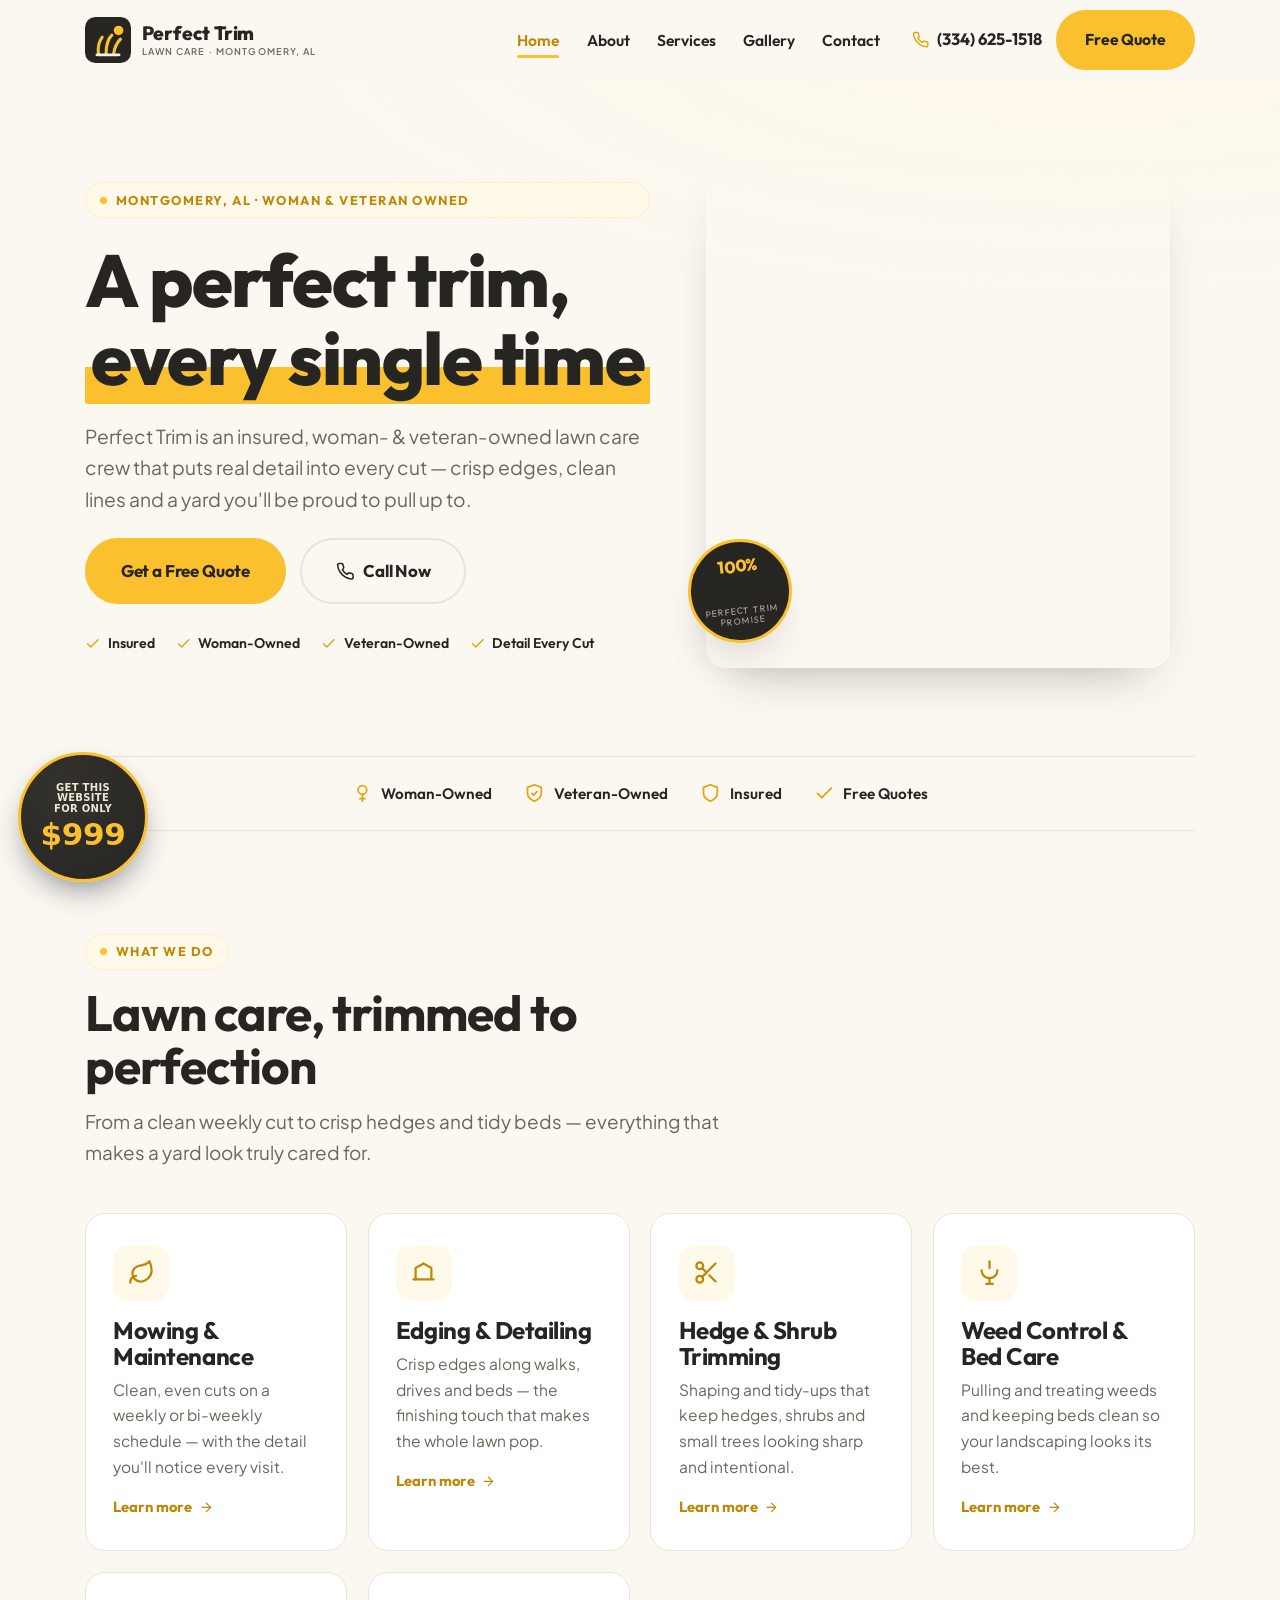
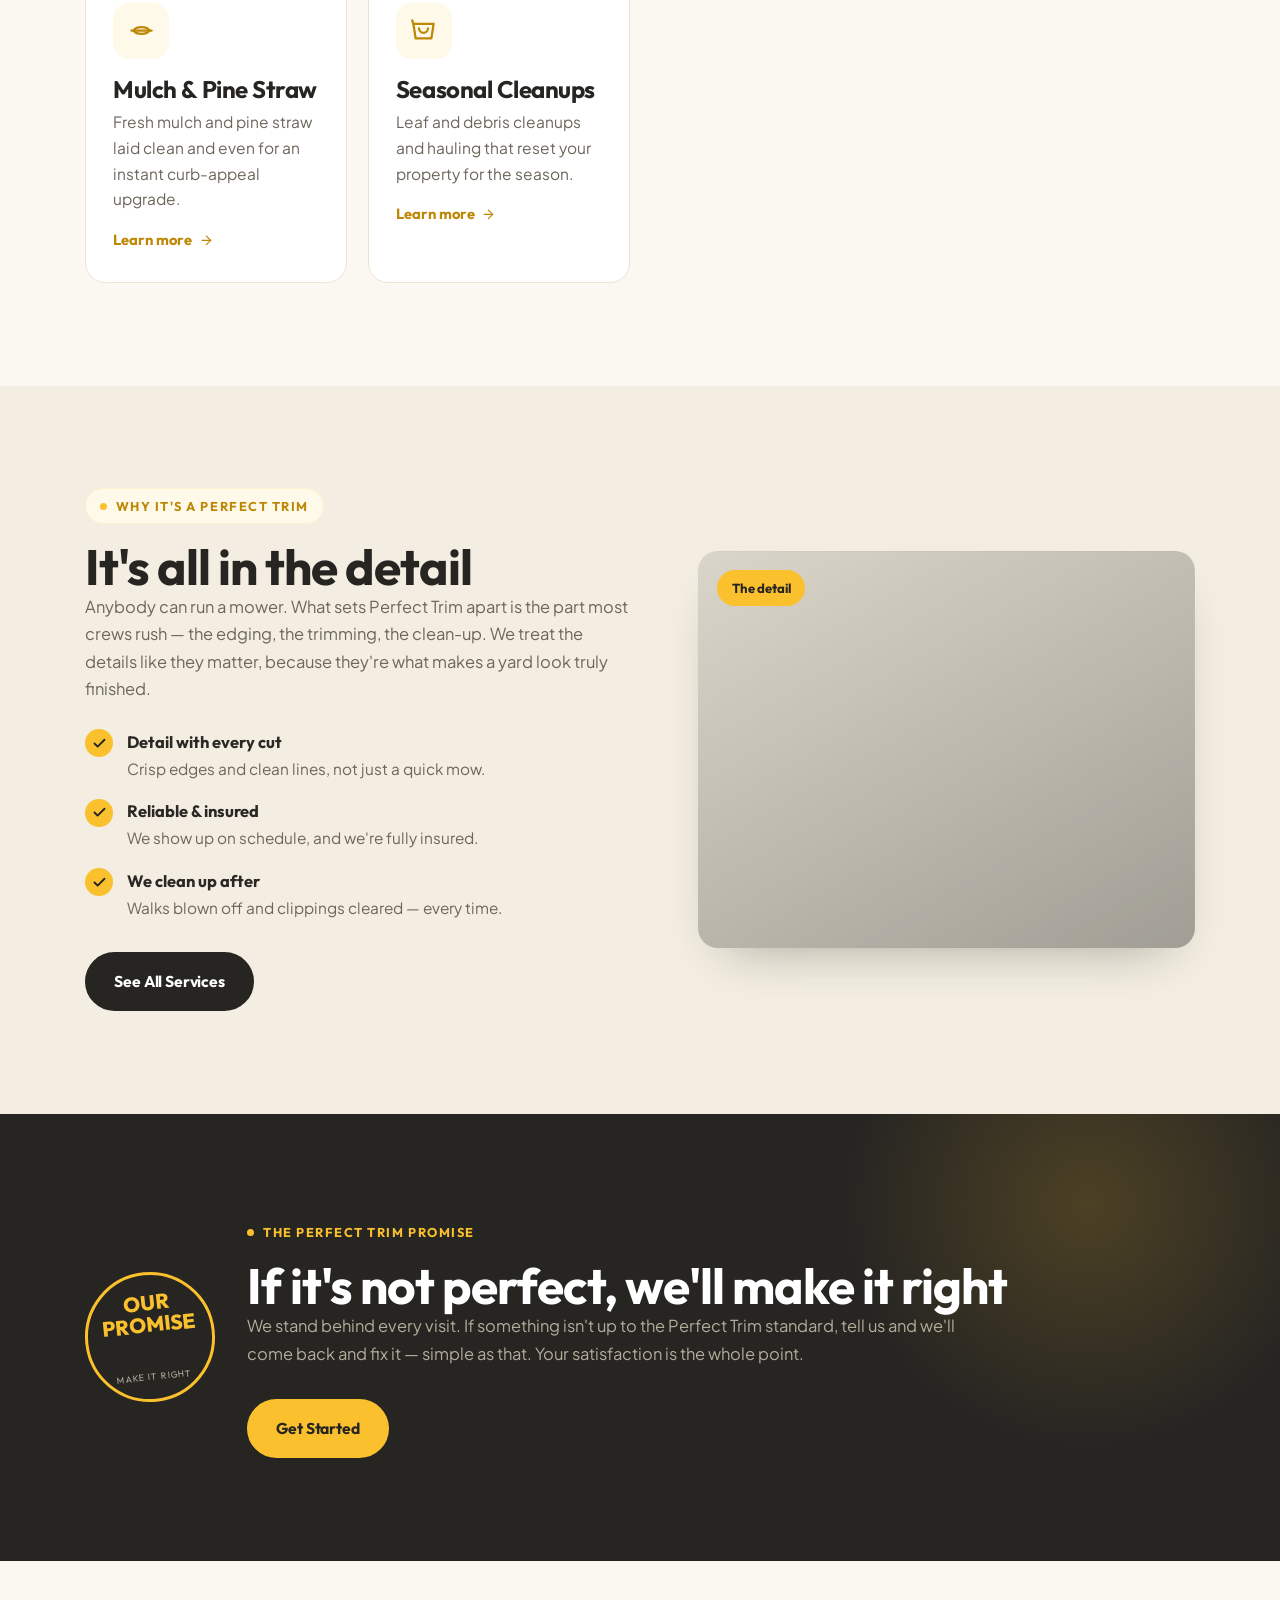
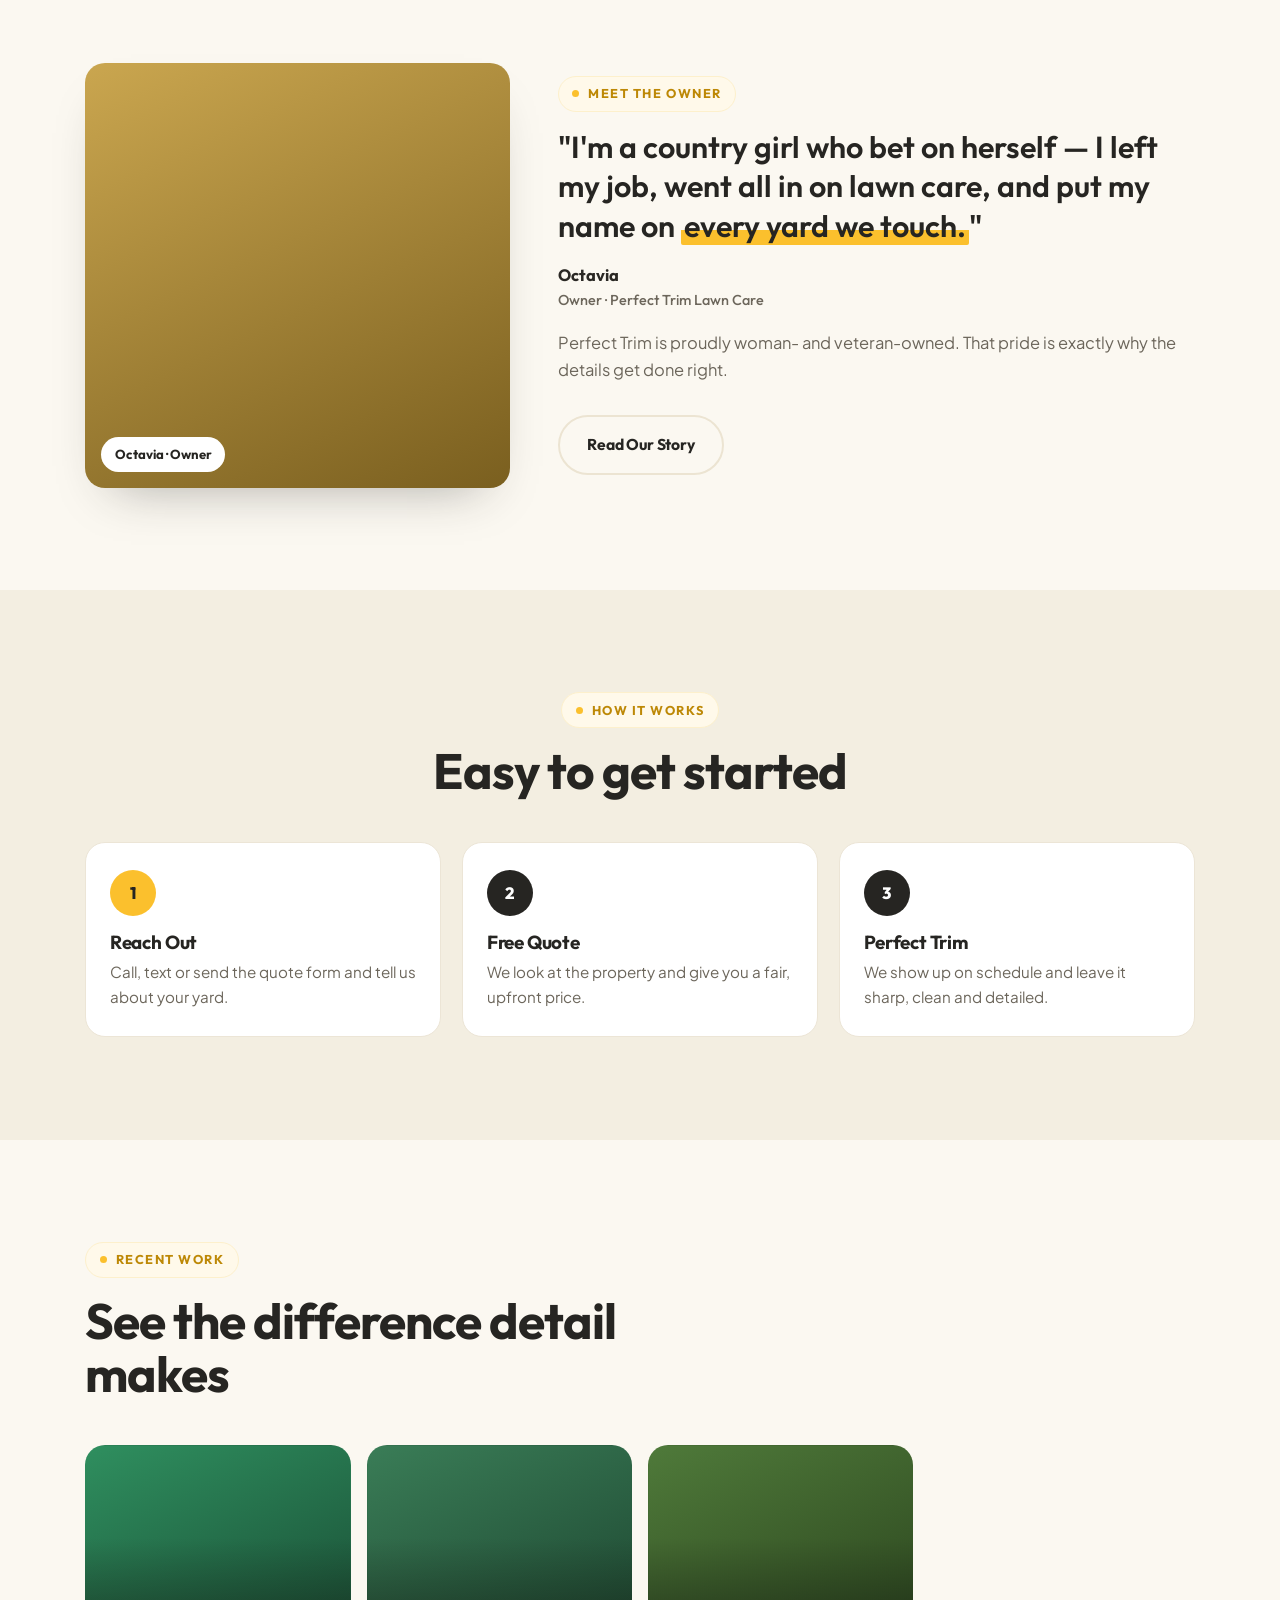
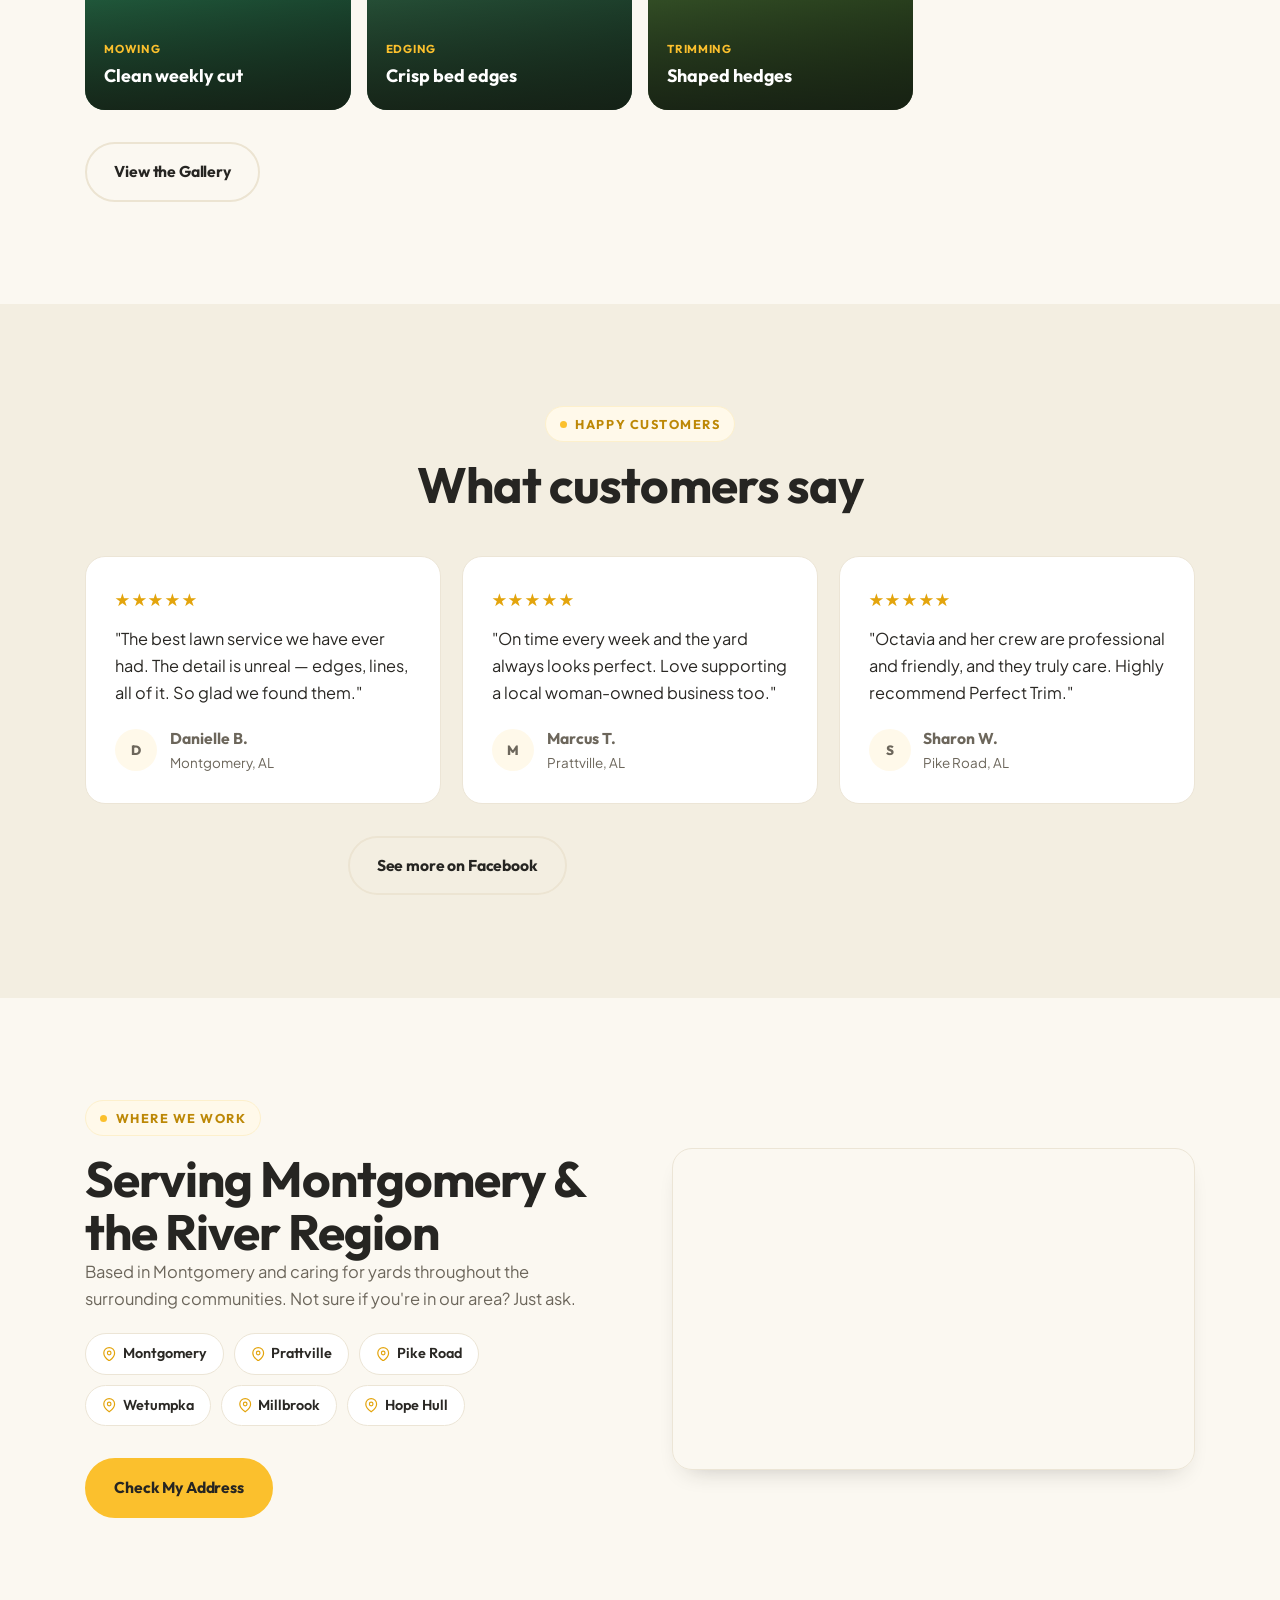
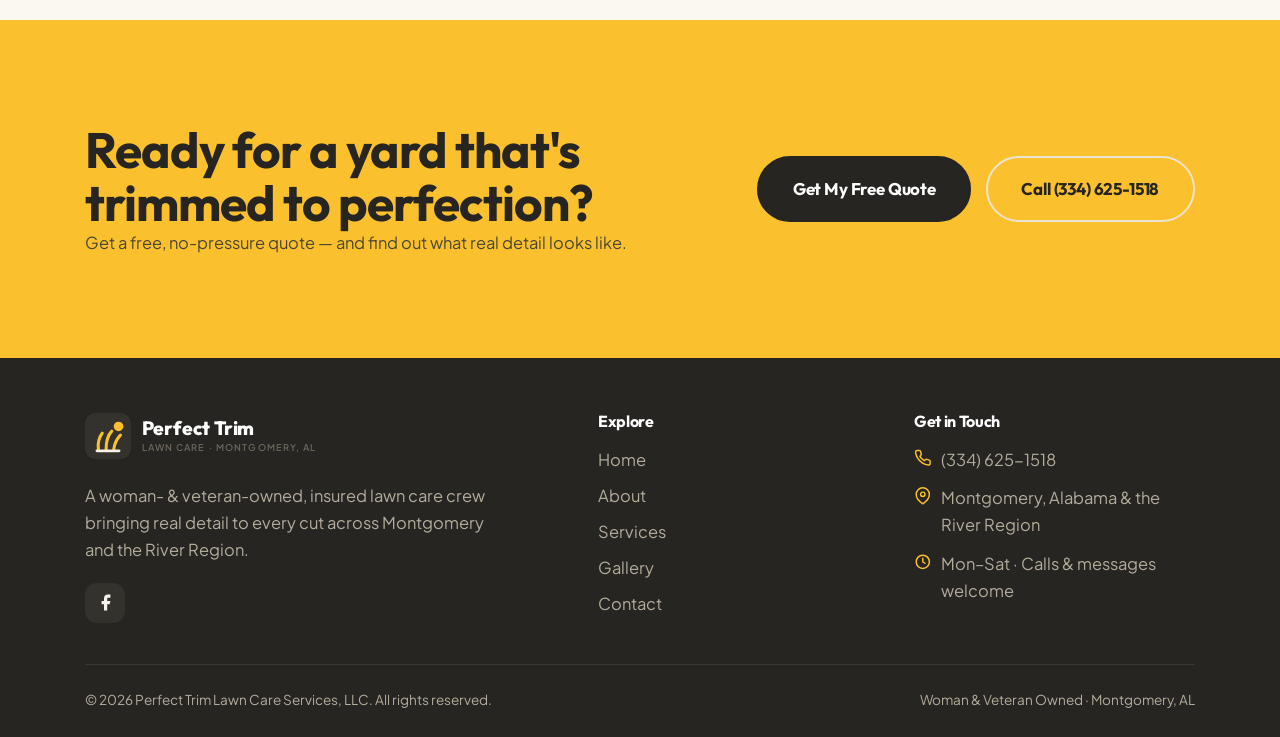
<file: index.html>
<!DOCTYPE html>
<html lang="en" class="no-js">
<head>
  <meta charset="UTF-8" />
  <meta name="viewport" content="width=device-width, initial-scale=1.0" />
  <title>Perfect Trim Lawn Care Services | Montgomery, AL — Woman &amp; Veteran Owned</title>
  <meta name="description" content="Perfect Trim Lawn Care Services is a woman & veteran-owned, insured lawn care crew in Montgomery, AL. Mowing, edging, trimming, beds & cleanups — detail with every cut. Free quotes: (334) 625-1518." />
  <meta name="theme-color" content="#fbc02d" />
  <link rel="canonical" href="https://perfecttrimlawncare.example/" />

  <meta property="og:title" content="Perfect Trim Lawn Care Services — Montgomery, AL" />
  <meta property="og:description" content="A perfect trim, every time. Woman & veteran-owned, insured lawn care serving Montgomery & the River Region." />
  <meta property="og:type" content="website" />
  <meta property="og:locale" content="en_US" />

  <link rel="icon" href="assets/icons/favicon.svg" type="image/svg+xml" />
  <link rel="preconnect" href="https://fonts.googleapis.com" />
  <link rel="preconnect" href="https://fonts.gstatic.com" crossorigin />
  <link href="https://fonts.googleapis.com/css2?family=Outfit:wght@500;600;700;800&family=Plus+Jakarta+Sans:wght@400;500;600;700&display=swap" rel="stylesheet" />
  <link rel="stylesheet" href="css/style.css" />

  <script type="application/ld+json">
  {
    "@context": "https://schema.org",
    "@type": "LandscapingBusiness",
    "name": "Perfect Trim Lawn Care Services, LLC",
    "telephone": "+1-334-625-1518",
    "address": { "@type": "PostalAddress", "addressLocality": "Montgomery", "addressRegion": "AL", "addressCountry": "US" },
    "areaServed": "Montgomery & the River Region, Alabama",
    "sameAs": ["https://www.facebook.com/PerfectTrimLLC/"],
    "description": "Woman & veteran-owned, insured lawn care serving Montgomery and the River Region — mowing, edging, trimming, beds and cleanups."
  }
  </script>
</head>
<body>
  <a class="skip-link" href="#main">Skip to content</a>

  <!-- ===================== HEADER ===================== -->
  <header class="header">
    <div class="container">
      <nav class="nav" aria-label="Primary">
        <a href="index.html" class="logo" aria-label="Perfect Trim Lawn Care — home">
          <svg class="logo__mark" viewBox="0 0 48 48" aria-hidden="true">
            <rect width="48" height="48" rx="11" fill="#262522"/>
            <circle cx="35" cy="14" r="5" fill="#fbc02d"/>
            <g fill="none" stroke="#fbc02d" stroke-width="3.2" stroke-linecap="round"><path d="M14 38 C 13 30, 15 25, 18 21"/><path d="M22 38 C 22 28, 24 23, 28 19"/><path d="M30 38 C 31 30, 34 26, 37 23"/></g>
            <rect x="11" y="38" width="26" height="3" rx="1.5" fill="#f6f2e9"/>
          </svg>
          <span class="logo__name">Perfect Trim<small>Lawn Care · Montgomery, AL</small></span>
        </a>
        <div class="nav__menu" id="nav-menu">
          <ul class="nav__links">
            <li><a class="nav__link" href="index.html">Home</a></li>
            <li><a class="nav__link" href="about.html">About</a></li>
            <li><a class="nav__link" href="services.html">Services</a></li>
            <li><a class="nav__link" href="gallery.html">Gallery</a></li>
            <li><a class="nav__link" href="contact.html">Contact</a></li>
          </ul>
          <div class="nav__actions">
            <a href="tel:+13346251518" class="nav__phone" aria-label="Call (334) 625-1518">
              <svg viewBox="0 0 24 24" fill="none" stroke="currentColor" stroke-width="2" stroke-linecap="round" stroke-linejoin="round" aria-hidden="true"><path d="M22 16.92v3a2 2 0 0 1-2.18 2 19.79 19.79 0 0 1-8.63-3.07 19.5 19.5 0 0 1-6-6 19.79 19.79 0 0 1-3.07-8.67A2 2 0 0 1 4.11 2h3a2 2 0 0 1 2 1.72c.13.96.36 1.9.7 2.81a2 2 0 0 1-.45 2.11L8.09 9.91a16 16 0 0 0 6 6l1.27-1.27a2 2 0 0 1 2.11-.45c.91.34 1.85.57 2.81.7A2 2 0 0 1 22 16.92Z"/></svg>
              (334) 625-1518
            </a>
            <a href="contact.html" class="btn">Free Quote</a>
          </div>
        </div>
        <button class="nav__toggle" aria-label="Toggle menu" aria-controls="nav-menu" aria-expanded="false"><span></span></button>
      </nav>
    </div>
  </header>
  <div class="nav-scrim" aria-hidden="true"></div>

  <main id="main">

    <!-- ===================== HERO ===================== -->
    <section class="hero">
      <div class="container hero__inner">
        <div class="hero__copy">
          <span class="eyebrow reveal">Montgomery, AL · Woman &amp; Veteran Owned</span>
          <h1 class="reveal" data-delay="1">A perfect trim, <span class="hl-mark">every single time</span></h1>
          <p class="hero__lead reveal" data-delay="2">Perfect Trim is an insured, woman- &amp; veteran-owned lawn care crew that puts real detail into every cut — crisp edges, clean lines and a yard you'll be proud to pull up to.</p>
          <div class="hero__actions reveal" data-delay="3">
            <a href="contact.html" class="btn btn--lg">Get a Free Quote</a>
            <a href="tel:+13346251518" class="btn btn--ghost btn--lg">
              <svg viewBox="0 0 24 24" fill="none" stroke="currentColor" stroke-width="2" stroke-linecap="round" stroke-linejoin="round" aria-hidden="true"><path d="M22 16.92v3a2 2 0 0 1-2.18 2 19.79 19.79 0 0 1-8.63-3.07 19.5 19.5 0 0 1-6-6 19.79 19.79 0 0 1-3.07-8.67A2 2 0 0 1 4.11 2h3a2 2 0 0 1 2 1.72c.13.96.36 1.9.7 2.81a2 2 0 0 1-.45 2.11L8.09 9.91a16 16 0 0 0 6 6l1.27-1.27a2 2 0 0 1 2.11-.45c.91.34 1.85.57 2.81.7A2 2 0 0 1 22 16.92Z"/></svg>
              Call Now
            </a>
          </div>
          <div class="hero__chips reveal" data-delay="3">
            <span class="hero__chip"><svg viewBox="0 0 24 24" fill="none" stroke="currentColor" stroke-width="2.2" stroke-linecap="round" stroke-linejoin="round"><polyline points="20 6 9 17 4 12"/></svg>Insured</span>
            <span class="hero__chip"><svg viewBox="0 0 24 24" fill="none" stroke="currentColor" stroke-width="2.2" stroke-linecap="round" stroke-linejoin="round"><polyline points="20 6 9 17 4 12"/></svg>Woman-Owned</span>
            <span class="hero__chip"><svg viewBox="0 0 24 24" fill="none" stroke="currentColor" stroke-width="2.2" stroke-linecap="round" stroke-linejoin="round"><polyline points="20 6 9 17 4 12"/></svg>Veteran-Owned</span>
            <span class="hero__chip"><svg viewBox="0 0 24 24" fill="none" stroke="currentColor" stroke-width="2.2" stroke-linecap="round" stroke-linejoin="round"><polyline points="20 6 9 17 4 12"/></svg>Detail Every Cut</span>
          </div>
        </div>
        <div class="hero__visual reveal" data-delay="2">
          <!-- Replace background with a real freshly-trimmed lawn photo -->
          <div class="hero__img" role="img" aria-label="A freshly trimmed, detailed lawn"></div>
          <span class="hero__seal"><span class="seal"><b>100%</b><small>Perfect Trim Promise</small></span></span>
        </div>
      </div>
    </section>

    <!-- ===================== TRUST BAR ===================== -->
    <div class="container">
      <div class="trustbar">
        <span class="trustbar__item"><svg viewBox="0 0 24 24" fill="none" stroke="currentColor" stroke-width="2" stroke-linecap="round" stroke-linejoin="round"><circle cx="12" cy="8" r="5"/><path d="M12 13v8M9 18h6"/></svg>Woman-Owned</span>
        <span class="trustbar__item"><svg viewBox="0 0 24 24" fill="none" stroke="currentColor" stroke-width="2" stroke-linecap="round" stroke-linejoin="round"><path d="M12 2 4 5v6c0 5 3.4 8.5 8 10 4.6-1.5 8-5 8-10V5l-8-3Z"/><path d="m9 12 2 2 4-4"/></svg>Veteran-Owned</span>
        <span class="trustbar__item"><svg viewBox="0 0 24 24" fill="none" stroke="currentColor" stroke-width="2" stroke-linecap="round" stroke-linejoin="round"><path d="M12 2 4 5v6c0 5 3.4 8.5 8 10 4.6-1.5 8-5 8-10V5l-8-3Z"/></svg>Insured</span>
        <span class="trustbar__item"><svg viewBox="0 0 24 24" fill="none" stroke="currentColor" stroke-width="2" stroke-linecap="round" stroke-linejoin="round"><path d="M20 6 9 17l-5-5"/></svg>Free Quotes</span>
      </div>
    </div>

    <!-- ===================== SERVICES ===================== -->
    <section class="section" aria-labelledby="svc-h">
      <div class="container">
        <div class="section-head reveal">
          <span class="eyebrow">What We Do</span>
          <h2 id="svc-h" style="margin-top:1rem">Lawn care, trimmed to perfection</h2>
          <p class="lead">From a clean weekly cut to crisp hedges and tidy beds — everything that makes a yard look truly cared for.</p>
        </div>
        <div class="cards">
          <article class="card reveal">
            <div class="card__ic"><svg viewBox="0 0 24 24" fill="none" stroke="currentColor" stroke-width="2" stroke-linecap="round" stroke-linejoin="round"><path d="M11 20A7 7 0 0 1 9.8 6.1C15.5 5 17 4.48 19 2c1 2 2 4.18 2 8 0 5.5-4.78 10-10 10Z"/><path d="M2 21c0-3 1.85-5.36 5.08-6"/></svg></div>
            <h3>Mowing &amp; Maintenance</h3>
            <p>Clean, even cuts on a weekly or bi-weekly schedule — with the detail you'll notice every visit.</p>
            <a href="services.html#mowing" class="card__link">Learn more <svg viewBox="0 0 24 24" fill="none" stroke="currentColor" stroke-width="2" stroke-linecap="round" stroke-linejoin="round"><line x1="5" y1="12" x2="19" y2="12"/><polyline points="12 5 19 12 12 19"/></svg></a>
          </article>
          <article class="card reveal" data-delay="1">
            <div class="card__ic"><svg viewBox="0 0 24 24" fill="none" stroke="currentColor" stroke-width="2" stroke-linecap="round" stroke-linejoin="round"><path d="M3 18h18"/><path d="M5 18V8l7-4 7 4v10"/></svg></div>
            <h3>Edging &amp; Detailing</h3>
            <p>Crisp edges along walks, drives and beds — the finishing touch that makes the whole lawn pop.</p>
            <a href="services.html#edging" class="card__link">Learn more <svg viewBox="0 0 24 24" fill="none" stroke="currentColor" stroke-width="2" stroke-linecap="round" stroke-linejoin="round"><line x1="5" y1="12" x2="19" y2="12"/><polyline points="12 5 19 12 12 19"/></svg></a>
          </article>
          <article class="card reveal" data-delay="2">
            <div class="card__ic"><svg viewBox="0 0 24 24" fill="none" stroke="currentColor" stroke-width="2" stroke-linecap="round" stroke-linejoin="round"><circle cx="6" cy="6" r="3"/><circle cx="6" cy="18" r="3"/><line x1="20" y1="4" x2="8.12" y2="15.88"/><line x1="14.47" y1="14.48" x2="20" y2="20"/><line x1="8.12" y1="8.12" x2="12" y2="12"/></svg></div>
            <h3>Hedge &amp; Shrub Trimming</h3>
            <p>Shaping and tidy-ups that keep hedges, shrubs and small trees looking sharp and intentional.</p>
            <a href="services.html#trimming" class="card__link">Learn more <svg viewBox="0 0 24 24" fill="none" stroke="currentColor" stroke-width="2" stroke-linecap="round" stroke-linejoin="round"><line x1="5" y1="12" x2="19" y2="12"/><polyline points="12 5 19 12 12 19"/></svg></a>
          </article>
          <article class="card reveal">
            <div class="card__ic"><svg viewBox="0 0 24 24" fill="none" stroke="currentColor" stroke-width="2" stroke-linecap="round" stroke-linejoin="round"><path d="M12 2v6"/><path d="M5 10c0 4 3 7 7 7s7-3 7-7"/><path d="M9 22h6M12 17v5"/></svg></div>
            <h3>Weed Control &amp; Bed Care</h3>
            <p>Pulling and treating weeds and keeping beds clean so your landscaping looks its best.</p>
            <a href="services.html#weeds" class="card__link">Learn more <svg viewBox="0 0 24 24" fill="none" stroke="currentColor" stroke-width="2" stroke-linecap="round" stroke-linejoin="round"><line x1="5" y1="12" x2="19" y2="12"/><polyline points="12 5 19 12 12 19"/></svg></a>
          </article>
          <article class="card reveal" data-delay="1">
            <div class="card__ic"><svg viewBox="0 0 24 24" fill="none" stroke="currentColor" stroke-width="2" stroke-linecap="round" stroke-linejoin="round"><path d="M3 12h18"/><path d="M5 12c2-4 12-4 14 0"/><path d="M5 12c2 4 12 4 14 0"/></svg></div>
            <h3>Mulch &amp; Pine Straw</h3>
            <p>Fresh mulch and pine straw laid clean and even for an instant curb-appeal upgrade.</p>
            <a href="services.html#mulch" class="card__link">Learn more <svg viewBox="0 0 24 24" fill="none" stroke="currentColor" stroke-width="2" stroke-linecap="round" stroke-linejoin="round"><line x1="5" y1="12" x2="19" y2="12"/><polyline points="12 5 19 12 12 19"/></svg></a>
          </article>
          <article class="card reveal" data-delay="2">
            <div class="card__ic"><svg viewBox="0 0 24 24" fill="none" stroke="currentColor" stroke-width="2" stroke-linecap="round" stroke-linejoin="round"><path d="M3 6h18l-2 13H5L3 6z"/><path d="M3 6 2 3"/><path d="M16 10a4 4 0 0 1-8 0"/></svg></div>
            <h3>Seasonal Cleanups</h3>
            <p>Leaf and debris cleanups and hauling that reset your property for the season.</p>
            <a href="services.html#cleanups" class="card__link">Learn more <svg viewBox="0 0 24 24" fill="none" stroke="currentColor" stroke-width="2" stroke-linecap="round" stroke-linejoin="round"><line x1="5" y1="12" x2="19" y2="12"/><polyline points="12 5 19 12 12 19"/></svg></a>
          </article>
        </div>
      </div>
    </section>

    <!-- ===================== FEATURE ===================== -->
    <section class="section section--cream" aria-labelledby="feat-h">
      <div class="container split split--media-right">
        <div class="reveal">
          <span class="eyebrow">Why It's a Perfect Trim</span>
          <h2 id="feat-h" style="margin-top:1rem">It's all in the detail</h2>
          <p class="muted">Anybody can run a mower. What sets Perfect Trim apart is the part most crews rush — the edging, the trimming, the clean-up. We treat the details like they matter, because they're what makes a yard look truly finished.</p>
          <ul class="checks">
            <li><span class="tick"><svg viewBox="0 0 24 24" fill="none" stroke="currentColor" stroke-width="3" stroke-linecap="round" stroke-linejoin="round"><polyline points="20 6 9 17 4 12"/></svg></span><span><b>Detail with every cut</b><span class="t">Crisp edges and clean lines, not just a quick mow.</span></span></li>
            <li><span class="tick"><svg viewBox="0 0 24 24" fill="none" stroke="currentColor" stroke-width="3" stroke-linecap="round" stroke-linejoin="round"><polyline points="20 6 9 17 4 12"/></svg></span><span><b>Reliable &amp; insured</b><span class="t">We show up on schedule, and we're fully insured.</span></span></li>
            <li><span class="tick"><svg viewBox="0 0 24 24" fill="none" stroke="currentColor" stroke-width="3" stroke-linecap="round" stroke-linejoin="round"><polyline points="20 6 9 17 4 12"/></svg></span><span><b>We clean up after</b><span class="t">Walks blown off and clippings cleared — every time.</span></span></li>
          </ul>
          <a href="services.html" class="btn btn--dark mt-2">See All Services</a>
        </div>
        <div class="feature__media reveal" data-delay="1" style="background-image:linear-gradient(150deg,rgba(38,37,34,.12),rgba(38,37,34,.40)),url('https://images.unsplash.com/photo-1549448046-b89e7214060d?w=1200&q=70&auto=format&fit=crop');background-size:cover;background-position:center">
          <!-- Replace background with a real edging / detail photo -->
          <span class="pill">The detail</span>
        </div>
      </div>
    </section>

    <!-- ===================== PROMISE ===================== -->
    <section class="section promise">
      <div class="container promise__inner">
        <div class="reveal" style="text-align:center">
          <span class="seal"><b>OUR<br>PROMISE</b><small>Make it right</small></span>
        </div>
        <div class="reveal" data-delay="1">
          <span class="eyebrow eyebrow--plain" style="color:var(--sun)">The Perfect Trim Promise</span>
          <h2 style="margin-top:1rem">If it's not perfect, we'll make it right</h2>
          <p>We stand behind every visit. If something isn't up to the Perfect Trim standard, tell us and we'll come back and fix it — simple as that. Your satisfaction is the whole point.</p>
          <a href="contact.html" class="btn mt-2">Get Started</a>
        </div>
      </div>
    </section>

    <!-- ===================== OWNER ===================== -->
    <section class="section" aria-labelledby="owner-h">
      <div class="container owner">
        <div class="owner__photo reveal">
          <!-- Replace background with a real photo of Octavia / the crew -->
          <span class="pill">Octavia · Owner</span>
        </div>
        <div class="reveal" data-delay="1">
          <span class="eyebrow">Meet the Owner</span>
          <p class="owner__quote" id="owner-h" style="margin-top:1rem">"I'm a country girl who bet on herself — I left my job, went all in on lawn care, and put my name on <span class="hl-mark">every yard we touch.</span>"</p>
          <p class="owner__by">Octavia<span>Owner · Perfect Trim Lawn Care</span></p>
          <p class="muted" style="margin-top:1rem">Perfect Trim is proudly woman- and veteran-owned. That pride is exactly why the details get done right.</p>
          <a href="about.html" class="btn btn--ghost mt-2">Read Our Story</a>
        </div>
      </div>
    </section>

    <!-- ===================== PROCESS ===================== -->
    <section class="section section--cream" aria-labelledby="how-h">
      <div class="container">
        <div class="section-head section-head--center reveal">
          <span class="eyebrow eyebrow--center">How It Works</span>
          <h2 id="how-h" style="margin-top:1rem">Easy to get started</h2>
        </div>
        <div class="steps">
          <div class="step reveal"><div class="step__n">1</div><h3>Reach Out</h3><p>Call, text or send the quote form and tell us about your yard.</p></div>
          <div class="step reveal" data-delay="1"><div class="step__n">2</div><h3>Free Quote</h3><p>We look at the property and give you a fair, upfront price.</p></div>
          <div class="step reveal" data-delay="2"><div class="step__n">3</div><h3>Perfect Trim</h3><p>We show up on schedule and leave it sharp, clean and detailed.</p></div>
        </div>
      </div>
    </section>

    <!-- ===================== GALLERY TEASER ===================== -->
    <section class="section" aria-labelledby="work-h">
      <div class="container">
        <div class="section-head reveal">
          <span class="eyebrow">Recent Work</span>
          <h2 id="work-h" style="margin-top:1rem">See the difference detail makes</h2>
        </div>
        <!-- Placeholder tiles — replace each tile's background with a real photo -->
        <div class="gallery reveal">
          <article class="tile g-1"><span class="tile__cat">Mowing</span><span class="tile__title">Clean weekly cut</span></article>
          <article class="tile g-2"><span class="tile__cat">Edging</span><span class="tile__title">Crisp bed edges</span></article>
          <article class="tile g-3"><span class="tile__cat">Trimming</span><span class="tile__title">Shaped hedges</span></article>
        </div>
        <p class="mt-2"><a href="gallery.html" class="btn btn--ghost">View the Gallery</a></p>
      </div>
    </section>

    <!-- ===================== REVIEWS ===================== -->
    <!-- PLACEHOLDER reviews — Perfect Trim has real reviews on Facebook; swap those in before launch. -->
    <section class="section section--cream" aria-labelledby="rev-h">
      <div class="container">
        <div class="section-head section-head--center reveal">
          <span class="eyebrow eyebrow--center">Happy Customers</span>
          <h2 id="rev-h" style="margin-top:1rem">What customers say</h2>
        </div>
        <div class="reviews">
          <figure class="review reveal">
            <div class="review__stars" aria-label="5 out of 5 stars">★★★★★</div>
            <blockquote><p>"The best lawn service we have ever had. The detail is unreal — edges, lines, all of it. So glad we found them."</p></blockquote>
            <figcaption class="review__by"><span class="review__av">D</span><span><b>Danielle B.</b><span>Montgomery, AL</span></span></figcaption>
          </figure>
          <figure class="review reveal" data-delay="1">
            <div class="review__stars" aria-label="5 out of 5 stars">★★★★★</div>
            <blockquote><p>"On time every week and the yard always looks perfect. Love supporting a local woman-owned business too."</p></blockquote>
            <figcaption class="review__by"><span class="review__av">M</span><span><b>Marcus T.</b><span>Prattville, AL</span></span></figcaption>
          </figure>
          <figure class="review reveal" data-delay="2">
            <div class="review__stars" aria-label="5 out of 5 stars">★★★★★</div>
            <blockquote><p>"Octavia and her crew are professional and friendly, and they truly care. Highly recommend Perfect Trim."</p></blockquote>
            <figcaption class="review__by"><span class="review__av">S</span><span><b>Sharon W.</b><span>Pike Road, AL</span></span></figcaption>
          </figure>
        </div>
        <p class="text-center mt-2"><a href="https://www.facebook.com/PerfectTrimLLC/" class="btn btn--ghost" target="_blank" rel="noopener">See more on Facebook</a></p>
      </div>
    </section>

    <!-- ===================== SERVICE AREA ===================== -->
    <section class="section" aria-labelledby="area-h">
      <div class="container split">
        <div class="reveal">
          <span class="eyebrow">Where We Work</span>
          <h2 id="area-h" style="margin-top:1rem">Serving Montgomery &amp; the River Region</h2>
          <p class="muted">Based in Montgomery and caring for yards throughout the surrounding communities. Not sure if you're in our area? Just ask.</p>
          <div class="area__chips">
            <span class="area__chip"><svg viewBox="0 0 24 24" fill="none" stroke="currentColor" stroke-width="2"><path d="M21 10c0 7-9 13-9 13s-9-6-9-13a9 9 0 0 1 18 0Z"/><circle cx="12" cy="10" r="3"/></svg>Montgomery</span>
            <span class="area__chip"><svg viewBox="0 0 24 24" fill="none" stroke="currentColor" stroke-width="2"><path d="M21 10c0 7-9 13-9 13s-9-6-9-13a9 9 0 0 1 18 0Z"/><circle cx="12" cy="10" r="3"/></svg>Prattville</span>
            <span class="area__chip"><svg viewBox="0 0 24 24" fill="none" stroke="currentColor" stroke-width="2"><path d="M21 10c0 7-9 13-9 13s-9-6-9-13a9 9 0 0 1 18 0Z"/><circle cx="12" cy="10" r="3"/></svg>Pike Road</span>
            <span class="area__chip"><svg viewBox="0 0 24 24" fill="none" stroke="currentColor" stroke-width="2"><path d="M21 10c0 7-9 13-9 13s-9-6-9-13a9 9 0 0 1 18 0Z"/><circle cx="12" cy="10" r="3"/></svg>Wetumpka</span>
            <span class="area__chip"><svg viewBox="0 0 24 24" fill="none" stroke="currentColor" stroke-width="2"><path d="M21 10c0 7-9 13-9 13s-9-6-9-13a9 9 0 0 1 18 0Z"/><circle cx="12" cy="10" r="3"/></svg>Millbrook</span>
            <span class="area__chip"><svg viewBox="0 0 24 24" fill="none" stroke="currentColor" stroke-width="2"><path d="M21 10c0 7-9 13-9 13s-9-6-9-13a9 9 0 0 1 18 0Z"/><circle cx="12" cy="10" r="3"/></svg>Hope Hull</span>
          </div>
          <a href="contact.html" class="btn mt-2">Check My Address</a>
        </div>
        <div class="area__map reveal" data-delay="1">
          <iframe title="Perfect Trim Lawn Care service area — Montgomery, Alabama"
            src="https://www.google.com/maps?q=Montgomery,%20Alabama&output=embed"
            loading="lazy" referrerpolicy="no-referrer-when-downgrade"></iframe>
        </div>
      </div>
    </section>

    <!-- ===================== CTA ===================== -->
    <section class="section cta">
      <div class="container cta__inner">
        <div class="reveal">
          <h2>Ready for a yard that's trimmed to perfection?</h2>
          <p>Get a free, no-pressure quote — and find out what real detail looks like.</p>
        </div>
        <div class="hero__actions reveal" data-delay="1">
          <a href="contact.html" class="btn btn--dark btn--lg">Get My Free Quote</a>
          <a href="tel:+13346251518" class="btn btn--ghost btn--lg">Call (334) 625-1518</a>
        </div>
      </div>
    </section>
  </main>

  <!-- ===================== FOOTER ===================== -->
  <footer class="footer">
    <div class="container">
      <div class="footer__grid">
        <div class="footer__about">
          <a href="index.html" class="logo" aria-label="Perfect Trim Lawn Care — home">
            <svg class="logo__mark" viewBox="0 0 48 48" aria-hidden="true">
              <rect width="48" height="48" rx="11" fill="#34322d"/>
              <circle cx="35" cy="14" r="5" fill="#fbc02d"/>
              <g fill="none" stroke="#fbc02d" stroke-width="3.2" stroke-linecap="round"><path d="M14 38 C 13 30, 15 25, 18 21"/><path d="M22 38 C 22 28, 24 23, 28 19"/><path d="M30 38 C 31 30, 34 26, 37 23"/></g>
              <rect x="11" y="38" width="26" height="3" rx="1.5" fill="#f6f2e9"/>
            </svg>
            <span class="logo__name">Perfect Trim<small>Lawn Care · Montgomery, AL</small></span>
          </a>
          <p>A woman- &amp; veteran-owned, insured lawn care crew bringing real detail to every cut across Montgomery and the River Region.</p>
          <div class="footer__social">
            <a href="https://www.facebook.com/PerfectTrimLLC/" target="_blank" rel="noopener" aria-label="Perfect Trim on Facebook"><svg viewBox="0 0 24 24" fill="currentColor"><path d="M18 2h-3a5 5 0 0 0-5 5v3H7v4h3v8h4v-8h3l1-4h-4V7a1 1 0 0 1 1-1h3z"/></svg></a>
          </div>
        </div>
        <div>
          <h4>Explore</h4>
          <ul class="footer__links">
            <li><a href="index.html">Home</a></li>
            <li><a href="about.html">About</a></li>
            <li><a href="services.html">Services</a></li>
            <li><a href="gallery.html">Gallery</a></li>
            <li><a href="contact.html">Contact</a></li>
          </ul>
        </div>
        <div>
          <h4>Get in Touch</h4>
          <ul class="footer__contact">
            <li><svg viewBox="0 0 24 24" fill="none" stroke="currentColor" stroke-width="2" stroke-linecap="round" stroke-linejoin="round"><path d="M22 16.92v3a2 2 0 0 1-2.18 2 19.79 19.79 0 0 1-8.63-3.07 19.5 19.5 0 0 1-6-6 19.79 19.79 0 0 1-3.07-8.67A2 2 0 0 1 4.11 2h3a2 2 0 0 1 2 1.72c.13.96.36 1.9.7 2.81a2 2 0 0 1-.45 2.11L8.09 9.91a16 16 0 0 0 6 6l1.27-1.27a2 2 0 0 1 2.11-.45c.91.34 1.85.57 2.81.7A2 2 0 0 1 22 16.92Z"/></svg><a href="tel:+13346251518">(334) 625-1518</a></li>
            <li><svg viewBox="0 0 24 24" fill="none" stroke="currentColor" stroke-width="2" stroke-linecap="round" stroke-linejoin="round"><path d="M21 10c0 7-9 13-9 13s-9-6-9-13a9 9 0 0 1 18 0Z"/><circle cx="12" cy="10" r="3"/></svg><span>Montgomery, Alabama &amp; the River Region</span></li>
            <li><svg viewBox="0 0 24 24" fill="none" stroke="currentColor" stroke-width="2" stroke-linecap="round" stroke-linejoin="round"><circle cx="12" cy="12" r="9"/><polyline points="12 7 12 12 15 14"/></svg><span>Mon–Sat · Calls &amp; messages welcome</span></li>
          </ul>
        </div>
      </div>
      <div class="footer__bottom">
        <span>&copy; <span id="year">2026</span> Perfect Trim Lawn Care Services, LLC. All rights reserved.</span>
        <span>Woman &amp; Veteran Owned · Montgomery, AL</span>
      </div>
    </div>
  </footer>

  <button class="to-top" aria-label="Back to top"><svg viewBox="0 0 24 24" fill="none" stroke="currentColor" stroke-width="2.4" stroke-linecap="round" stroke-linejoin="round" width="20" height="20"><polyline points="18 15 12 9 6 15"/></svg></button>

  <nav class="callbar" aria-label="Quick actions">
    <a href="tel:+13346251518"><svg viewBox="0 0 24 24" fill="none" stroke="currentColor" stroke-width="2" stroke-linecap="round" stroke-linejoin="round"><path d="M22 16.92v3a2 2 0 0 1-2.18 2 19.79 19.79 0 0 1-8.63-3.07 19.5 19.5 0 0 1-6-6 19.79 19.79 0 0 1-3.07-8.67A2 2 0 0 1 4.11 2h3a2 2 0 0 1 2 1.72c.13.96.36 1.9.7 2.81a2 2 0 0 1-.45 2.11L8.09 9.91a16 16 0 0 0 6 6l1.27-1.27a2 2 0 0 1 2.11-.45c.91.34 1.85.57 2.81.7A2 2 0 0 1 22 16.92Z"/></svg>Call Now</a>
    <a href="contact.html"><svg viewBox="0 0 24 24" fill="none" stroke="currentColor" stroke-width="2" stroke-linecap="round" stroke-linejoin="round"><path d="M14 2H6a2 2 0 0 0-2 2v16a2 2 0 0 0 2 2h12a2 2 0 0 0 2-2V8z"/><polyline points="14 2 14 8 20 8"/></svg>Free Quote</a>
  </nav>

  <script src="js/main.js" defer></script>

  <!-- aurora-cta : agency upsell button -->
  <a class="aurora-cta" href="https://auroraadv.co/?tab=wizard" target="_blank" rel="noopener" aria-label="Get this website for only $999 — built by Aurora">
    <span class="aurora-cta__top">Get this website<br>for only</span>
    <span class="aurora-cta__price">$999</span>
  </a>
  <style>
  .aurora-cta{position:fixed;left:18px;bottom:18px;z-index:58;width:130px;height:130px;border-radius:50%;display:flex;flex-direction:column;align-items:center;justify-content:center;text-align:center;gap:3px;padding:8px;background:radial-gradient(circle at 32% 26%,#34322d,#262522);color:#fff;text-decoration:none;border:3px solid #fbc02d;box-shadow:0 14px 32px -10px rgba(15,23,42,.55);font-family:system-ui,-apple-system,"Segoe UI",Roboto,sans-serif;line-height:1.08;transition:transform .2s ease,box-shadow .2s ease;}
  .aurora-cta:hover{transform:translateY(-3px) scale(1.05);box-shadow:0 20px 40px -10px rgba(15,23,42,.6);}
  .aurora-cta:focus-visible{outline:3px solid #fbc02d;outline-offset:3px;}
  .aurora-cta__top{font-size:10px;font-weight:700;letter-spacing:.03em;text-transform:uppercase;color:#efe7d6;}
  .aurora-cta__price{font-size:31px;font-weight:800;color:#fbc02d;letter-spacing:-.01em;}
  @media (max-width:760px){.aurora-cta{width:106px;height:106px;left:12px;bottom:68px;border-width:2px;}.aurora-cta__top{font-size:8.5px;}.aurora-cta__price{font-size:25px;}}
  @media (prefers-reduced-motion:reduce){.aurora-cta{transition:none;}}
  </style>
</body>
</html>
</file>
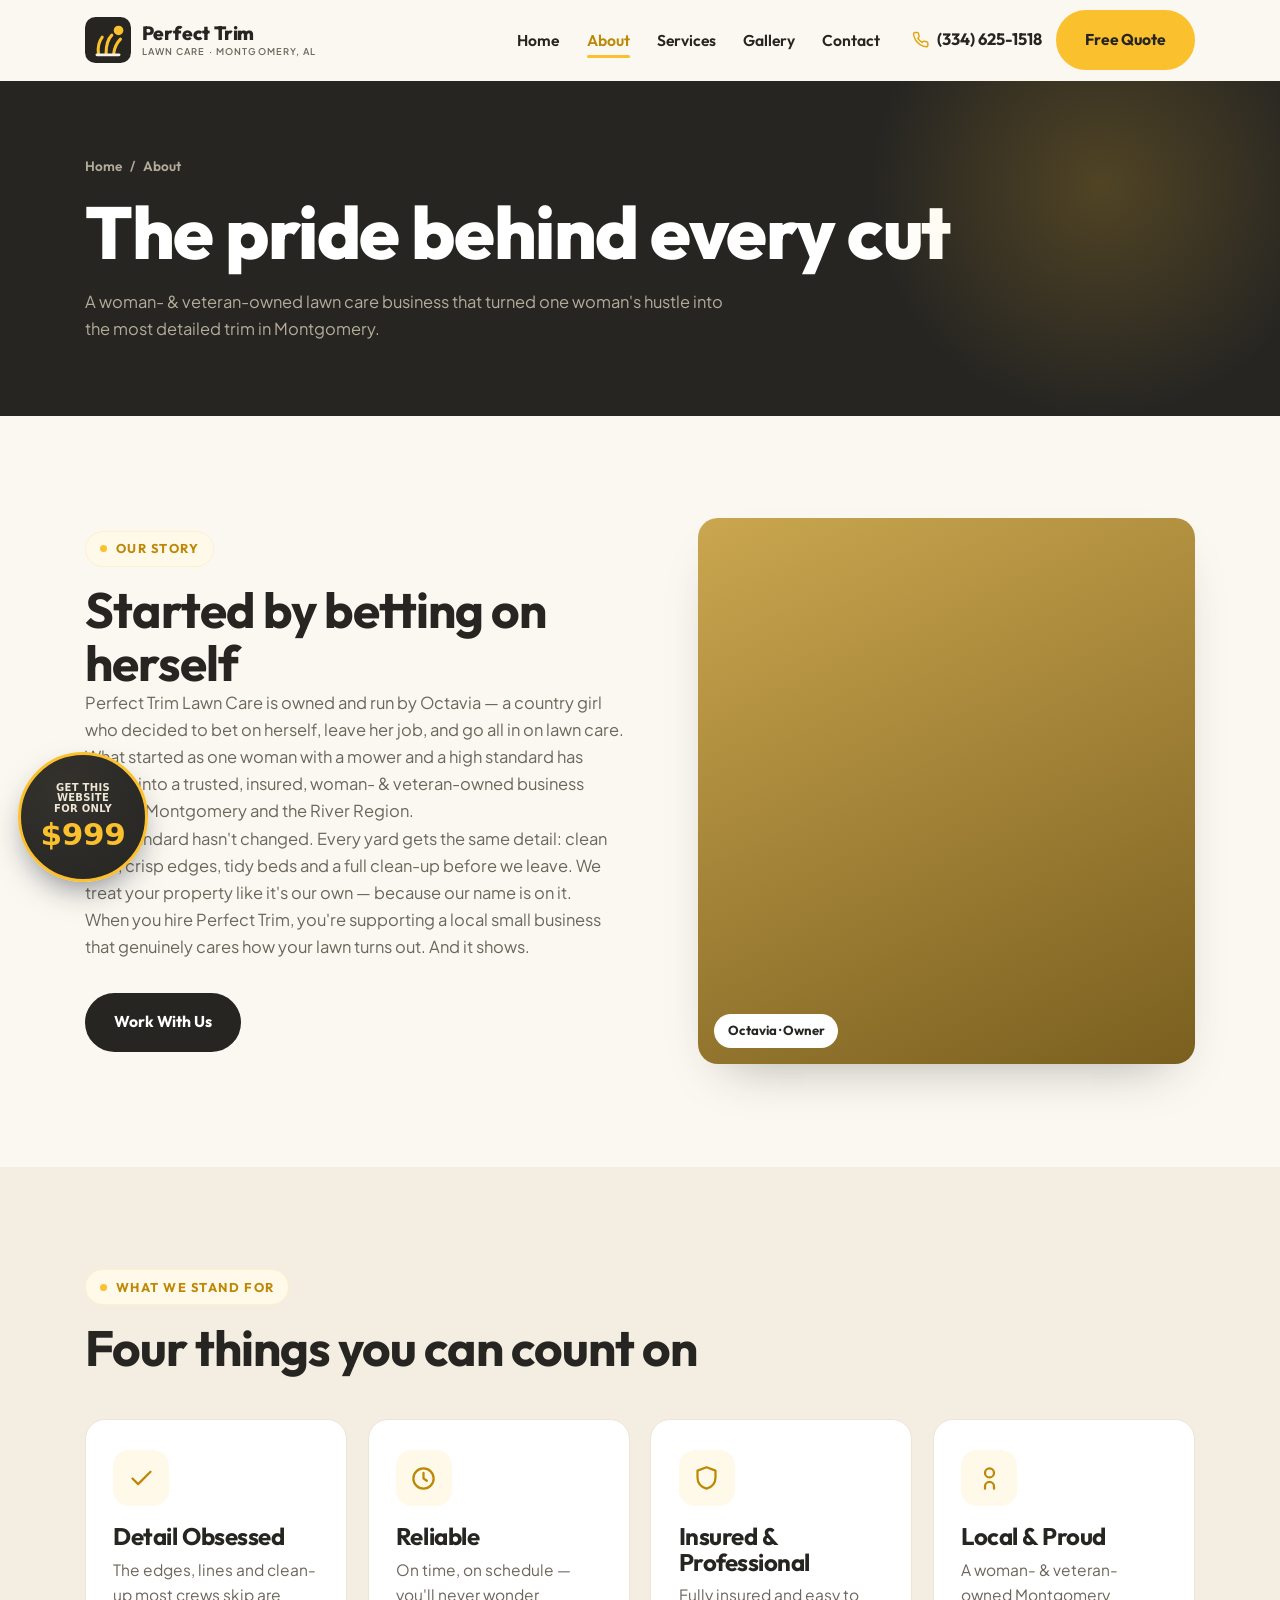
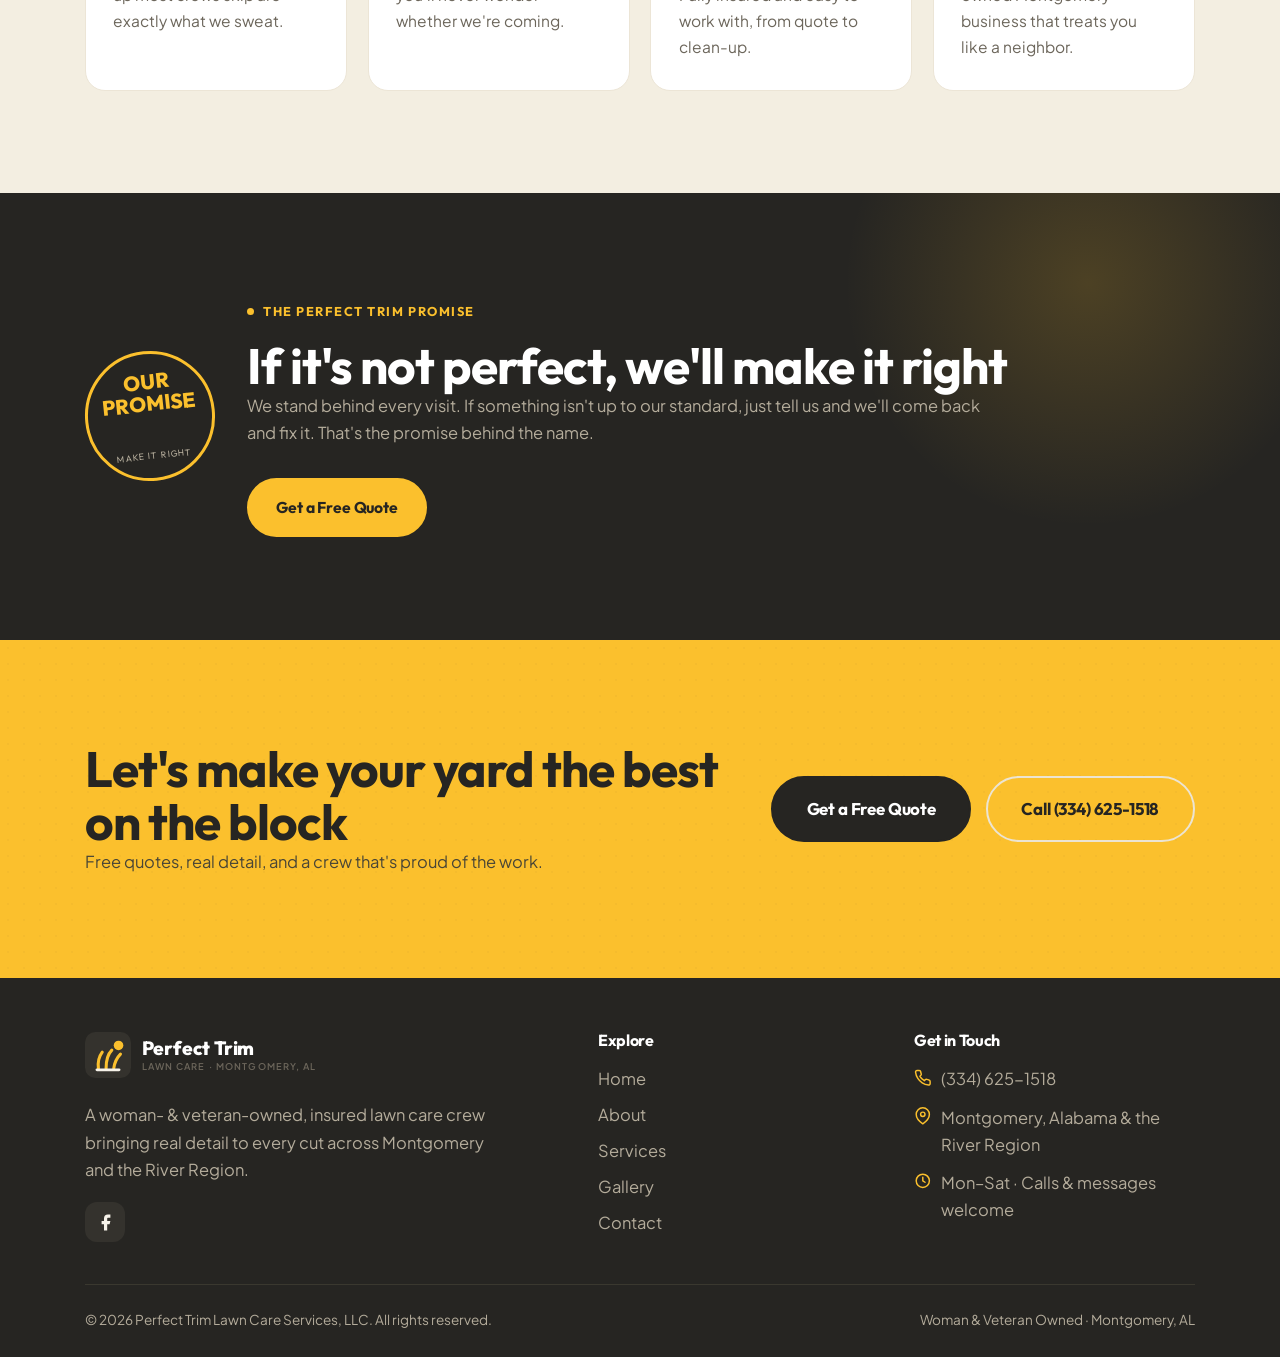
<file: about.html>
<!DOCTYPE html>
<html lang="en" class="no-js">
<head>
  <meta charset="UTF-8" />
  <meta name="viewport" content="width=device-width, initial-scale=1.0" />
  <title>About | Perfect Trim Lawn Care Services — Montgomery, AL</title>
  <meta name="description" content="Perfect Trim Lawn Care is a woman- & veteran-owned, insured lawn care business in Montgomery, AL, founded by Octavia. Meet the owner and the standard behind every cut." />
  <meta name="theme-color" content="#fbc02d" />
  <link rel="icon" href="assets/icons/favicon.svg" type="image/svg+xml" />
  <link rel="preconnect" href="https://fonts.googleapis.com" />
  <link rel="preconnect" href="https://fonts.gstatic.com" crossorigin />
  <link href="https://fonts.googleapis.com/css2?family=Outfit:wght@500;600;700;800&family=Plus+Jakarta+Sans:wght@400;500;600;700&display=swap" rel="stylesheet" />
  <link rel="stylesheet" href="css/style.css" />
</head>
<body>
  <a class="skip-link" href="#main">Skip to content</a>

  <header class="header">
    <div class="container">
      <nav class="nav" aria-label="Primary">
        <a href="index.html" class="logo" aria-label="Perfect Trim Lawn Care — home">
          <svg class="logo__mark" viewBox="0 0 48 48" aria-hidden="true">
            <rect width="48" height="48" rx="11" fill="#262522"/>
            <circle cx="35" cy="14" r="5" fill="#fbc02d"/>
            <g fill="none" stroke="#fbc02d" stroke-width="3.2" stroke-linecap="round"><path d="M14 38 C 13 30, 15 25, 18 21"/><path d="M22 38 C 22 28, 24 23, 28 19"/><path d="M30 38 C 31 30, 34 26, 37 23"/></g>
            <rect x="11" y="38" width="26" height="3" rx="1.5" fill="#f6f2e9"/>
          </svg>
          <span class="logo__name">Perfect Trim<small>Lawn Care · Montgomery, AL</small></span>
        </a>
        <div class="nav__menu" id="nav-menu">
          <ul class="nav__links">
            <li><a class="nav__link" href="index.html">Home</a></li>
            <li><a class="nav__link" href="about.html">About</a></li>
            <li><a class="nav__link" href="services.html">Services</a></li>
            <li><a class="nav__link" href="gallery.html">Gallery</a></li>
            <li><a class="nav__link" href="contact.html">Contact</a></li>
          </ul>
          <div class="nav__actions">
            <a href="tel:+13346251518" class="nav__phone" aria-label="Call (334) 625-1518">
              <svg viewBox="0 0 24 24" fill="none" stroke="currentColor" stroke-width="2" stroke-linecap="round" stroke-linejoin="round" aria-hidden="true"><path d="M22 16.92v3a2 2 0 0 1-2.18 2 19.79 19.79 0 0 1-8.63-3.07 19.5 19.5 0 0 1-6-6 19.79 19.79 0 0 1-3.07-8.67A2 2 0 0 1 4.11 2h3a2 2 0 0 1 2 1.72c.13.96.36 1.9.7 2.81a2 2 0 0 1-.45 2.11L8.09 9.91a16 16 0 0 0 6 6l1.27-1.27a2 2 0 0 1 2.11-.45c.91.34 1.85.57 2.81.7A2 2 0 0 1 22 16.92Z"/></svg>
              (334) 625-1518
            </a>
            <a href="contact.html" class="btn">Free Quote</a>
          </div>
        </div>
        <button class="nav__toggle" aria-label="Toggle menu" aria-controls="nav-menu" aria-expanded="false"><span></span></button>
      </nav>
    </div>
  </header>
  <div class="nav-scrim" aria-hidden="true"></div>

  <main id="main">
    <section class="pagehero">
      <div class="container pagehero__inner">
        <nav class="crumbs" aria-label="Breadcrumb"><a href="index.html">Home</a> / <span>About</span></nav>
        <h1>The pride behind every cut</h1>
        <p>A woman- &amp; veteran-owned lawn care business that turned one woman's hustle into the most detailed trim in Montgomery.</p>
      </div>
    </section>

    <!-- STORY -->
    <section class="section">
      <div class="container split split--media-right">
        <div class="reveal">
          <span class="eyebrow">Our Story</span>
          <h2 style="margin-top:1rem">Started by betting on herself</h2>
          <p class="muted">Perfect Trim Lawn Care is owned and run by Octavia — a country girl who decided to bet on herself, leave her job, and go all in on lawn care. What started as one woman with a mower and a high standard has grown into a trusted, insured, woman- &amp; veteran-owned business serving Montgomery and the River Region.</p>
          <p class="muted">That standard hasn't changed. Every yard gets the same detail: clean cuts, crisp edges, tidy beds and a full clean-up before we leave. We treat your property like it's our own — because our name is on it.</p>
          <p class="muted">When you hire Perfect Trim, you're supporting a local small business that genuinely cares how your lawn turns out. And it shows.</p>
          <a href="contact.html" class="btn btn--dark mt-2">Work With Us</a>
        </div>
        <div class="owner__photo reveal" data-delay="1" style="aspect-ratio:4/4.4">
          <!-- Replace background with a real photo of Octavia / the crew -->
          <span class="pill">Octavia · Owner</span>
        </div>
      </div>
    </section>

    <!-- VALUES -->
    <section class="section section--cream">
      <div class="container">
        <div class="section-head reveal">
          <span class="eyebrow">What We Stand For</span>
          <h2 style="margin-top:1rem">Four things you can count on</h2>
        </div>
        <div class="cards">
          <article class="card reveal">
            <div class="card__ic"><svg viewBox="0 0 24 24" fill="none" stroke="currentColor" stroke-width="2" stroke-linecap="round" stroke-linejoin="round"><polyline points="20 6 9 17 4 12"/></svg></div>
            <h3>Detail Obsessed</h3>
            <p>The edges, lines and clean-up most crews skip are exactly what we sweat.</p>
          </article>
          <article class="card reveal" data-delay="1">
            <div class="card__ic"><svg viewBox="0 0 24 24" fill="none" stroke="currentColor" stroke-width="2" stroke-linecap="round" stroke-linejoin="round"><circle cx="12" cy="12" r="9"/><polyline points="12 7 12 12 15 14"/></svg></div>
            <h3>Reliable</h3>
            <p>On time, on schedule — you'll never wonder whether we're coming.</p>
          </article>
          <article class="card reveal" data-delay="2">
            <div class="card__ic"><svg viewBox="0 0 24 24" fill="none" stroke="currentColor" stroke-width="2" stroke-linecap="round" stroke-linejoin="round"><path d="M12 2 4 5v6c0 5 3.4 8.5 8 10 4.6-1.5 8-5 8-10V5l-8-3Z"/></svg></div>
            <h3>Insured &amp; Professional</h3>
            <p>Fully insured and easy to work with, from quote to clean-up.</p>
          </article>
          <article class="card reveal" data-delay="3">
            <div class="card__ic"><svg viewBox="0 0 24 24" fill="none" stroke="currentColor" stroke-width="2" stroke-linecap="round" stroke-linejoin="round"><path d="M16 21v-2a4 4 0 0 0-8 0v2"/><circle cx="12" cy="7" r="4"/></svg></div>
            <h3>Local &amp; Proud</h3>
            <p>A woman- &amp; veteran-owned Montgomery business that treats you like a neighbor.</p>
          </article>
        </div>
      </div>
    </section>

    <!-- PROMISE -->
    <section class="section promise">
      <div class="container promise__inner">
        <div class="reveal" style="text-align:center">
          <span class="seal"><b>OUR<br>PROMISE</b><small>Make it right</small></span>
        </div>
        <div class="reveal" data-delay="1">
          <span class="eyebrow eyebrow--plain" style="color:var(--sun)">The Perfect Trim Promise</span>
          <h2 style="margin-top:1rem">If it's not perfect, we'll make it right</h2>
          <p>We stand behind every visit. If something isn't up to our standard, just tell us and we'll come back and fix it. That's the promise behind the name.</p>
          <a href="contact.html" class="btn mt-2">Get a Free Quote</a>
        </div>
      </div>
    </section>

    <!-- CTA -->
    <section class="section cta">
      <div class="container cta__inner">
        <div class="reveal">
          <h2>Let's make your yard the best on the block</h2>
          <p>Free quotes, real detail, and a crew that's proud of the work.</p>
        </div>
        <div class="hero__actions reveal" data-delay="1">
          <a href="contact.html" class="btn btn--dark btn--lg">Get a Free Quote</a>
          <a href="tel:+13346251518" class="btn btn--ghost btn--lg">Call (334) 625-1518</a>
        </div>
      </div>
    </section>
  </main>

  <footer class="footer">
    <div class="container">
      <div class="footer__grid">
        <div class="footer__about">
          <a href="index.html" class="logo" aria-label="Perfect Trim Lawn Care — home">
            <svg class="logo__mark" viewBox="0 0 48 48" aria-hidden="true">
              <rect width="48" height="48" rx="11" fill="#34322d"/>
              <circle cx="35" cy="14" r="5" fill="#fbc02d"/>
              <g fill="none" stroke="#fbc02d" stroke-width="3.2" stroke-linecap="round"><path d="M14 38 C 13 30, 15 25, 18 21"/><path d="M22 38 C 22 28, 24 23, 28 19"/><path d="M30 38 C 31 30, 34 26, 37 23"/></g>
              <rect x="11" y="38" width="26" height="3" rx="1.5" fill="#f6f2e9"/>
            </svg>
            <span class="logo__name">Perfect Trim<small>Lawn Care · Montgomery, AL</small></span>
          </a>
          <p>A woman- &amp; veteran-owned, insured lawn care crew bringing real detail to every cut across Montgomery and the River Region.</p>
          <div class="footer__social">
            <a href="https://www.facebook.com/PerfectTrimLLC/" target="_blank" rel="noopener" aria-label="Perfect Trim on Facebook"><svg viewBox="0 0 24 24" fill="currentColor"><path d="M18 2h-3a5 5 0 0 0-5 5v3H7v4h3v8h4v-8h3l1-4h-4V7a1 1 0 0 1 1-1h3z"/></svg></a>
          </div>
        </div>
        <div>
          <h4>Explore</h4>
          <ul class="footer__links">
            <li><a href="index.html">Home</a></li>
            <li><a href="about.html">About</a></li>
            <li><a href="services.html">Services</a></li>
            <li><a href="gallery.html">Gallery</a></li>
            <li><a href="contact.html">Contact</a></li>
          </ul>
        </div>
        <div>
          <h4>Get in Touch</h4>
          <ul class="footer__contact">
            <li><svg viewBox="0 0 24 24" fill="none" stroke="currentColor" stroke-width="2" stroke-linecap="round" stroke-linejoin="round"><path d="M22 16.92v3a2 2 0 0 1-2.18 2 19.79 19.79 0 0 1-8.63-3.07 19.5 19.5 0 0 1-6-6 19.79 19.79 0 0 1-3.07-8.67A2 2 0 0 1 4.11 2h3a2 2 0 0 1 2 1.72c.13.96.36 1.9.7 2.81a2 2 0 0 1-.45 2.11L8.09 9.91a16 16 0 0 0 6 6l1.27-1.27a2 2 0 0 1 2.11-.45c.91.34 1.85.57 2.81.7A2 2 0 0 1 22 16.92Z"/></svg><a href="tel:+13346251518">(334) 625-1518</a></li>
            <li><svg viewBox="0 0 24 24" fill="none" stroke="currentColor" stroke-width="2" stroke-linecap="round" stroke-linejoin="round"><path d="M21 10c0 7-9 13-9 13s-9-6-9-13a9 9 0 0 1 18 0Z"/><circle cx="12" cy="10" r="3"/></svg><span>Montgomery, Alabama &amp; the River Region</span></li>
            <li><svg viewBox="0 0 24 24" fill="none" stroke="currentColor" stroke-width="2" stroke-linecap="round" stroke-linejoin="round"><circle cx="12" cy="12" r="9"/><polyline points="12 7 12 12 15 14"/></svg><span>Mon–Sat · Calls &amp; messages welcome</span></li>
          </ul>
        </div>
      </div>
      <div class="footer__bottom">
        <span>&copy; <span id="year">2026</span> Perfect Trim Lawn Care Services, LLC. All rights reserved.</span>
        <span>Woman &amp; Veteran Owned · Montgomery, AL</span>
      </div>
    </div>
  </footer>

  <button class="to-top" aria-label="Back to top"><svg viewBox="0 0 24 24" fill="none" stroke="currentColor" stroke-width="2.4" stroke-linecap="round" stroke-linejoin="round" width="20" height="20"><polyline points="18 15 12 9 6 15"/></svg></button>
  <nav class="callbar" aria-label="Quick actions">
    <a href="tel:+13346251518"><svg viewBox="0 0 24 24" fill="none" stroke="currentColor" stroke-width="2" stroke-linecap="round" stroke-linejoin="round"><path d="M22 16.92v3a2 2 0 0 1-2.18 2 19.79 19.79 0 0 1-8.63-3.07 19.5 19.5 0 0 1-6-6 19.79 19.79 0 0 1-3.07-8.67A2 2 0 0 1 4.11 2h3a2 2 0 0 1 2 1.72c.13.96.36 1.9.7 2.81a2 2 0 0 1-.45 2.11L8.09 9.91a16 16 0 0 0 6 6l1.27-1.27a2 2 0 0 1 2.11-.45c.91.34 1.85.57 2.81.7A2 2 0 0 1 22 16.92Z"/></svg>Call Now</a>
    <a href="contact.html"><svg viewBox="0 0 24 24" fill="none" stroke="currentColor" stroke-width="2" stroke-linecap="round" stroke-linejoin="round"><path d="M14 2H6a2 2 0 0 0-2 2v16a2 2 0 0 0 2 2h12a2 2 0 0 0 2-2V8z"/><polyline points="14 2 14 8 20 8"/></svg>Free Quote</a>
  </nav>

  <script src="js/main.js" defer></script>

  <!-- aurora-cta : agency upsell button -->
  <a class="aurora-cta" href="https://auroraadv.co/?tab=wizard" target="_blank" rel="noopener" aria-label="Get this website for only $999 — built by Aurora">
    <span class="aurora-cta__top">Get this website<br>for only</span>
    <span class="aurora-cta__price">$999</span>
  </a>
  <style>
  .aurora-cta{position:fixed;left:18px;bottom:18px;z-index:58;width:130px;height:130px;border-radius:50%;display:flex;flex-direction:column;align-items:center;justify-content:center;text-align:center;gap:3px;padding:8px;background:radial-gradient(circle at 32% 26%,#34322d,#262522);color:#fff;text-decoration:none;border:3px solid #fbc02d;box-shadow:0 14px 32px -10px rgba(15,23,42,.55);font-family:system-ui,-apple-system,"Segoe UI",Roboto,sans-serif;line-height:1.08;transition:transform .2s ease,box-shadow .2s ease;}
  .aurora-cta:hover{transform:translateY(-3px) scale(1.05);box-shadow:0 20px 40px -10px rgba(15,23,42,.6);}
  .aurora-cta:focus-visible{outline:3px solid #fbc02d;outline-offset:3px;}
  .aurora-cta__top{font-size:10px;font-weight:700;letter-spacing:.03em;text-transform:uppercase;color:#efe7d6;}
  .aurora-cta__price{font-size:31px;font-weight:800;color:#fbc02d;letter-spacing:-.01em;}
  @media (max-width:760px){.aurora-cta{width:106px;height:106px;left:12px;bottom:68px;border-width:2px;}.aurora-cta__top{font-size:8.5px;}.aurora-cta__price{font-size:25px;}}
  @media (prefers-reduced-motion:reduce){.aurora-cta{transition:none;}}
  </style>
</body>
</html>
</file>
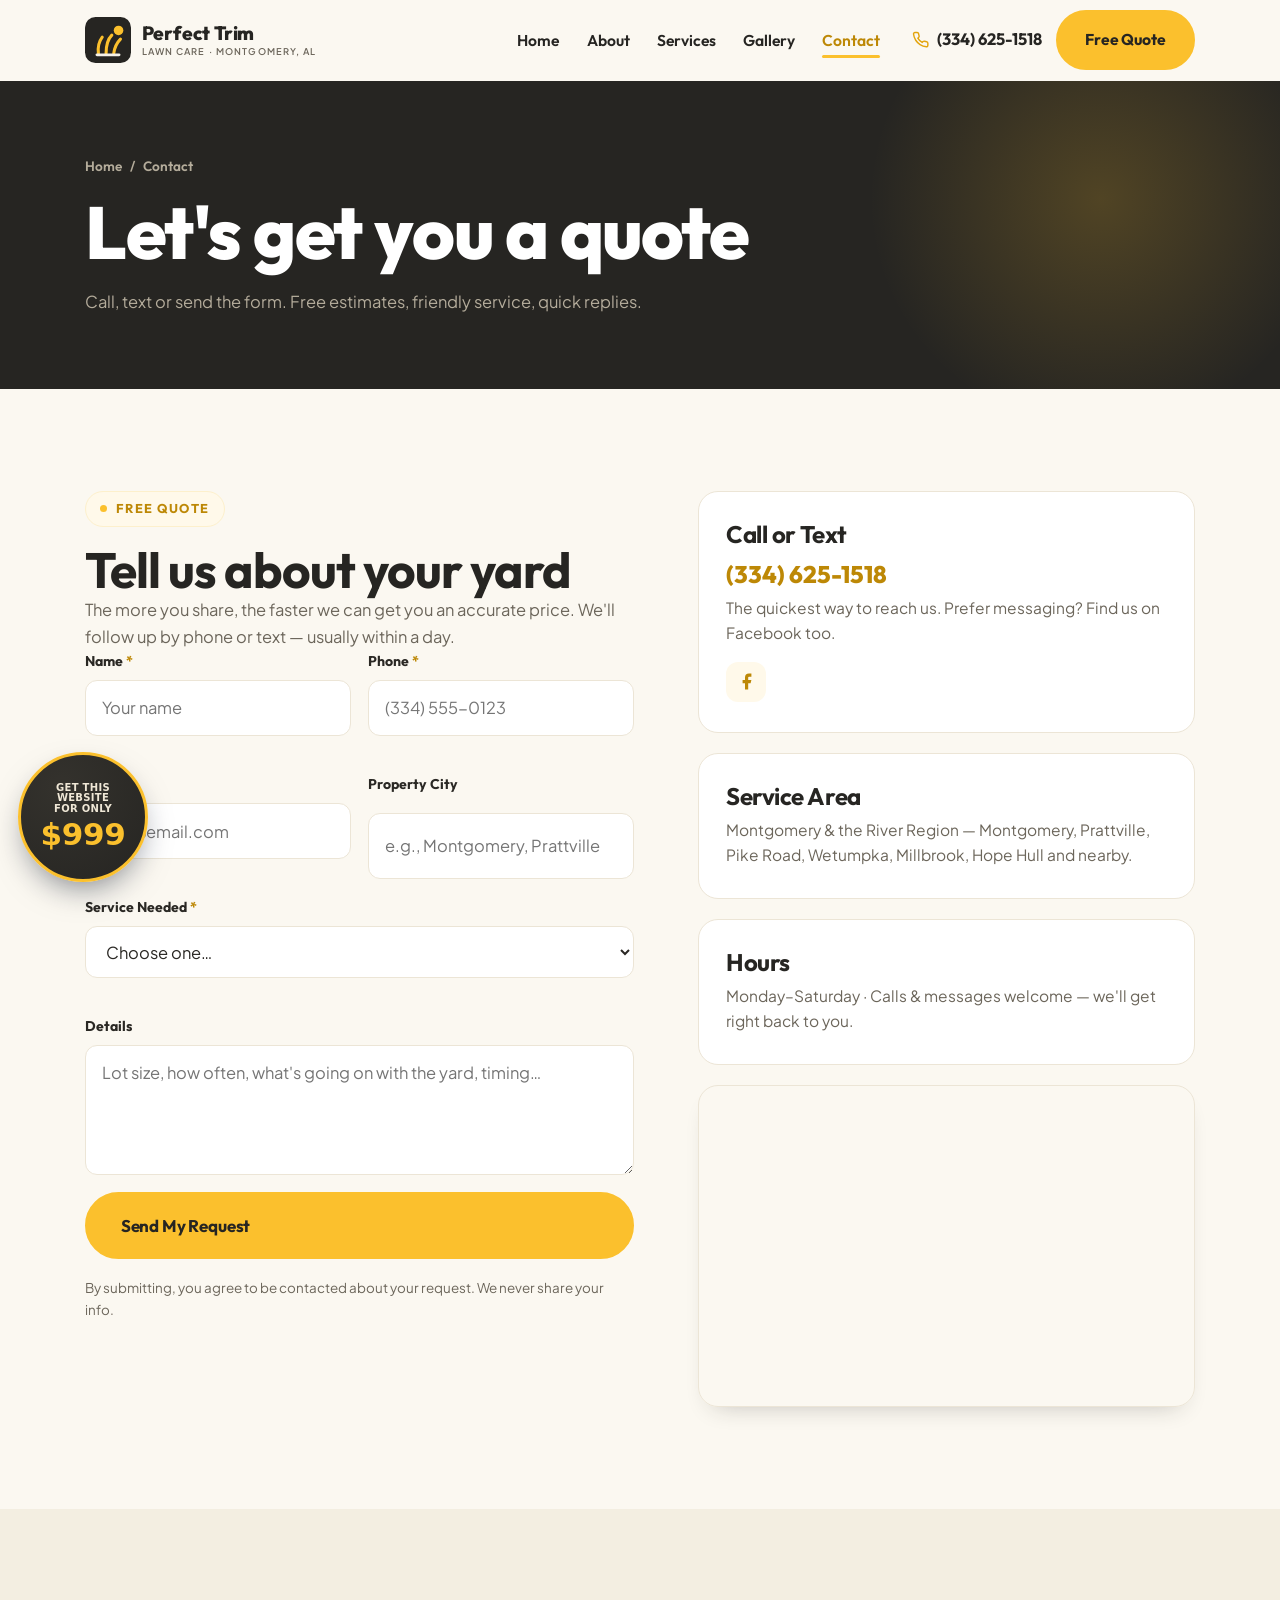
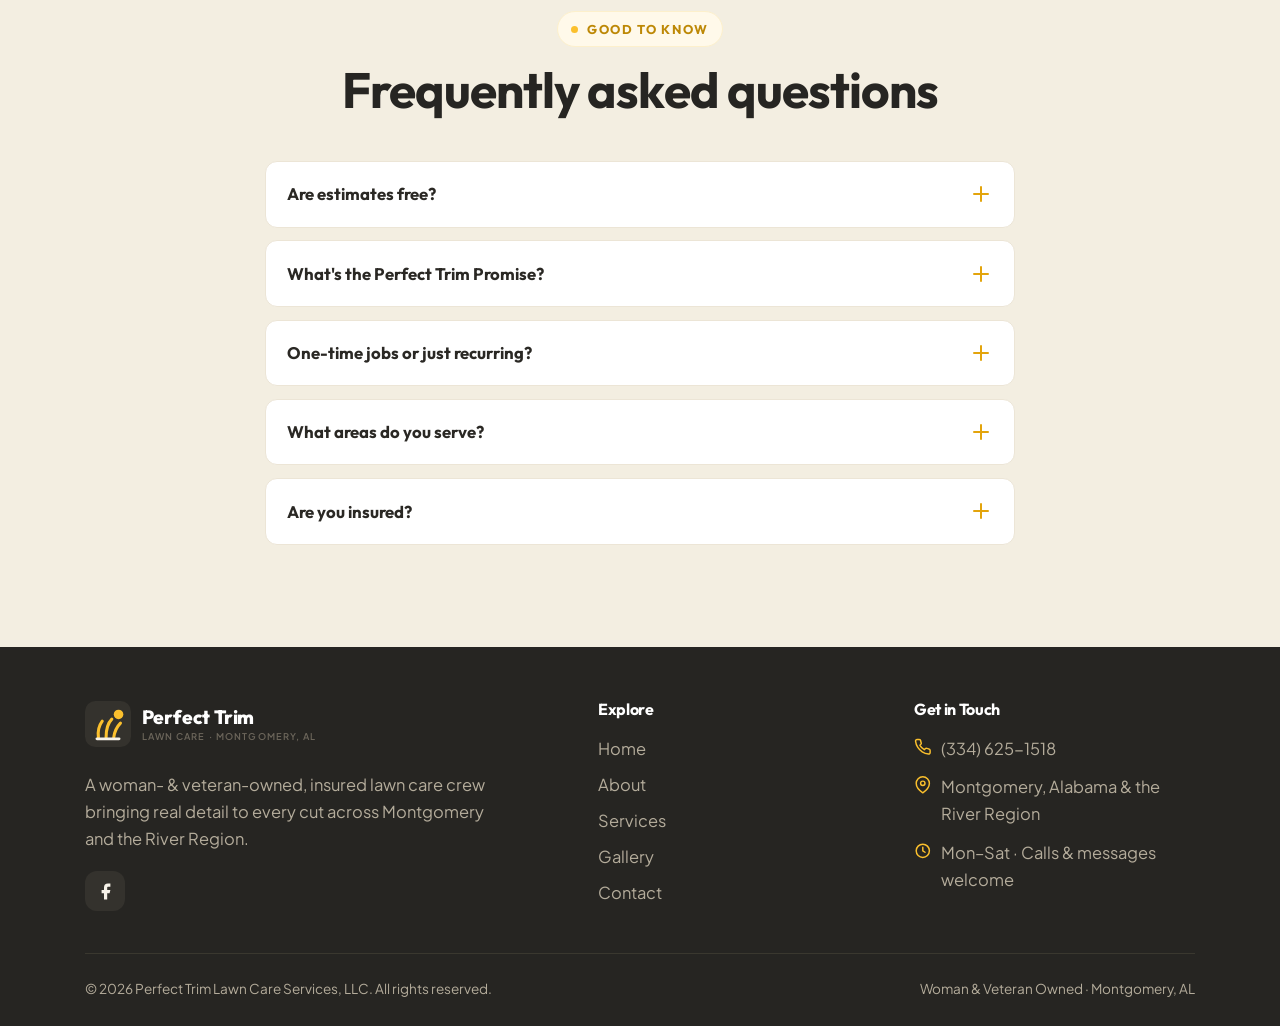
<file: contact.html>
<!DOCTYPE html>
<html lang="en" class="no-js">
<head>
  <meta charset="UTF-8" />
  <meta name="viewport" content="width=device-width, initial-scale=1.0" />
  <title>Contact &amp; Free Quote | Perfect Trim Lawn Care Services — Montgomery, AL</title>
  <meta name="description" content="Request a free lawn care quote from Perfect Trim Lawn Care in Montgomery, AL. Call or text (334) 625-1518 or send your details." />
  <meta name="theme-color" content="#fbc02d" />
  <link rel="icon" href="assets/icons/favicon.svg" type="image/svg+xml" />
  <link rel="preconnect" href="https://fonts.googleapis.com" />
  <link rel="preconnect" href="https://fonts.gstatic.com" crossorigin />
  <link href="https://fonts.googleapis.com/css2?family=Outfit:wght@500;600;700;800&family=Plus+Jakarta+Sans:wght@400;500;600;700&display=swap" rel="stylesheet" />
  <link rel="stylesheet" href="css/style.css" />
</head>
<body>
  <a class="skip-link" href="#main">Skip to content</a>

  <header class="header">
    <div class="container">
      <nav class="nav" aria-label="Primary">
        <a href="index.html" class="logo" aria-label="Perfect Trim Lawn Care — home">
          <svg class="logo__mark" viewBox="0 0 48 48" aria-hidden="true">
            <rect width="48" height="48" rx="11" fill="#262522"/>
            <circle cx="35" cy="14" r="5" fill="#fbc02d"/>
            <g fill="none" stroke="#fbc02d" stroke-width="3.2" stroke-linecap="round"><path d="M14 38 C 13 30, 15 25, 18 21"/><path d="M22 38 C 22 28, 24 23, 28 19"/><path d="M30 38 C 31 30, 34 26, 37 23"/></g>
            <rect x="11" y="38" width="26" height="3" rx="1.5" fill="#f6f2e9"/>
          </svg>
          <span class="logo__name">Perfect Trim<small>Lawn Care · Montgomery, AL</small></span>
        </a>
        <div class="nav__menu" id="nav-menu">
          <ul class="nav__links">
            <li><a class="nav__link" href="index.html">Home</a></li>
            <li><a class="nav__link" href="about.html">About</a></li>
            <li><a class="nav__link" href="services.html">Services</a></li>
            <li><a class="nav__link" href="gallery.html">Gallery</a></li>
            <li><a class="nav__link" href="contact.html">Contact</a></li>
          </ul>
          <div class="nav__actions">
            <a href="tel:+13346251518" class="nav__phone" aria-label="Call (334) 625-1518">
              <svg viewBox="0 0 24 24" fill="none" stroke="currentColor" stroke-width="2" stroke-linecap="round" stroke-linejoin="round" aria-hidden="true"><path d="M22 16.92v3a2 2 0 0 1-2.18 2 19.79 19.79 0 0 1-8.63-3.07 19.5 19.5 0 0 1-6-6 19.79 19.79 0 0 1-3.07-8.67A2 2 0 0 1 4.11 2h3a2 2 0 0 1 2 1.72c.13.96.36 1.9.7 2.81a2 2 0 0 1-.45 2.11L8.09 9.91a16 16 0 0 0 6 6l1.27-1.27a2 2 0 0 1 2.11-.45c.91.34 1.85.57 2.81.7A2 2 0 0 1 22 16.92Z"/></svg>
              (334) 625-1518
            </a>
            <a href="contact.html" class="btn">Free Quote</a>
          </div>
        </div>
        <button class="nav__toggle" aria-label="Toggle menu" aria-controls="nav-menu" aria-expanded="false"><span></span></button>
      </nav>
    </div>
  </header>
  <div class="nav-scrim" aria-hidden="true"></div>

  <main id="main">
    <section class="pagehero">
      <div class="container pagehero__inner">
        <nav class="crumbs" aria-label="Breadcrumb"><a href="index.html">Home</a> / <span>Contact</span></nav>
        <h1>Let's get you a quote</h1>
        <p>Call, text or send the form. Free estimates, friendly service, quick replies.</p>
      </div>
    </section>

    <section class="section">
      <div class="container split split--media-right" style="align-items:start">

        <!-- FORM -->
        <div class="reveal">
          <span class="eyebrow">Free Quote</span>
          <h2 style="margin-top:1rem">Tell us about your yard</h2>
          <p class="muted">The more you share, the faster we can get you an accurate price. We'll follow up by phone or text — usually within a day.</p>

          <div class="form__success" id="form-success" role="status">
            <strong>Got it — thank you!</strong><br>
            Your request is in. We'll reach out shortly at the number you provided. Need us fast? Call or text <a href="tel:+13346251518" style="color:var(--sun-700);text-decoration:underline">(334) 625-1518</a>.
          </div>

          <form class="form" id="quote-form" novalidate>
            <div class="form__row">
              <div class="field" data-validate>
                <label for="name">Name <span class="req">*</span></label>
                <input id="name" name="name" type="text" autocomplete="name" placeholder="Your name" />
                <span class="field__error" aria-live="polite"></span>
              </div>
              <div class="field" data-validate>
                <label for="phone">Phone <span class="req">*</span></label>
                <input id="phone" name="phone" type="tel" data-type="phone" autocomplete="tel" placeholder="(334) 555-0123" />
                <span class="field__error" aria-live="polite"></span>
              </div>
            </div>
            <div class="form__row">
              <div class="field" data-validate>
                <label for="email">Email <span class="req">*</span></label>
                <input id="email" name="email" type="email" data-type="email" autocomplete="email" placeholder="you@email.com" />
                <span class="field__error" aria-live="polite"></span>
              </div>
              <div class="field">
                <label for="city">Property City</label>
                <input id="city" name="city" type="text" placeholder="e.g., Montgomery, Prattville" />
              </div>
            </div>
            <div class="field" data-validate>
              <label for="service">Service Needed <span class="req">*</span></label>
              <select id="service" name="service">
                <option value="">Choose one…</option>
                <option>Mowing &amp; maintenance</option>
                <option>Edging &amp; detailing</option>
                <option>Hedge &amp; shrub trimming</option>
                <option>Weed control &amp; bed care</option>
                <option>Mulch &amp; pine straw</option>
                <option>Seasonal cleanup</option>
                <option>Not sure — need advice</option>
              </select>
              <span class="field__error" aria-live="polite"></span>
            </div>
            <div class="field">
              <label for="message">Details</label>
              <textarea id="message" name="message" placeholder="Lot size, how often, what's going on with the yard, timing…"></textarea>
            </div>
            <button type="submit" class="btn btn--lg">Send My Request</button>
            <p class="muted" style="font-size:.84rem">By submitting, you agree to be contacted about your request. We never share your info.</p>
          </form>
        </div>

        <!-- DETAILS -->
        <div class="reveal" data-delay="1">
          <div class="card" style="margin-bottom:1.2rem">
            <h3>Call or Text</h3>
            <p><a href="tel:+13346251518" style="font-family:var(--ff-display);font-weight:800;font-size:1.5rem;color:var(--sun-700)">(334) 625-1518</a></p>
            <p class="muted">The quickest way to reach us. Prefer messaging? Find us on Facebook too.</p>
            <div class="footer__social" style="margin-top:1rem">
              <a href="https://www.facebook.com/PerfectTrimLLC/" target="_blank" rel="noopener" aria-label="Facebook" style="background:var(--sun-50);color:var(--sun-700)"><svg viewBox="0 0 24 24" fill="currentColor"><path d="M18 2h-3a5 5 0 0 0-5 5v3H7v4h3v8h4v-8h3l1-4h-4V7a1 1 0 0 1 1-1h3z"/></svg></a>
            </div>
          </div>
          <div class="card" style="margin-bottom:1.2rem">
            <h3>Service Area</h3>
            <p class="muted">Montgomery &amp; the River Region — Montgomery, Prattville, Pike Road, Wetumpka, Millbrook, Hope Hull and nearby.</p>
          </div>
          <div class="card" style="margin-bottom:1.2rem">
            <h3>Hours</h3>
            <p class="muted">Monday–Saturday · Calls &amp; messages welcome — we'll get right back to you.</p>
          </div>
          <div class="area__map">
            <iframe title="Perfect Trim Lawn Care service area — Montgomery, Alabama"
              src="https://www.google.com/maps?q=Montgomery,%20Alabama&output=embed"
              loading="lazy" referrerpolicy="no-referrer-when-downgrade"></iframe>
          </div>
        </div>
      </div>
    </section>

    <!-- FAQ -->
    <section class="section section--cream">
      <div class="container" style="max-width:820px">
        <div class="section-head section-head--center reveal">
          <span class="eyebrow eyebrow--center">Good to Know</span>
          <h2 style="margin-top:1rem">Frequently asked questions</h2>
        </div>
        <div class="faq reveal">
          <div class="faq__item">
            <button class="faq__q" type="button">Are estimates free? <svg class="ic" viewBox="0 0 24 24" fill="none" stroke="currentColor" stroke-width="2" stroke-linecap="round" stroke-linejoin="round"><line x1="12" y1="5" x2="12" y2="19"/><line x1="5" y1="12" x2="19" y2="12"/></svg></button>
            <div class="faq__a"><p>Always — free and no obligation. We'll look at your yard, talk through what you need, and give you a fair, upfront price.</p></div>
          </div>
          <div class="faq__item">
            <button class="faq__q" type="button">What's the Perfect Trim Promise? <svg class="ic" viewBox="0 0 24 24" fill="none" stroke="currentColor" stroke-width="2" stroke-linecap="round" stroke-linejoin="round"><line x1="12" y1="5" x2="12" y2="19"/><line x1="5" y1="12" x2="19" y2="12"/></svg></button>
            <div class="faq__a"><p>If a visit isn't up to our standard, just tell us and we'll come back and make it right. Your satisfaction is the whole point.</p></div>
          </div>
          <div class="faq__item">
            <button class="faq__q" type="button">One-time jobs or just recurring? <svg class="ic" viewBox="0 0 24 24" fill="none" stroke="currentColor" stroke-width="2" stroke-linecap="round" stroke-linejoin="round"><line x1="12" y1="5" x2="12" y2="19"/><line x1="5" y1="12" x2="19" y2="12"/></svg></button>
            <div class="faq__a"><p>Both. We do weekly and bi-weekly maintenance as well as one-time cleanups, trims and mulch jobs. Whatever fits your needs.</p></div>
          </div>
          <div class="faq__item">
            <button class="faq__q" type="button">What areas do you serve? <svg class="ic" viewBox="0 0 24 24" fill="none" stroke="currentColor" stroke-width="2" stroke-linecap="round" stroke-linejoin="round"><line x1="12" y1="5" x2="12" y2="19"/><line x1="5" y1="12" x2="19" y2="12"/></svg></button>
            <div class="faq__a"><p>Montgomery and the surrounding River Region. Not sure if you're in range? Give us a call or message.</p></div>
          </div>
          <div class="faq__item">
            <button class="faq__q" type="button">Are you insured? <svg class="ic" viewBox="0 0 24 24" fill="none" stroke="currentColor" stroke-width="2" stroke-linecap="round" stroke-linejoin="round"><line x1="12" y1="5" x2="12" y2="19"/><line x1="5" y1="12" x2="19" y2="12"/></svg></button>
            <div class="faq__a"><p>Yes — Perfect Trim is fully insured, and proudly woman- &amp; veteran-owned.</p></div>
          </div>
        </div>
      </div>
    </section>
  </main>

  <footer class="footer">
    <div class="container">
      <div class="footer__grid">
        <div class="footer__about">
          <a href="index.html" class="logo" aria-label="Perfect Trim Lawn Care — home">
            <svg class="logo__mark" viewBox="0 0 48 48" aria-hidden="true">
              <rect width="48" height="48" rx="11" fill="#34322d"/>
              <circle cx="35" cy="14" r="5" fill="#fbc02d"/>
              <g fill="none" stroke="#fbc02d" stroke-width="3.2" stroke-linecap="round"><path d="M14 38 C 13 30, 15 25, 18 21"/><path d="M22 38 C 22 28, 24 23, 28 19"/><path d="M30 38 C 31 30, 34 26, 37 23"/></g>
              <rect x="11" y="38" width="26" height="3" rx="1.5" fill="#f6f2e9"/>
            </svg>
            <span class="logo__name">Perfect Trim<small>Lawn Care · Montgomery, AL</small></span>
          </a>
          <p>A woman- &amp; veteran-owned, insured lawn care crew bringing real detail to every cut across Montgomery and the River Region.</p>
          <div class="footer__social">
            <a href="https://www.facebook.com/PerfectTrimLLC/" target="_blank" rel="noopener" aria-label="Perfect Trim on Facebook"><svg viewBox="0 0 24 24" fill="currentColor"><path d="M18 2h-3a5 5 0 0 0-5 5v3H7v4h3v8h4v-8h3l1-4h-4V7a1 1 0 0 1 1-1h3z"/></svg></a>
          </div>
        </div>
        <div>
          <h4>Explore</h4>
          <ul class="footer__links">
            <li><a href="index.html">Home</a></li>
            <li><a href="about.html">About</a></li>
            <li><a href="services.html">Services</a></li>
            <li><a href="gallery.html">Gallery</a></li>
            <li><a href="contact.html">Contact</a></li>
          </ul>
        </div>
        <div>
          <h4>Get in Touch</h4>
          <ul class="footer__contact">
            <li><svg viewBox="0 0 24 24" fill="none" stroke="currentColor" stroke-width="2" stroke-linecap="round" stroke-linejoin="round"><path d="M22 16.92v3a2 2 0 0 1-2.18 2 19.79 19.79 0 0 1-8.63-3.07 19.5 19.5 0 0 1-6-6 19.79 19.79 0 0 1-3.07-8.67A2 2 0 0 1 4.11 2h3a2 2 0 0 1 2 1.72c.13.96.36 1.9.7 2.81a2 2 0 0 1-.45 2.11L8.09 9.91a16 16 0 0 0 6 6l1.27-1.27a2 2 0 0 1 2.11-.45c.91.34 1.85.57 2.81.7A2 2 0 0 1 22 16.92Z"/></svg><a href="tel:+13346251518">(334) 625-1518</a></li>
            <li><svg viewBox="0 0 24 24" fill="none" stroke="currentColor" stroke-width="2" stroke-linecap="round" stroke-linejoin="round"><path d="M21 10c0 7-9 13-9 13s-9-6-9-13a9 9 0 0 1 18 0Z"/><circle cx="12" cy="10" r="3"/></svg><span>Montgomery, Alabama &amp; the River Region</span></li>
            <li><svg viewBox="0 0 24 24" fill="none" stroke="currentColor" stroke-width="2" stroke-linecap="round" stroke-linejoin="round"><circle cx="12" cy="12" r="9"/><polyline points="12 7 12 12 15 14"/></svg><span>Mon–Sat · Calls &amp; messages welcome</span></li>
          </ul>
        </div>
      </div>
      <div class="footer__bottom">
        <span>&copy; <span id="year">2026</span> Perfect Trim Lawn Care Services, LLC. All rights reserved.</span>
        <span>Woman &amp; Veteran Owned · Montgomery, AL</span>
      </div>
    </div>
  </footer>

  <button class="to-top" aria-label="Back to top"><svg viewBox="0 0 24 24" fill="none" stroke="currentColor" stroke-width="2.4" stroke-linecap="round" stroke-linejoin="round" width="20" height="20"><polyline points="18 15 12 9 6 15"/></svg></button>
  <nav class="callbar" aria-label="Quick actions">
    <a href="tel:+13346251518"><svg viewBox="0 0 24 24" fill="none" stroke="currentColor" stroke-width="2" stroke-linecap="round" stroke-linejoin="round"><path d="M22 16.92v3a2 2 0 0 1-2.18 2 19.79 19.79 0 0 1-8.63-3.07 19.5 19.5 0 0 1-6-6 19.79 19.79 0 0 1-3.07-8.67A2 2 0 0 1 4.11 2h3a2 2 0 0 1 2 1.72c.13.96.36 1.9.7 2.81a2 2 0 0 1-.45 2.11L8.09 9.91a16 16 0 0 0 6 6l1.27-1.27a2 2 0 0 1 2.11-.45c.91.34 1.85.57 2.81.7A2 2 0 0 1 22 16.92Z"/></svg>Call Now</a>
    <a href="#quote-form"><svg viewBox="0 0 24 24" fill="none" stroke="currentColor" stroke-width="2" stroke-linecap="round" stroke-linejoin="round"><path d="M14 2H6a2 2 0 0 0-2 2v16a2 2 0 0 0 2 2h12a2 2 0 0 0 2-2V8z"/><polyline points="14 2 14 8 20 8"/></svg>Free Quote</a>
  </nav>

  <script src="js/main.js" defer></script>

  <!-- aurora-cta : agency upsell button -->
  <a class="aurora-cta" href="https://auroraadv.co/?tab=wizard" target="_blank" rel="noopener" aria-label="Get this website for only $999 — built by Aurora">
    <span class="aurora-cta__top">Get this website<br>for only</span>
    <span class="aurora-cta__price">$999</span>
  </a>
  <style>
  .aurora-cta{position:fixed;left:18px;bottom:18px;z-index:58;width:130px;height:130px;border-radius:50%;display:flex;flex-direction:column;align-items:center;justify-content:center;text-align:center;gap:3px;padding:8px;background:radial-gradient(circle at 32% 26%,#34322d,#262522);color:#fff;text-decoration:none;border:3px solid #fbc02d;box-shadow:0 14px 32px -10px rgba(15,23,42,.55);font-family:system-ui,-apple-system,"Segoe UI",Roboto,sans-serif;line-height:1.08;transition:transform .2s ease,box-shadow .2s ease;}
  .aurora-cta:hover{transform:translateY(-3px) scale(1.05);box-shadow:0 20px 40px -10px rgba(15,23,42,.6);}
  .aurora-cta:focus-visible{outline:3px solid #fbc02d;outline-offset:3px;}
  .aurora-cta__top{font-size:10px;font-weight:700;letter-spacing:.03em;text-transform:uppercase;color:#efe7d6;}
  .aurora-cta__price{font-size:31px;font-weight:800;color:#fbc02d;letter-spacing:-.01em;}
  @media (max-width:760px){.aurora-cta{width:106px;height:106px;left:12px;bottom:68px;border-width:2px;}.aurora-cta__top{font-size:8.5px;}.aurora-cta__price{font-size:25px;}}
  @media (prefers-reduced-motion:reduce){.aurora-cta{transition:none;}}
  </style>
</body>
</html>
</file>
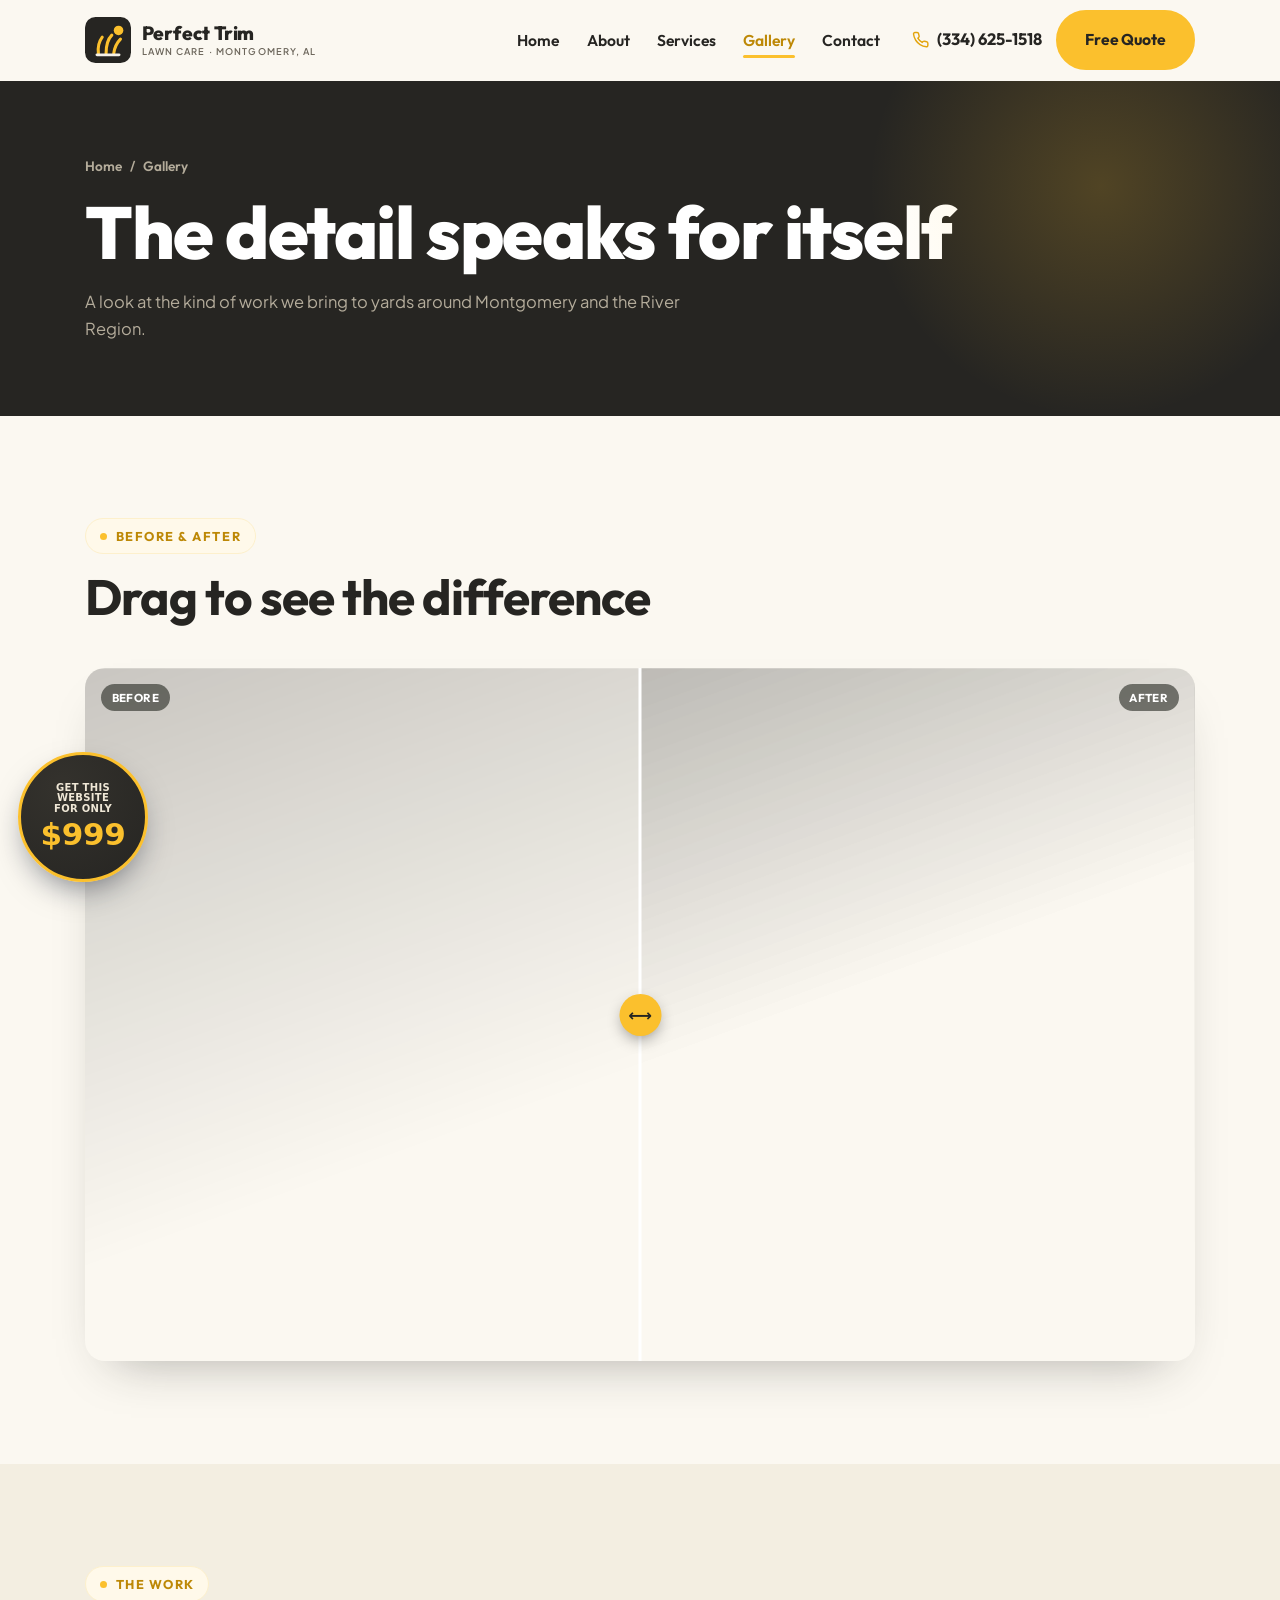
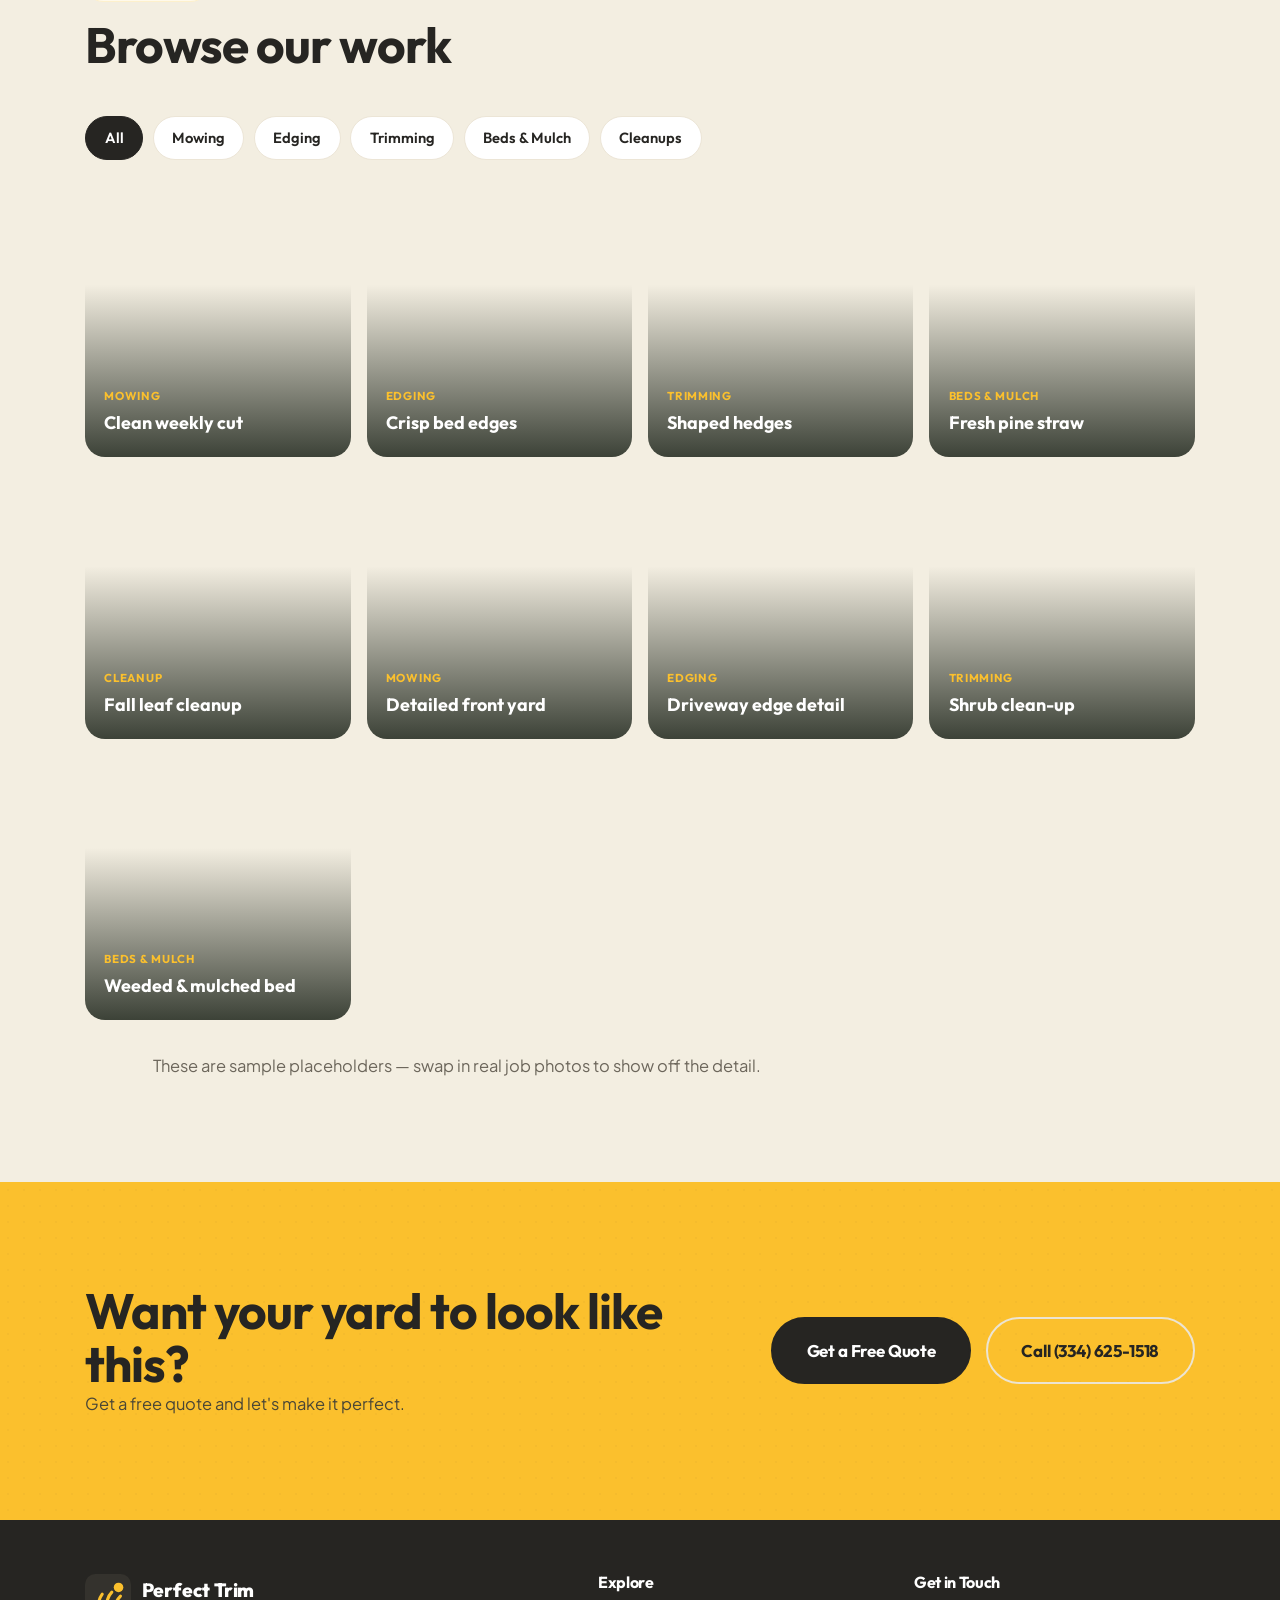
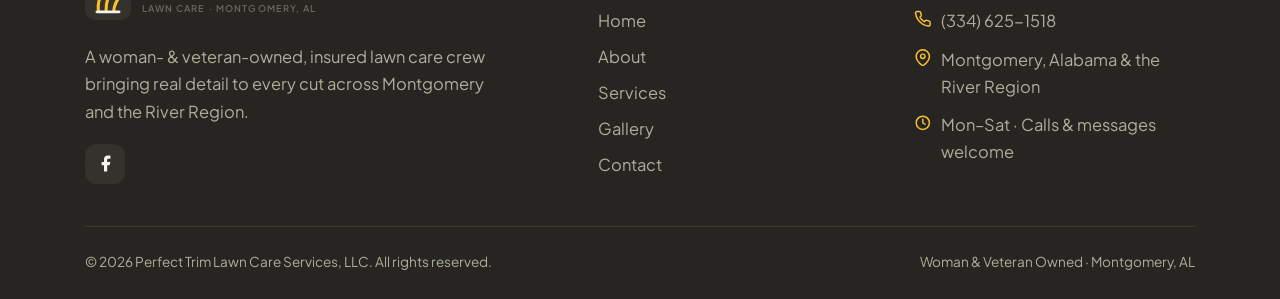
<file: gallery.html>
<!DOCTYPE html>
<html lang="en" class="no-js">
<head>
  <meta charset="UTF-8" />
  <meta name="viewport" content="width=device-width, initial-scale=1.0" />
  <title>Gallery | Perfect Trim Lawn Care Services — Montgomery, AL</title>
  <meta name="description" content="See detailed mowing, edging, trimming and cleanup work from Perfect Trim Lawn Care across Montgomery & the River Region. Browse by category and before-and-after." />
  <meta name="theme-color" content="#fbc02d" />
  <link rel="icon" href="assets/icons/favicon.svg" type="image/svg+xml" />
  <link rel="preconnect" href="https://fonts.googleapis.com" />
  <link rel="preconnect" href="https://fonts.gstatic.com" crossorigin />
  <link href="https://fonts.googleapis.com/css2?family=Outfit:wght@500;600;700;800&family=Plus+Jakarta+Sans:wght@400;500;600;700&display=swap" rel="stylesheet" />
  <link rel="stylesheet" href="css/style.css" />
</head>
<body>
  <a class="skip-link" href="#main">Skip to content</a>

  <header class="header">
    <div class="container">
      <nav class="nav" aria-label="Primary">
        <a href="index.html" class="logo" aria-label="Perfect Trim Lawn Care — home">
          <svg class="logo__mark" viewBox="0 0 48 48" aria-hidden="true">
            <rect width="48" height="48" rx="11" fill="#262522"/>
            <circle cx="35" cy="14" r="5" fill="#fbc02d"/>
            <g fill="none" stroke="#fbc02d" stroke-width="3.2" stroke-linecap="round"><path d="M14 38 C 13 30, 15 25, 18 21"/><path d="M22 38 C 22 28, 24 23, 28 19"/><path d="M30 38 C 31 30, 34 26, 37 23"/></g>
            <rect x="11" y="38" width="26" height="3" rx="1.5" fill="#f6f2e9"/>
          </svg>
          <span class="logo__name">Perfect Trim<small>Lawn Care · Montgomery, AL</small></span>
        </a>
        <div class="nav__menu" id="nav-menu">
          <ul class="nav__links">
            <li><a class="nav__link" href="index.html">Home</a></li>
            <li><a class="nav__link" href="about.html">About</a></li>
            <li><a class="nav__link" href="services.html">Services</a></li>
            <li><a class="nav__link" href="gallery.html">Gallery</a></li>
            <li><a class="nav__link" href="contact.html">Contact</a></li>
          </ul>
          <div class="nav__actions">
            <a href="tel:+13346251518" class="nav__phone" aria-label="Call (334) 625-1518">
              <svg viewBox="0 0 24 24" fill="none" stroke="currentColor" stroke-width="2" stroke-linecap="round" stroke-linejoin="round" aria-hidden="true"><path d="M22 16.92v3a2 2 0 0 1-2.18 2 19.79 19.79 0 0 1-8.63-3.07 19.5 19.5 0 0 1-6-6 19.79 19.79 0 0 1-3.07-8.67A2 2 0 0 1 4.11 2h3a2 2 0 0 1 2 1.72c.13.96.36 1.9.7 2.81a2 2 0 0 1-.45 2.11L8.09 9.91a16 16 0 0 0 6 6l1.27-1.27a2 2 0 0 1 2.11-.45c.91.34 1.85.57 2.81.7A2 2 0 0 1 22 16.92Z"/></svg>
              (334) 625-1518
            </a>
            <a href="contact.html" class="btn">Free Quote</a>
          </div>
        </div>
        <button class="nav__toggle" aria-label="Toggle menu" aria-controls="nav-menu" aria-expanded="false"><span></span></button>
      </nav>
    </div>
  </header>
  <div class="nav-scrim" aria-hidden="true"></div>

  <main id="main">
    <section class="pagehero">
      <div class="container pagehero__inner">
        <nav class="crumbs" aria-label="Breadcrumb"><a href="index.html">Home</a> / <span>Gallery</span></nav>
        <h1>The detail speaks for itself</h1>
        <p>A look at the kind of work we bring to yards around Montgomery and the River Region.</p>
      </div>
    </section>

    <!-- BEFORE / AFTER -->
    <section class="section">
      <div class="container">
        <div class="section-head reveal">
          <span class="eyebrow">Before &amp; After</span>
          <h2 style="margin-top:1rem">Drag to see the difference</h2>
        </div>
        <div class="ba reveal" role="group" aria-label="Before and after comparison">
          <!-- Replace .ba__before / .ba__after backgrounds with real before & after photos -->
          <div class="ba__img ba__before"><span class="ba__tag">Before</span></div>
          <div class="ba__img ba__after"><span class="ba__tag">After</span></div>
          <span class="ba__handle" aria-hidden="true"></span>
          <input class="ba__range" type="range" min="0" max="100" value="50" aria-label="Reveal before or after image" />
        </div>
      </div>
    </section>

    <!-- GALLERY -->
    <section class="section section--cream">
      <div class="container">
        <div class="section-head reveal">
          <span class="eyebrow">The Work</span>
          <h2 style="margin-top:1rem">Browse our work</h2>
        </div>
        <div class="filters reveal" role="group" aria-label="Filter projects">
          <button class="filter is-active" data-filter="all" aria-pressed="true">All</button>
          <button class="filter" data-filter="mowing" aria-pressed="false">Mowing</button>
          <button class="filter" data-filter="edging" aria-pressed="false">Edging</button>
          <button class="filter" data-filter="trimming" aria-pressed="false">Trimming</button>
          <button class="filter" data-filter="beds" aria-pressed="false">Beds &amp; Mulch</button>
          <button class="filter" data-filter="cleanup" aria-pressed="false">Cleanups</button>
        </div>
        <!-- Placeholder tiles — replace each tile's background with a real photo -->
        <div class="gallery reveal">
          <article class="tile g-1" data-cat="mowing"><span class="tile__cat">Mowing</span><span class="tile__title">Clean weekly cut</span></article>
          <article class="tile g-2" data-cat="edging"><span class="tile__cat">Edging</span><span class="tile__title">Crisp bed edges</span></article>
          <article class="tile g-3" data-cat="trimming"><span class="tile__cat">Trimming</span><span class="tile__title">Shaped hedges</span></article>
          <article class="tile g-4" data-cat="beds"><span class="tile__cat">Beds &amp; Mulch</span><span class="tile__title">Fresh pine straw</span></article>
          <article class="tile g-5" data-cat="cleanup"><span class="tile__cat">Cleanup</span><span class="tile__title">Fall leaf cleanup</span></article>
          <article class="tile g-6" data-cat="mowing"><span class="tile__cat">Mowing</span><span class="tile__title">Detailed front yard</span></article>
          <article class="tile g-2" data-cat="edging"><span class="tile__cat">Edging</span><span class="tile__title">Driveway edge detail</span></article>
          <article class="tile g-3" data-cat="trimming"><span class="tile__cat">Trimming</span><span class="tile__title">Shrub clean-up</span></article>
          <article class="tile g-4" data-cat="beds"><span class="tile__cat">Beds &amp; Mulch</span><span class="tile__title">Weeded &amp; mulched bed</span></article>
        </div>
        <p class="text-center mt-2 muted">These are sample placeholders — swap in real job photos to show off the detail.</p>
      </div>
    </section>

    <section class="section cta">
      <div class="container cta__inner">
        <div class="reveal">
          <h2>Want your yard to look like this?</h2>
          <p>Get a free quote and let's make it perfect.</p>
        </div>
        <div class="hero__actions reveal" data-delay="1">
          <a href="contact.html" class="btn btn--dark btn--lg">Get a Free Quote</a>
          <a href="tel:+13346251518" class="btn btn--ghost btn--lg">Call (334) 625-1518</a>
        </div>
      </div>
    </section>
  </main>

  <footer class="footer">
    <div class="container">
      <div class="footer__grid">
        <div class="footer__about">
          <a href="index.html" class="logo" aria-label="Perfect Trim Lawn Care — home">
            <svg class="logo__mark" viewBox="0 0 48 48" aria-hidden="true">
              <rect width="48" height="48" rx="11" fill="#34322d"/>
              <circle cx="35" cy="14" r="5" fill="#fbc02d"/>
              <g fill="none" stroke="#fbc02d" stroke-width="3.2" stroke-linecap="round"><path d="M14 38 C 13 30, 15 25, 18 21"/><path d="M22 38 C 22 28, 24 23, 28 19"/><path d="M30 38 C 31 30, 34 26, 37 23"/></g>
              <rect x="11" y="38" width="26" height="3" rx="1.5" fill="#f6f2e9"/>
            </svg>
            <span class="logo__name">Perfect Trim<small>Lawn Care · Montgomery, AL</small></span>
          </a>
          <p>A woman- &amp; veteran-owned, insured lawn care crew bringing real detail to every cut across Montgomery and the River Region.</p>
          <div class="footer__social">
            <a href="https://www.facebook.com/PerfectTrimLLC/" target="_blank" rel="noopener" aria-label="Perfect Trim on Facebook"><svg viewBox="0 0 24 24" fill="currentColor"><path d="M18 2h-3a5 5 0 0 0-5 5v3H7v4h3v8h4v-8h3l1-4h-4V7a1 1 0 0 1 1-1h3z"/></svg></a>
          </div>
        </div>
        <div>
          <h4>Explore</h4>
          <ul class="footer__links">
            <li><a href="index.html">Home</a></li>
            <li><a href="about.html">About</a></li>
            <li><a href="services.html">Services</a></li>
            <li><a href="gallery.html">Gallery</a></li>
            <li><a href="contact.html">Contact</a></li>
          </ul>
        </div>
        <div>
          <h4>Get in Touch</h4>
          <ul class="footer__contact">
            <li><svg viewBox="0 0 24 24" fill="none" stroke="currentColor" stroke-width="2" stroke-linecap="round" stroke-linejoin="round"><path d="M22 16.92v3a2 2 0 0 1-2.18 2 19.79 19.79 0 0 1-8.63-3.07 19.5 19.5 0 0 1-6-6 19.79 19.79 0 0 1-3.07-8.67A2 2 0 0 1 4.11 2h3a2 2 0 0 1 2 1.72c.13.96.36 1.9.7 2.81a2 2 0 0 1-.45 2.11L8.09 9.91a16 16 0 0 0 6 6l1.27-1.27a2 2 0 0 1 2.11-.45c.91.34 1.85.57 2.81.7A2 2 0 0 1 22 16.92Z"/></svg><a href="tel:+13346251518">(334) 625-1518</a></li>
            <li><svg viewBox="0 0 24 24" fill="none" stroke="currentColor" stroke-width="2" stroke-linecap="round" stroke-linejoin="round"><path d="M21 10c0 7-9 13-9 13s-9-6-9-13a9 9 0 0 1 18 0Z"/><circle cx="12" cy="10" r="3"/></svg><span>Montgomery, Alabama &amp; the River Region</span></li>
            <li><svg viewBox="0 0 24 24" fill="none" stroke="currentColor" stroke-width="2" stroke-linecap="round" stroke-linejoin="round"><circle cx="12" cy="12" r="9"/><polyline points="12 7 12 12 15 14"/></svg><span>Mon–Sat · Calls &amp; messages welcome</span></li>
          </ul>
        </div>
      </div>
      <div class="footer__bottom">
        <span>&copy; <span id="year">2026</span> Perfect Trim Lawn Care Services, LLC. All rights reserved.</span>
        <span>Woman &amp; Veteran Owned · Montgomery, AL</span>
      </div>
    </div>
  </footer>

  <button class="to-top" aria-label="Back to top"><svg viewBox="0 0 24 24" fill="none" stroke="currentColor" stroke-width="2.4" stroke-linecap="round" stroke-linejoin="round" width="20" height="20"><polyline points="18 15 12 9 6 15"/></svg></button>
  <nav class="callbar" aria-label="Quick actions">
    <a href="tel:+13346251518"><svg viewBox="0 0 24 24" fill="none" stroke="currentColor" stroke-width="2" stroke-linecap="round" stroke-linejoin="round"><path d="M22 16.92v3a2 2 0 0 1-2.18 2 19.79 19.79 0 0 1-8.63-3.07 19.5 19.5 0 0 1-6-6 19.79 19.79 0 0 1-3.07-8.67A2 2 0 0 1 4.11 2h3a2 2 0 0 1 2 1.72c.13.96.36 1.9.7 2.81a2 2 0 0 1-.45 2.11L8.09 9.91a16 16 0 0 0 6 6l1.27-1.27a2 2 0 0 1 2.11-.45c.91.34 1.85.57 2.81.7A2 2 0 0 1 22 16.92Z"/></svg>Call Now</a>
    <a href="contact.html"><svg viewBox="0 0 24 24" fill="none" stroke="currentColor" stroke-width="2" stroke-linecap="round" stroke-linejoin="round"><path d="M14 2H6a2 2 0 0 0-2 2v16a2 2 0 0 0 2 2h12a2 2 0 0 0 2-2V8z"/><polyline points="14 2 14 8 20 8"/></svg>Free Quote</a>
  </nav>

  <script src="js/main.js" defer></script>

  <!-- aurora-cta : agency upsell button -->
  <a class="aurora-cta" href="https://auroraadv.co/?tab=wizard" target="_blank" rel="noopener" aria-label="Get this website for only $999 — built by Aurora">
    <span class="aurora-cta__top">Get this website<br>for only</span>
    <span class="aurora-cta__price">$999</span>
  </a>
  <style>
  .aurora-cta{position:fixed;left:18px;bottom:18px;z-index:58;width:130px;height:130px;border-radius:50%;display:flex;flex-direction:column;align-items:center;justify-content:center;text-align:center;gap:3px;padding:8px;background:radial-gradient(circle at 32% 26%,#34322d,#262522);color:#fff;text-decoration:none;border:3px solid #fbc02d;box-shadow:0 14px 32px -10px rgba(15,23,42,.55);font-family:system-ui,-apple-system,"Segoe UI",Roboto,sans-serif;line-height:1.08;transition:transform .2s ease,box-shadow .2s ease;}
  .aurora-cta:hover{transform:translateY(-3px) scale(1.05);box-shadow:0 20px 40px -10px rgba(15,23,42,.6);}
  .aurora-cta:focus-visible{outline:3px solid #fbc02d;outline-offset:3px;}
  .aurora-cta__top{font-size:10px;font-weight:700;letter-spacing:.03em;text-transform:uppercase;color:#efe7d6;}
  .aurora-cta__price{font-size:31px;font-weight:800;color:#fbc02d;letter-spacing:-.01em;}
  @media (max-width:760px){.aurora-cta{width:106px;height:106px;left:12px;bottom:68px;border-width:2px;}.aurora-cta__top{font-size:8.5px;}.aurora-cta__price{font-size:25px;}}
  @media (prefers-reduced-motion:reduce){.aurora-cta{transition:none;}}
  </style>
</body>
</html>
</file>
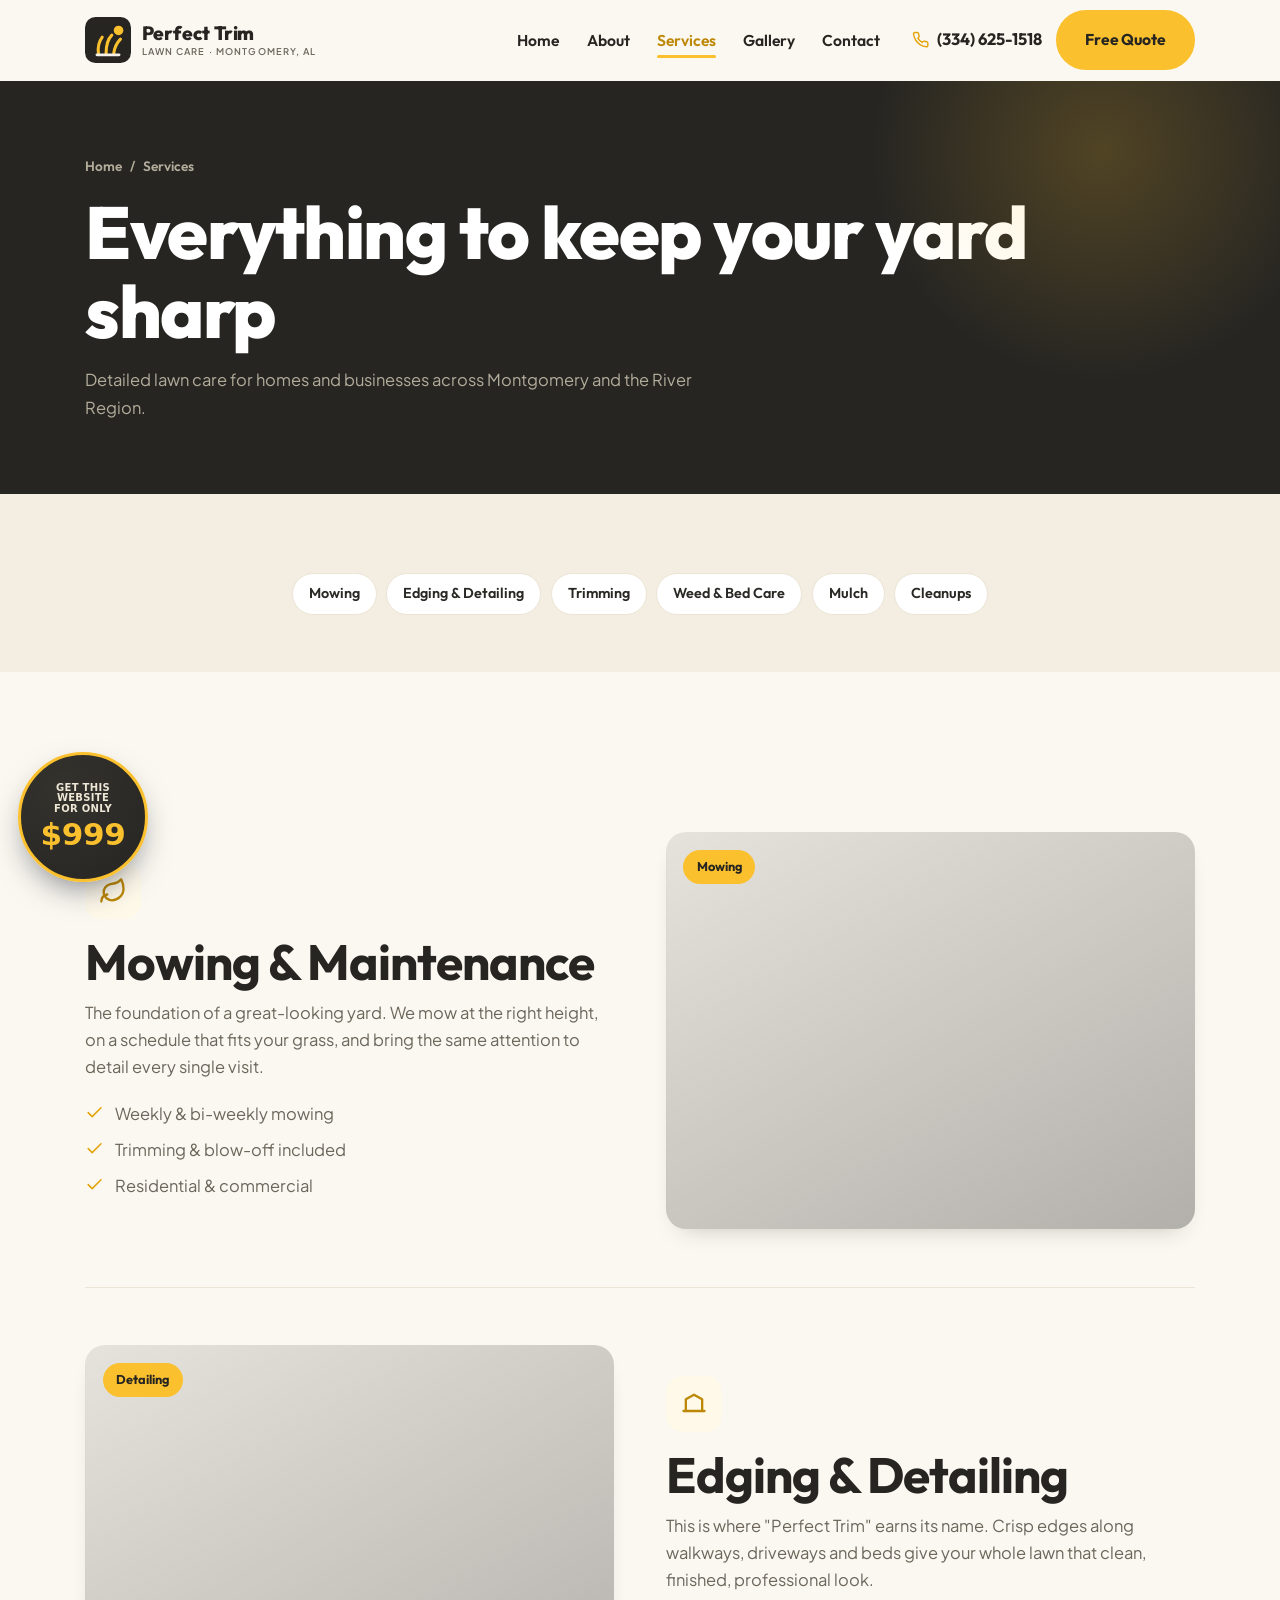
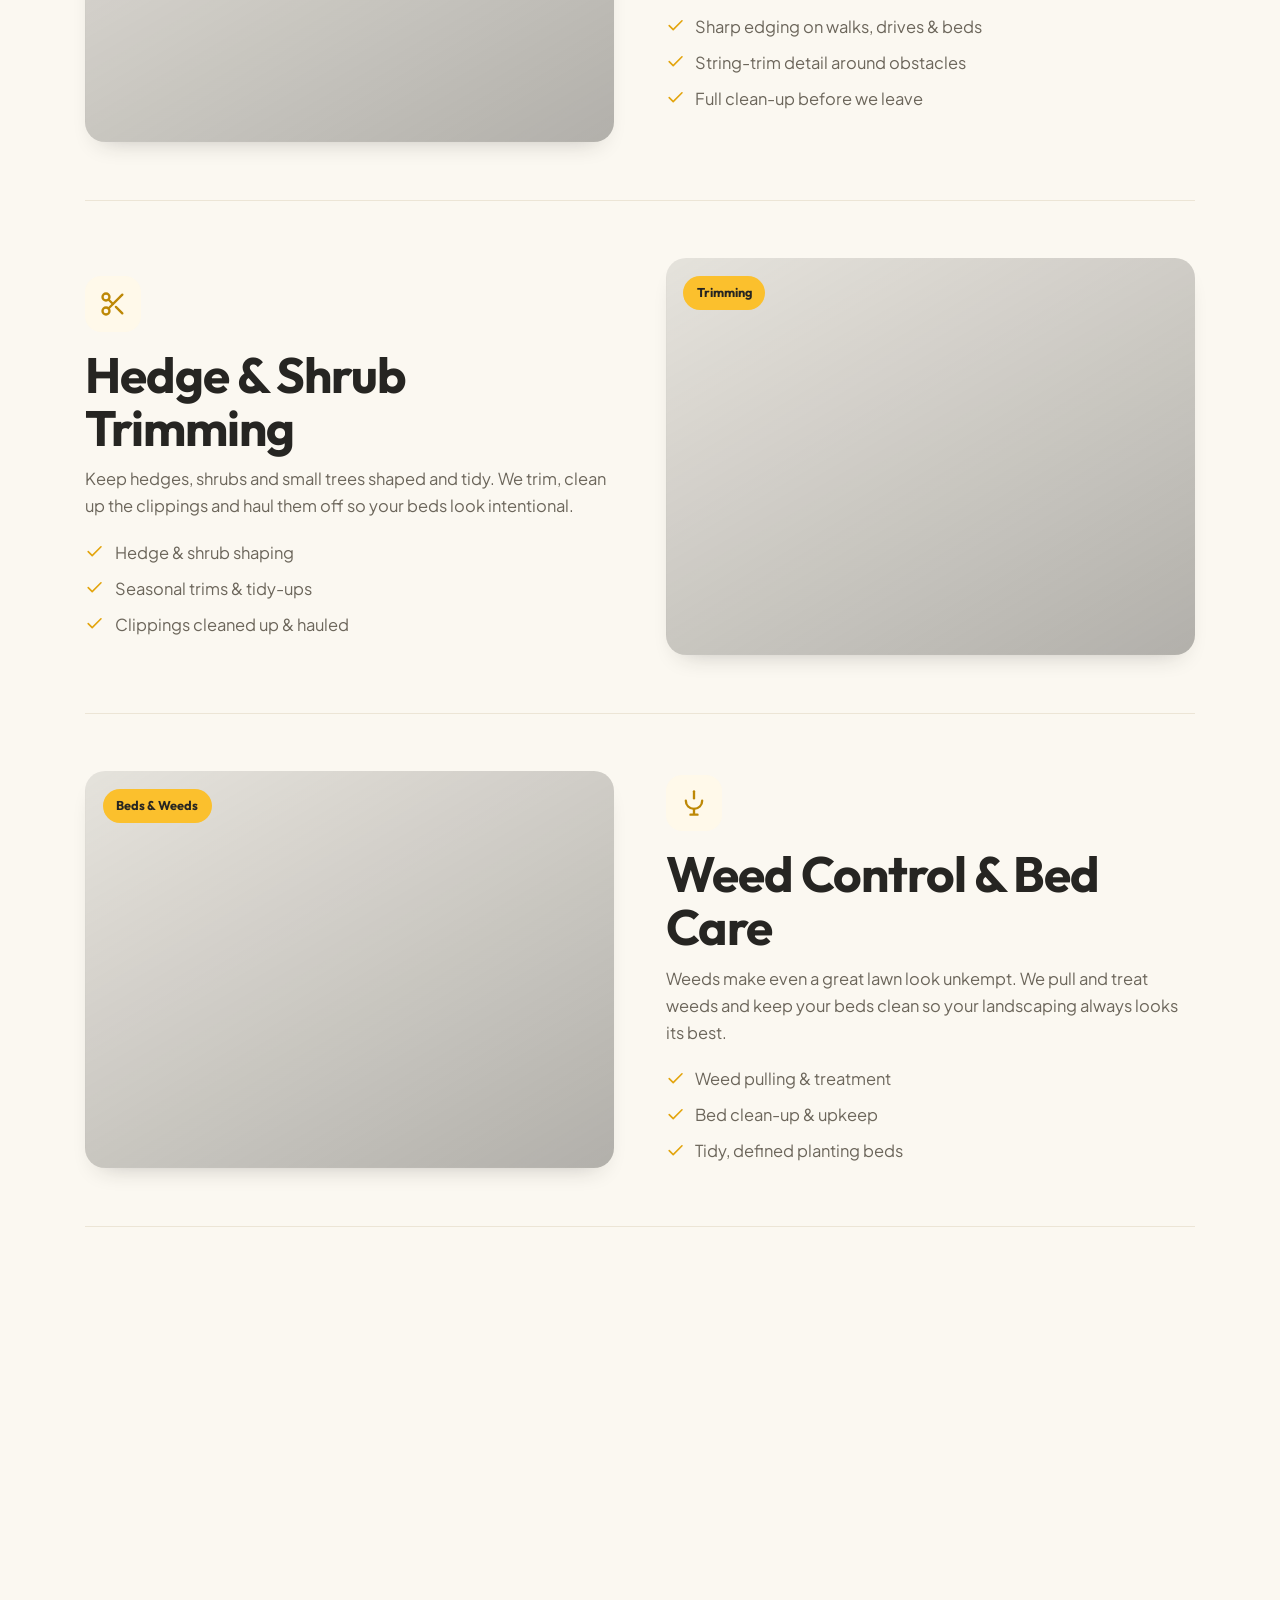
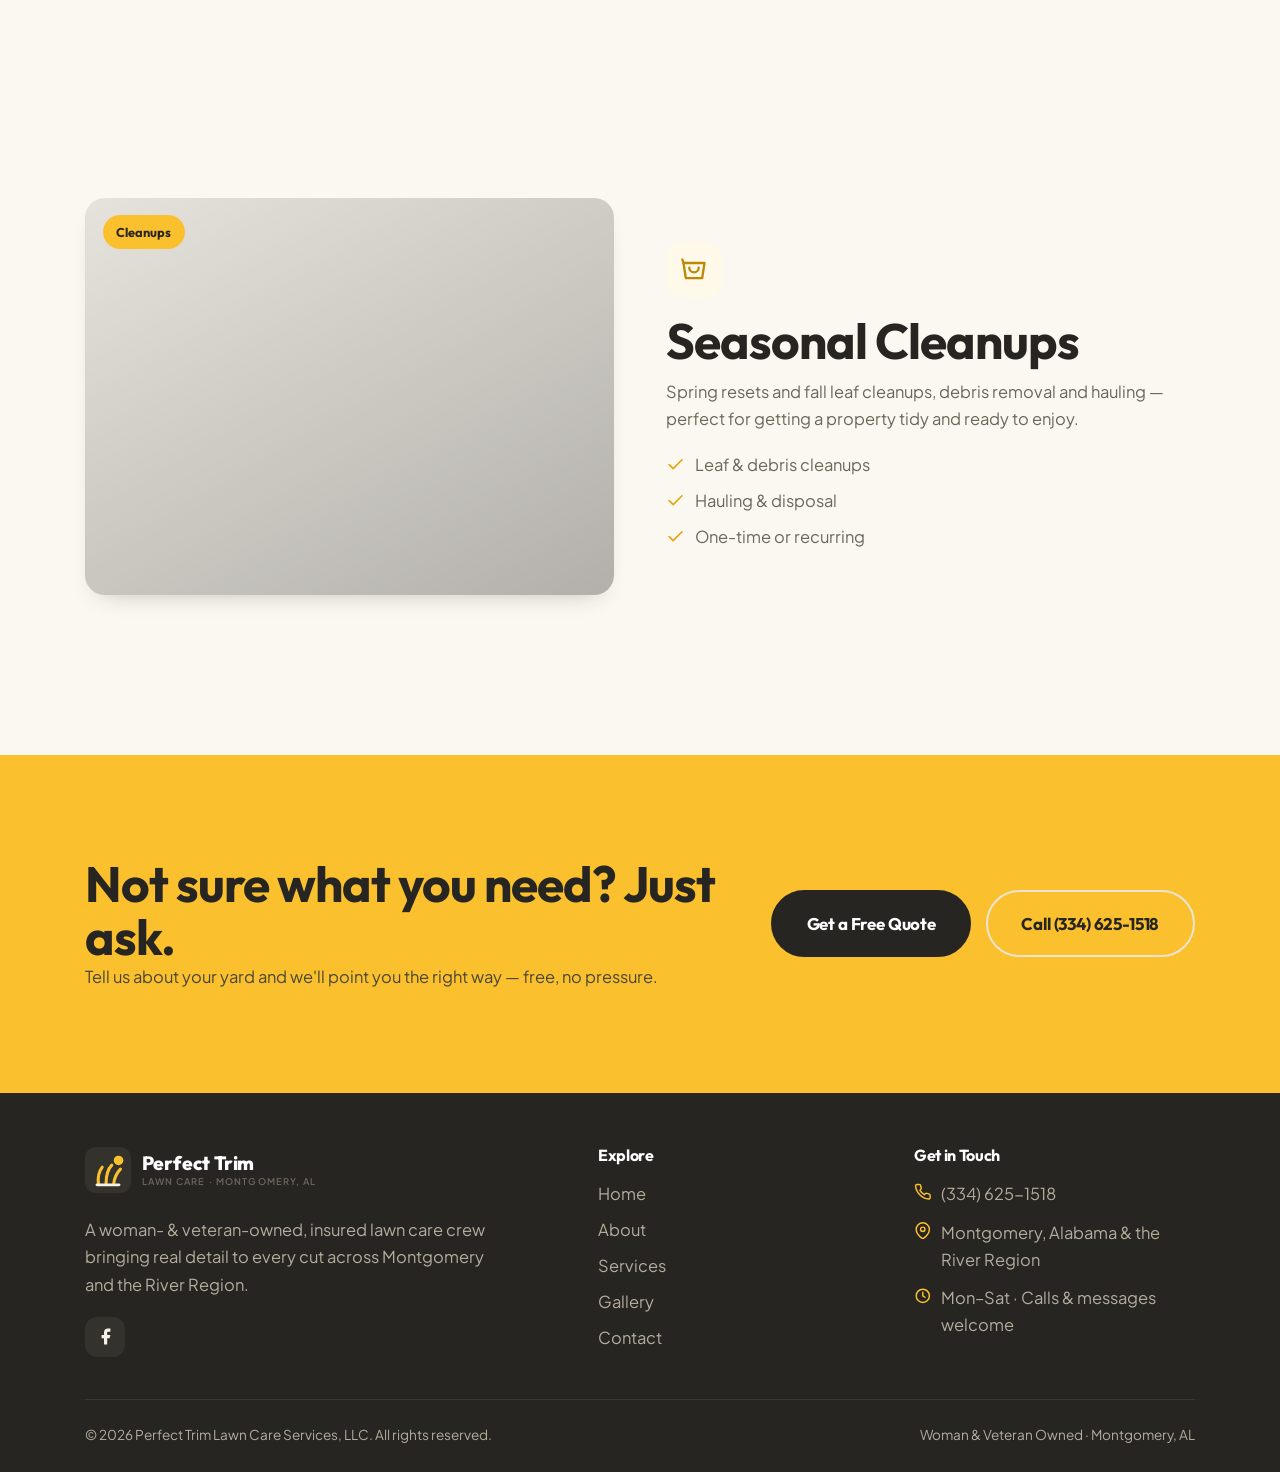
<file: services.html>
<!DOCTYPE html>
<html lang="en" class="no-js">
<head>
  <meta charset="UTF-8" />
  <meta name="viewport" content="width=device-width, initial-scale=1.0" />
  <title>Services | Perfect Trim Lawn Care Services — Montgomery, AL</title>
  <meta name="description" content="Mowing & maintenance, edging & detailing, hedge & shrub trimming, weed & bed care, mulch & pine straw, and cleanups across Montgomery & the River Region. Free quotes — (334) 625-1518." />
  <meta name="theme-color" content="#fbc02d" />
  <link rel="icon" href="assets/icons/favicon.svg" type="image/svg+xml" />
  <link rel="preconnect" href="https://fonts.googleapis.com" />
  <link rel="preconnect" href="https://fonts.gstatic.com" crossorigin />
  <link href="https://fonts.googleapis.com/css2?family=Outfit:wght@500;600;700;800&family=Plus+Jakarta+Sans:wght@400;500;600;700&display=swap" rel="stylesheet" />
  <link rel="stylesheet" href="css/style.css" />
</head>
<body>
  <a class="skip-link" href="#main">Skip to content</a>

  <header class="header">
    <div class="container">
      <nav class="nav" aria-label="Primary">
        <a href="index.html" class="logo" aria-label="Perfect Trim Lawn Care — home">
          <svg class="logo__mark" viewBox="0 0 48 48" aria-hidden="true">
            <rect width="48" height="48" rx="11" fill="#262522"/>
            <circle cx="35" cy="14" r="5" fill="#fbc02d"/>
            <g fill="none" stroke="#fbc02d" stroke-width="3.2" stroke-linecap="round"><path d="M14 38 C 13 30, 15 25, 18 21"/><path d="M22 38 C 22 28, 24 23, 28 19"/><path d="M30 38 C 31 30, 34 26, 37 23"/></g>
            <rect x="11" y="38" width="26" height="3" rx="1.5" fill="#f6f2e9"/>
          </svg>
          <span class="logo__name">Perfect Trim<small>Lawn Care · Montgomery, AL</small></span>
        </a>
        <div class="nav__menu" id="nav-menu">
          <ul class="nav__links">
            <li><a class="nav__link" href="index.html">Home</a></li>
            <li><a class="nav__link" href="about.html">About</a></li>
            <li><a class="nav__link" href="services.html">Services</a></li>
            <li><a class="nav__link" href="gallery.html">Gallery</a></li>
            <li><a class="nav__link" href="contact.html">Contact</a></li>
          </ul>
          <div class="nav__actions">
            <a href="tel:+13346251518" class="nav__phone" aria-label="Call (334) 625-1518">
              <svg viewBox="0 0 24 24" fill="none" stroke="currentColor" stroke-width="2" stroke-linecap="round" stroke-linejoin="round" aria-hidden="true"><path d="M22 16.92v3a2 2 0 0 1-2.18 2 19.79 19.79 0 0 1-8.63-3.07 19.5 19.5 0 0 1-6-6 19.79 19.79 0 0 1-3.07-8.67A2 2 0 0 1 4.11 2h3a2 2 0 0 1 2 1.72c.13.96.36 1.9.7 2.81a2 2 0 0 1-.45 2.11L8.09 9.91a16 16 0 0 0 6 6l1.27-1.27a2 2 0 0 1 2.11-.45c.91.34 1.85.57 2.81.7A2 2 0 0 1 22 16.92Z"/></svg>
              (334) 625-1518
            </a>
            <a href="contact.html" class="btn">Free Quote</a>
          </div>
        </div>
        <button class="nav__toggle" aria-label="Toggle menu" aria-controls="nav-menu" aria-expanded="false"><span></span></button>
      </nav>
    </div>
  </header>
  <div class="nav-scrim" aria-hidden="true"></div>

  <main id="main">
    <section class="pagehero">
      <div class="container pagehero__inner">
        <nav class="crumbs" aria-label="Breadcrumb"><a href="index.html">Home</a> / <span>Services</span></nav>
        <h1>Everything to keep your yard sharp</h1>
        <p>Detailed lawn care for homes and businesses across Montgomery and the River Region.</p>
      </div>
    </section>

    <!-- quick chips -->
    <section class="section--tight section--cream">
      <div class="container">
        <div class="area__chips reveal" style="justify-content:center">
          <a class="area__chip" href="#mowing">Mowing</a>
          <a class="area__chip" href="#edging">Edging &amp; Detailing</a>
          <a class="area__chip" href="#trimming">Trimming</a>
          <a class="area__chip" href="#weeds">Weed &amp; Bed Care</a>
          <a class="area__chip" href="#mulch">Mulch</a>
          <a class="area__chip" href="#cleanups">Cleanups</a>
        </div>
      </div>
    </section>

    <section class="section">
      <div class="container">

        <article class="svc reveal" id="mowing">
          <div>
            <div class="svc__ic"><svg viewBox="0 0 24 24" fill="none" stroke="currentColor" stroke-width="2" stroke-linecap="round" stroke-linejoin="round"><path d="M11 20A7 7 0 0 1 9.8 6.1C15.5 5 17 4.48 19 2c1 2 2 4.18 2 8 0 5.5-4.78 10-10 10Z"/><path d="M2 21c0-3 1.85-5.36 5.08-6"/></svg></div>
            <h2>Mowing &amp; Maintenance</h2>
            <p class="muted">The foundation of a great-looking yard. We mow at the right height, on a schedule that fits your grass, and bring the same attention to detail every single visit.</p>
            <ul class="ticks">
              <li><svg viewBox="0 0 24 24" fill="none" stroke="currentColor" stroke-width="2" stroke-linecap="round" stroke-linejoin="round"><polyline points="20 6 9 17 4 12"/></svg><span>Weekly &amp; bi-weekly mowing</span></li>
              <li><svg viewBox="0 0 24 24" fill="none" stroke="currentColor" stroke-width="2" stroke-linecap="round" stroke-linejoin="round"><polyline points="20 6 9 17 4 12"/></svg><span>Trimming &amp; blow-off included</span></li>
              <li><svg viewBox="0 0 24 24" fill="none" stroke="currentColor" stroke-width="2" stroke-linecap="round" stroke-linejoin="round"><polyline points="20 6 9 17 4 12"/></svg><span>Residential &amp; commercial</span></li>
            </ul>
          </div>
          <div class="svc__media" style="background-image:linear-gradient(150deg,rgba(38,37,34,.10),rgba(38,37,34,.34)),url('https://images.unsplash.com/photo-1458245201577-fc8a130b8829?w=1200&q=70&auto=format&fit=crop');background-size:cover;background-position:center"><span class="pill">Mowing</span></div>
        </article>

        <article class="svc reveal" id="edging">
          <div>
            <div class="svc__ic"><svg viewBox="0 0 24 24" fill="none" stroke="currentColor" stroke-width="2" stroke-linecap="round" stroke-linejoin="round"><path d="M3 18h18"/><path d="M5 18V8l7-4 7 4v10"/></svg></div>
            <h2>Edging &amp; Detailing</h2>
            <p class="muted">This is where "Perfect Trim" earns its name. Crisp edges along walkways, driveways and beds give your whole lawn that clean, finished, professional look.</p>
            <ul class="ticks">
              <li><svg viewBox="0 0 24 24" fill="none" stroke="currentColor" stroke-width="2" stroke-linecap="round" stroke-linejoin="round"><polyline points="20 6 9 17 4 12"/></svg><span>Sharp edging on walks, drives &amp; beds</span></li>
              <li><svg viewBox="0 0 24 24" fill="none" stroke="currentColor" stroke-width="2" stroke-linecap="round" stroke-linejoin="round"><polyline points="20 6 9 17 4 12"/></svg><span>String-trim detail around obstacles</span></li>
              <li><svg viewBox="0 0 24 24" fill="none" stroke="currentColor" stroke-width="2" stroke-linecap="round" stroke-linejoin="round"><polyline points="20 6 9 17 4 12"/></svg><span>Full clean-up before we leave</span></li>
            </ul>
          </div>
          <div class="svc__media" style="background-image:linear-gradient(150deg,rgba(38,37,34,.10),rgba(38,37,34,.34)),url('https://images.unsplash.com/photo-1628340981113-fe1949fe5cc0?w=1200&q=70&auto=format&fit=crop');background-size:cover;background-position:center"><span class="pill">Detailing</span></div>
        </article>

        <article class="svc reveal" id="trimming">
          <div>
            <div class="svc__ic"><svg viewBox="0 0 24 24" fill="none" stroke="currentColor" stroke-width="2" stroke-linecap="round" stroke-linejoin="round"><circle cx="6" cy="6" r="3"/><circle cx="6" cy="18" r="3"/><line x1="20" y1="4" x2="8.12" y2="15.88"/><line x1="14.47" y1="14.48" x2="20" y2="20"/><line x1="8.12" y1="8.12" x2="12" y2="12"/></svg></div>
            <h2>Hedge &amp; Shrub Trimming</h2>
            <p class="muted">Keep hedges, shrubs and small trees shaped and tidy. We trim, clean up the clippings and haul them off so your beds look intentional.</p>
            <ul class="ticks">
              <li><svg viewBox="0 0 24 24" fill="none" stroke="currentColor" stroke-width="2" stroke-linecap="round" stroke-linejoin="round"><polyline points="20 6 9 17 4 12"/></svg><span>Hedge &amp; shrub shaping</span></li>
              <li><svg viewBox="0 0 24 24" fill="none" stroke="currentColor" stroke-width="2" stroke-linecap="round" stroke-linejoin="round"><polyline points="20 6 9 17 4 12"/></svg><span>Seasonal trims &amp; tidy-ups</span></li>
              <li><svg viewBox="0 0 24 24" fill="none" stroke="currentColor" stroke-width="2" stroke-linecap="round" stroke-linejoin="round"><polyline points="20 6 9 17 4 12"/></svg><span>Clippings cleaned up &amp; hauled</span></li>
            </ul>
          </div>
          <div class="svc__media" style="background-image:linear-gradient(150deg,rgba(38,37,34,.10),rgba(38,37,34,.34)),url('https://images.unsplash.com/photo-1599151893427-e09096e38d6d?w=1200&q=70&auto=format&fit=crop');background-size:cover;background-position:center"><span class="pill">Trimming</span></div>
        </article>

        <article class="svc reveal" id="weeds">
          <div>
            <div class="svc__ic"><svg viewBox="0 0 24 24" fill="none" stroke="currentColor" stroke-width="2" stroke-linecap="round" stroke-linejoin="round"><path d="M12 2v6"/><path d="M5 10c0 4 3 7 7 7s7-3 7-7"/><path d="M9 22h6M12 17v5"/></svg></div>
            <h2>Weed Control &amp; Bed Care</h2>
            <p class="muted">Weeds make even a great lawn look unkempt. We pull and treat weeds and keep your beds clean so your landscaping always looks its best.</p>
            <ul class="ticks">
              <li><svg viewBox="0 0 24 24" fill="none" stroke="currentColor" stroke-width="2" stroke-linecap="round" stroke-linejoin="round"><polyline points="20 6 9 17 4 12"/></svg><span>Weed pulling &amp; treatment</span></li>
              <li><svg viewBox="0 0 24 24" fill="none" stroke="currentColor" stroke-width="2" stroke-linecap="round" stroke-linejoin="round"><polyline points="20 6 9 17 4 12"/></svg><span>Bed clean-up &amp; upkeep</span></li>
              <li><svg viewBox="0 0 24 24" fill="none" stroke="currentColor" stroke-width="2" stroke-linecap="round" stroke-linejoin="round"><polyline points="20 6 9 17 4 12"/></svg><span>Tidy, defined planting beds</span></li>
            </ul>
          </div>
          <div class="svc__media" style="background-image:linear-gradient(150deg,rgba(38,37,34,.10),rgba(38,37,34,.34)),url('https://images.unsplash.com/photo-1549448046-b89e7214060d?w=1200&q=70&auto=format&fit=crop');background-size:cover;background-position:center"><span class="pill">Beds &amp; Weeds</span></div>
        </article>

        <article class="svc reveal" id="mulch">
          <div>
            <div class="svc__ic"><svg viewBox="0 0 24 24" fill="none" stroke="currentColor" stroke-width="2" stroke-linecap="round" stroke-linejoin="round"><path d="M3 12h18"/><path d="M5 12c2-4 12-4 14 0"/><path d="M5 12c2 4 12 4 14 0"/></svg></div>
            <h2>Mulch &amp; Pine Straw</h2>
            <p class="muted">Fresh ground cover is the fastest way to upgrade curb appeal. We lay mulch and pine straw clean and even, with crisp bed edges to finish the look.</p>
            <ul class="ticks">
              <li><svg viewBox="0 0 24 24" fill="none" stroke="currentColor" stroke-width="2" stroke-linecap="round" stroke-linejoin="round"><polyline points="20 6 9 17 4 12"/></svg><span>Mulch &amp; pine straw installation</span></li>
              <li><svg viewBox="0 0 24 24" fill="none" stroke="currentColor" stroke-width="2" stroke-linecap="round" stroke-linejoin="round"><polyline points="20 6 9 17 4 12"/></svg><span>Crisp bed edging</span></li>
              <li><svg viewBox="0 0 24 24" fill="none" stroke="currentColor" stroke-width="2" stroke-linecap="round" stroke-linejoin="round"><polyline points="20 6 9 17 4 12"/></svg><span>Seasonal bed refreshes</span></li>
            </ul>
          </div>
          <div class="svc__media" style="background-image:linear-gradient(150deg,rgba(38,37,34,.10),rgba(38,37,34,.34)),url('https://images.unsplash.com/photo-1628482283044-e5cc2f238de1?w=1200&q=70&auto=format&fit=crop');background-size:cover;background-position:center"><span class="pill">Mulch</span></div>
        </article>

        <article class="svc reveal" id="cleanups" style="border-bottom:0">
          <div>
            <div class="svc__ic"><svg viewBox="0 0 24 24" fill="none" stroke="currentColor" stroke-width="2" stroke-linecap="round" stroke-linejoin="round"><path d="M3 6h18l-2 13H5L3 6z"/><path d="M3 6 2 3"/><path d="M16 10a4 4 0 0 1-8 0"/></svg></div>
            <h2>Seasonal Cleanups</h2>
            <p class="muted">Spring resets and fall leaf cleanups, debris removal and hauling — perfect for getting a property tidy and ready to enjoy.</p>
            <ul class="ticks">
              <li><svg viewBox="0 0 24 24" fill="none" stroke="currentColor" stroke-width="2" stroke-linecap="round" stroke-linejoin="round"><polyline points="20 6 9 17 4 12"/></svg><span>Leaf &amp; debris cleanups</span></li>
              <li><svg viewBox="0 0 24 24" fill="none" stroke="currentColor" stroke-width="2" stroke-linecap="round" stroke-linejoin="round"><polyline points="20 6 9 17 4 12"/></svg><span>Hauling &amp; disposal</span></li>
              <li><svg viewBox="0 0 24 24" fill="none" stroke="currentColor" stroke-width="2" stroke-linecap="round" stroke-linejoin="round"><polyline points="20 6 9 17 4 12"/></svg><span>One-time or recurring</span></li>
            </ul>
          </div>
          <div class="svc__media" style="background-image:linear-gradient(150deg,rgba(38,37,34,.10),rgba(38,37,34,.34)),url('https://images.unsplash.com/photo-1601989874863-e67a5a734f56?w=1200&q=70&auto=format&fit=crop');background-size:cover;background-position:center"><span class="pill">Cleanups</span></div>
        </article>
      </div>
    </section>

    <section class="section cta">
      <div class="container cta__inner">
        <div class="reveal">
          <h2>Not sure what you need? Just ask.</h2>
          <p>Tell us about your yard and we'll point you the right way — free, no pressure.</p>
        </div>
        <div class="hero__actions reveal" data-delay="1">
          <a href="contact.html" class="btn btn--dark btn--lg">Get a Free Quote</a>
          <a href="tel:+13346251518" class="btn btn--ghost btn--lg">Call (334) 625-1518</a>
        </div>
      </div>
    </section>
  </main>

  <footer class="footer">
    <div class="container">
      <div class="footer__grid">
        <div class="footer__about">
          <a href="index.html" class="logo" aria-label="Perfect Trim Lawn Care — home">
            <svg class="logo__mark" viewBox="0 0 48 48" aria-hidden="true">
              <rect width="48" height="48" rx="11" fill="#34322d"/>
              <circle cx="35" cy="14" r="5" fill="#fbc02d"/>
              <g fill="none" stroke="#fbc02d" stroke-width="3.2" stroke-linecap="round"><path d="M14 38 C 13 30, 15 25, 18 21"/><path d="M22 38 C 22 28, 24 23, 28 19"/><path d="M30 38 C 31 30, 34 26, 37 23"/></g>
              <rect x="11" y="38" width="26" height="3" rx="1.5" fill="#f6f2e9"/>
            </svg>
            <span class="logo__name">Perfect Trim<small>Lawn Care · Montgomery, AL</small></span>
          </a>
          <p>A woman- &amp; veteran-owned, insured lawn care crew bringing real detail to every cut across Montgomery and the River Region.</p>
          <div class="footer__social">
            <a href="https://www.facebook.com/PerfectTrimLLC/" target="_blank" rel="noopener" aria-label="Perfect Trim on Facebook"><svg viewBox="0 0 24 24" fill="currentColor"><path d="M18 2h-3a5 5 0 0 0-5 5v3H7v4h3v8h4v-8h3l1-4h-4V7a1 1 0 0 1 1-1h3z"/></svg></a>
          </div>
        </div>
        <div>
          <h4>Explore</h4>
          <ul class="footer__links">
            <li><a href="index.html">Home</a></li>
            <li><a href="about.html">About</a></li>
            <li><a href="services.html">Services</a></li>
            <li><a href="gallery.html">Gallery</a></li>
            <li><a href="contact.html">Contact</a></li>
          </ul>
        </div>
        <div>
          <h4>Get in Touch</h4>
          <ul class="footer__contact">
            <li><svg viewBox="0 0 24 24" fill="none" stroke="currentColor" stroke-width="2" stroke-linecap="round" stroke-linejoin="round"><path d="M22 16.92v3a2 2 0 0 1-2.18 2 19.79 19.79 0 0 1-8.63-3.07 19.5 19.5 0 0 1-6-6 19.79 19.79 0 0 1-3.07-8.67A2 2 0 0 1 4.11 2h3a2 2 0 0 1 2 1.72c.13.96.36 1.9.7 2.81a2 2 0 0 1-.45 2.11L8.09 9.91a16 16 0 0 0 6 6l1.27-1.27a2 2 0 0 1 2.11-.45c.91.34 1.85.57 2.81.7A2 2 0 0 1 22 16.92Z"/></svg><a href="tel:+13346251518">(334) 625-1518</a></li>
            <li><svg viewBox="0 0 24 24" fill="none" stroke="currentColor" stroke-width="2" stroke-linecap="round" stroke-linejoin="round"><path d="M21 10c0 7-9 13-9 13s-9-6-9-13a9 9 0 0 1 18 0Z"/><circle cx="12" cy="10" r="3"/></svg><span>Montgomery, Alabama &amp; the River Region</span></li>
            <li><svg viewBox="0 0 24 24" fill="none" stroke="currentColor" stroke-width="2" stroke-linecap="round" stroke-linejoin="round"><circle cx="12" cy="12" r="9"/><polyline points="12 7 12 12 15 14"/></svg><span>Mon–Sat · Calls &amp; messages welcome</span></li>
          </ul>
        </div>
      </div>
      <div class="footer__bottom">
        <span>&copy; <span id="year">2026</span> Perfect Trim Lawn Care Services, LLC. All rights reserved.</span>
        <span>Woman &amp; Veteran Owned · Montgomery, AL</span>
      </div>
    </div>
  </footer>

  <button class="to-top" aria-label="Back to top"><svg viewBox="0 0 24 24" fill="none" stroke="currentColor" stroke-width="2.4" stroke-linecap="round" stroke-linejoin="round" width="20" height="20"><polyline points="18 15 12 9 6 15"/></svg></button>
  <nav class="callbar" aria-label="Quick actions">
    <a href="tel:+13346251518"><svg viewBox="0 0 24 24" fill="none" stroke="currentColor" stroke-width="2" stroke-linecap="round" stroke-linejoin="round"><path d="M22 16.92v3a2 2 0 0 1-2.18 2 19.79 19.79 0 0 1-8.63-3.07 19.5 19.5 0 0 1-6-6 19.79 19.79 0 0 1-3.07-8.67A2 2 0 0 1 4.11 2h3a2 2 0 0 1 2 1.72c.13.96.36 1.9.7 2.81a2 2 0 0 1-.45 2.11L8.09 9.91a16 16 0 0 0 6 6l1.27-1.27a2 2 0 0 1 2.11-.45c.91.34 1.85.57 2.81.7A2 2 0 0 1 22 16.92Z"/></svg>Call Now</a>
    <a href="contact.html"><svg viewBox="0 0 24 24" fill="none" stroke="currentColor" stroke-width="2" stroke-linecap="round" stroke-linejoin="round"><path d="M14 2H6a2 2 0 0 0-2 2v16a2 2 0 0 0 2 2h12a2 2 0 0 0 2-2V8z"/><polyline points="14 2 14 8 20 8"/></svg>Free Quote</a>
  </nav>

  <script src="js/main.js" defer></script>

  <!-- aurora-cta : agency upsell button -->
  <a class="aurora-cta" href="https://auroraadv.co/?tab=wizard" target="_blank" rel="noopener" aria-label="Get this website for only $999 — built by Aurora">
    <span class="aurora-cta__top">Get this website<br>for only</span>
    <span class="aurora-cta__price">$999</span>
  </a>
  <style>
  .aurora-cta{position:fixed;left:18px;bottom:18px;z-index:58;width:130px;height:130px;border-radius:50%;display:flex;flex-direction:column;align-items:center;justify-content:center;text-align:center;gap:3px;padding:8px;background:radial-gradient(circle at 32% 26%,#34322d,#262522);color:#fff;text-decoration:none;border:3px solid #fbc02d;box-shadow:0 14px 32px -10px rgba(15,23,42,.55);font-family:system-ui,-apple-system,"Segoe UI",Roboto,sans-serif;line-height:1.08;transition:transform .2s ease,box-shadow .2s ease;}
  .aurora-cta:hover{transform:translateY(-3px) scale(1.05);box-shadow:0 20px 40px -10px rgba(15,23,42,.6);}
  .aurora-cta:focus-visible{outline:3px solid #fbc02d;outline-offset:3px;}
  .aurora-cta__top{font-size:10px;font-weight:700;letter-spacing:.03em;text-transform:uppercase;color:#efe7d6;}
  .aurora-cta__price{font-size:31px;font-weight:800;color:#fbc02d;letter-spacing:-.01em;}
  @media (max-width:760px){.aurora-cta{width:106px;height:106px;left:12px;bottom:68px;border-width:2px;}.aurora-cta__top{font-size:8.5px;}.aurora-cta__price{font-size:25px;}}
  @media (prefers-reduced-motion:reduce){.aurora-cta{transition:none;}}
  </style>
</body>
</html>
</file>
<file: css/style.css>
/* =====================================================================
   Perfect Trim Lawn Care Services — "Bright & Proud" design system
   Warm cream + sunny golden-yellow + warm charcoal. Outfit + Plus Jakarta Sans.
   Friendly, cheerful, personal. Woman & Veteran owned. No frameworks.
   ===================================================================== */

/* ----------------------------- Tokens ------------------------------ */
:root {
  /* Brand */
  --ink:       #262522;   /* warm near-black */
  --ink-2:     #34322d;
  --ink-3:     #46443d;
  --sun:       #fbc02d;   /* sunny golden-yellow accent */
  --sun-600:   #e3a40c;   /* darker (small text / links) */
  --sun-700:   #bd8806;
  --sun-100:   #fdf0cc;
  --sun-50:    #fff9ea;

  /* Neutrals */
  --cream:     #fbf8f1;   /* warm off-white bg */
  --cream-2:   #f3eee1;   /* surface */
  --cream-3:   #ece4d2;
  --white:     #ffffff;
  --line:      #ece5d6;
  --line-dark: #3a382f;

  /* Text */
  --text:      #2a2824;
  --muted:     #6c665b;
  --on-dark:   #f6f2e9;
  --on-dark-mut:#b4ac9b;

  /* System */
  --radius:    12px;
  --radius-lg: 20px;
  --pill:      999px;
  --shadow:    0 24px 50px -28px rgba(38,37,34,.4);
  --shadow-sm: 0 12px 26px -16px rgba(38,37,34,.32);
  --shadow-sun:0 16px 30px -14px rgba(251,192,45,.55);
  --container: 1180px;
  --gutter:    clamp(1.1rem, 4vw, 2.2rem);
  --ease:      cubic-bezier(.22,.68,.24,1);

  --ff-display:"Outfit", system-ui, sans-serif;
  --ff-body:   "Plus Jakarta Sans", system-ui, -apple-system, "Segoe UI", sans-serif;
}

/* ----------------------------- Reset ------------------------------- */
*, *::before, *::after { box-sizing: border-box; }
* { margin: 0; }
html { scroll-behavior: smooth; -webkit-text-size-adjust: 100%; }
@media (prefers-reduced-motion: reduce) {
  html { scroll-behavior: auto; }
  *, *::before, *::after { animation-duration: .001ms !important; transition-duration: .001ms !important; }
}
body {
  font-family: var(--ff-body);
  color: var(--text);
  background: var(--cream);
  line-height: 1.65;
  font-size: 1.03rem;
  -webkit-font-smoothing: antialiased;
  text-rendering: optimizeLegibility;
}
img, svg, picture, iframe { display: block; max-width: 100%; }
a { color: inherit; text-decoration: none; }
button { font: inherit; cursor: pointer; border: 0; background: none; color: inherit; }
input, textarea, select { font: inherit; color: inherit; }
ul { list-style: none; padding: 0; }
::selection { background: var(--sun); color: var(--ink); }
:focus-visible { outline: 3px solid var(--sun-600); outline-offset: 2px; border-radius: 4px; }

/* --------------------------- Typography ---------------------------- */
h1, h2, h3, h4, .display {
  font-family: var(--ff-display);
  font-weight: 700;
  line-height: 1.07;
  letter-spacing: -0.02em;
  color: var(--ink);
}
h1 { font-size: clamp(2.6rem, 6vw, 4.6rem); font-weight: 800; }
h2 { font-size: clamp(2rem, 4.2vw, 3.1rem); }
h3 { font-size: clamp(1.2rem, 2vw, 1.5rem); }
p { max-width: 62ch; }
strong { font-weight: 700; }
.hl { color: var(--sun-600); }
.hl-mark { background: linear-gradient(transparent 60%, var(--sun) 0); padding: 0 .08em; border-radius: 2px; }

.eyebrow {
  display: inline-flex; align-items: center; gap: .55rem;
  font-family: var(--ff-display); font-weight: 700; font-size: .8rem;
  text-transform: uppercase; letter-spacing: .12em; color: var(--sun-700);
  background: var(--sun-50); border: 1px solid var(--sun-100);
  padding: .4rem .85rem; border-radius: var(--pill);
}
.eyebrow::before { content: ""; width: 7px; height: 7px; border-radius: 50%; background: var(--sun); }
.eyebrow--plain { background: none; border: 0; padding: 0; }
.eyebrow--center { justify-content: center; }
.lead { font-size: 1.18rem; color: var(--muted); }

/* --------------------------- Layout -------------------------------- */
.container { width: 100%; max-width: var(--container); margin-inline: auto; padding-inline: var(--gutter); }
.section { padding-block: clamp(3.6rem, 8vw, 6.5rem); }
.section--tight { padding-block: clamp(2.4rem, 5vw, 3.6rem); }
.section--cream { background: var(--cream-2); }
.section--ink { background: var(--ink); color: var(--on-dark); }
.section--ink h1, .section--ink h2, .section--ink h3 { color: #fff; }
.section--ink .lead, .section--ink .muted { color: var(--on-dark-mut); }
.section-head { max-width: 56ch; margin-bottom: 2.8rem; }
.section-head--center { margin-inline: auto; text-align: center; }
.section-head p { margin-top: .9rem; }
.split { display: grid; gap: clamp(2rem,5vw,4rem); align-items: center; }
@media (min-width: 900px) { .split { grid-template-columns: 1fr 1fr; } .split--media-right { grid-template-columns: 1.05fr .95fr; } }
.muted { color: var(--muted); }

/* --------------------------- Buttons ------------------------------- */
.btn {
  --bg: var(--sun); --fg: var(--ink);
  display: inline-flex; align-items: center; gap: .55rem;
  background: var(--bg); color: var(--fg);
  font-family: var(--ff-display); font-weight: 700; font-size: .98rem; letter-spacing: -.01em;
  padding: .92rem 1.7rem; border-radius: var(--pill); border: 2px solid var(--bg);
  transition: transform .2s var(--ease), background .2s var(--ease), box-shadow .2s var(--ease), color .2s var(--ease), border-color .2s var(--ease);
}
.btn:hover { transform: translateY(-2px); background: var(--sun-600); border-color: var(--sun-600); box-shadow: var(--shadow-sun); }
.btn--dark { --bg: var(--ink); --fg: #fff; }
.btn--dark:hover { background: var(--ink-2); border-color: var(--ink-2); box-shadow: var(--shadow); color: #fff; }
.btn--ghost { --bg: transparent; --fg: var(--ink); border-color: var(--cream-3); }
.btn--ghost:hover { background: var(--ink); color: #fff; border-color: var(--ink); box-shadow: none; }
.btn--ghost-light { --bg: transparent; --fg: #fff; border-color: rgba(255,255,255,.4); }
.btn--ghost-light:hover { background: #fff; color: var(--ink); border-color: #fff; box-shadow: none; }
.btn--lg { padding: 1.08rem 2.1rem; font-size: 1.06rem; }
.btn svg { width: 1.1em; height: 1.1em; }

/* ---------------------------- Seal --------------------------------- */
.seal { display: inline-grid; place-items: center; text-align: center; width: 104px; height: 104px; border-radius: 50%; background: var(--ink); color: #fff; font-family: var(--ff-display); line-height: 1.05; transform: rotate(-6deg); border: 3px solid var(--sun); }
.seal b { font-size: 1.05rem; font-weight: 800; color: var(--sun); }
.seal small { font-size: .56rem; letter-spacing: .1em; text-transform: uppercase; margin-top: .15rem; color: var(--on-dark-mut); }

/* --------------------------- Badge pills --------------------------- */
.badges { display: flex; flex-wrap: wrap; gap: .6rem; }
.badge-pill { display: inline-flex; align-items: center; gap: .5rem; background: var(--white); border: 1px solid var(--line); border-radius: var(--pill); padding: .5rem 1rem; font-family: var(--ff-display); font-weight: 600; font-size: .86rem; }
.badge-pill svg { width: 1.1em; height: 1.1em; color: var(--sun-600); }
.section--ink .badge-pill { background: var(--ink-2); border-color: var(--line-dark); color: var(--on-dark); }

/* --------------------------- Header / Nav -------------------------- */
.header { position: sticky; top: 0; z-index: 60; background: rgba(251,248,241,.9); backdrop-filter: blur(10px); border-bottom: 1px solid transparent; transition: border-color .3s var(--ease), box-shadow .3s var(--ease); }
.header.is-stuck { border-bottom-color: var(--line); box-shadow: 0 10px 30px -22px rgba(38,37,34,.32); }
.nav { display: flex; align-items: center; justify-content: space-between; gap: 1.2rem; height: 80px; }
.logo { display: inline-flex; align-items: center; gap: .65rem; color: var(--ink); }
.logo__mark { width: 46px; height: 46px; flex: none; }
.logo__name { font-family: var(--ff-display); font-weight: 800; font-size: 1.2rem; letter-spacing: -.01em; line-height: 1; }
.logo__name small { display: block; font-family: var(--ff-body); font-size: .58rem; font-weight: 600; letter-spacing: .12em; text-transform: uppercase; color: var(--muted); margin-top: .28rem; }

.nav__menu { display: flex; align-items: center; gap: 2rem; }
.nav__links { display: flex; align-items: center; gap: 1.7rem; }
.nav__link { font-family: var(--ff-display); font-weight: 600; font-size: .98rem; color: var(--ink); position: relative; padding: .3rem 0; transition: color .2s var(--ease); }
.nav__link::after { content: ""; position: absolute; left: 0; bottom: -3px; width: 0; height: 2.5px; background: var(--sun); border-radius: 2px; transition: width .22s var(--ease); }
.nav__link:hover { color: var(--sun-700); }
.nav__link:hover::after, .nav__link.is-active::after { width: 100%; }
.nav__link.is-active { color: var(--sun-700); }
.nav__actions { display: flex; align-items: center; gap: .9rem; }
.nav__phone { display: inline-flex; align-items: center; gap: .45rem; font-family: var(--ff-display); font-weight: 700; color: var(--ink); }
.nav__phone svg { width: 1.05em; color: var(--sun-600); }

.nav__toggle { display: none; width: 46px; height: 46px; border-radius: var(--radius); border: 1px solid var(--line); background: var(--white); position: relative; }
.nav__toggle span, .nav__toggle span::before, .nav__toggle span::after { content: ""; position: absolute; left: 50%; top: 50%; width: 22px; height: 2.4px; background: var(--ink); border-radius: 2px; transform: translate(-50%,-50%); transition: transform .25s var(--ease), opacity .25s var(--ease); }
.nav__toggle span::before { transform: translate(-50%,-7px); }
.nav__toggle span::after  { transform: translate(-50%,7px); }
.nav__toggle[aria-expanded="true"] span { background: transparent; }
.nav__toggle[aria-expanded="true"] span::before { transform: translate(-50%,0) rotate(45deg); }
.nav__toggle[aria-expanded="true"] span::after  { transform: translate(-50%,0) rotate(-45deg); }

@media (max-width: 920px) {
  .nav__toggle { display: block; z-index: 70; }
  .nav__menu { position: fixed; inset: 0 0 0 auto; width: min(84vw, 350px); flex-direction: column; align-items: flex-start; justify-content: center; gap: 2rem; background: var(--white); padding: 5rem 2rem; box-shadow: var(--shadow); transform: translateX(100%); transition: transform .32s var(--ease); z-index: 65; }
  .nav__menu.is-open { transform: translateX(0); }
  .nav__links { flex-direction: column; align-items: flex-start; gap: 1.3rem; }
  .nav__link { font-size: 1.2rem; }
  .nav__actions { flex-direction: column; align-items: flex-start; gap: 1rem; width: 100%; }
  .nav__actions .btn { width: 100%; justify-content: center; }
  .nav-scrim { position: fixed; inset: 0; background: rgba(38,37,34,.42); opacity: 0; visibility: hidden; transition: opacity .3s; z-index: 64; }
  .nav-scrim.is-open { opacity: 1; visibility: visible; }
}

/* ----------------------------- Hero -------------------------------- */
.hero { position: relative; overflow: hidden; background:
  radial-gradient(120% 80% at 85% -10%, var(--sun-50) 0%, rgba(255,249,234,0) 55%), var(--cream); }
.hero__inner { display: grid; gap: clamp(2rem,5vw,3.5rem); align-items: center; padding-block: clamp(3rem,7vw,5.5rem); }
@media (min-width: 920px) { .hero__inner { grid-template-columns: 1.05fr .95fr; } }
.hero__copy { display: grid; gap: 1.4rem; }
.hero h1 .hl-mark { white-space: nowrap; }
.hero__lead { font-size: 1.2rem; color: var(--muted); max-width: 46ch; }
.hero__actions { display: flex; flex-wrap: wrap; gap: .9rem; align-items: center; }
.hero__chips { display: flex; flex-wrap: wrap; gap: .5rem 1.3rem; margin-top: .3rem; }
.hero__chip { display: inline-flex; align-items: center; gap: .45rem; font-family: var(--ff-display); font-weight: 600; font-size: .88rem; color: var(--ink); }
.hero__chip svg { width: 1.1em; color: var(--sun-600); }
.hero__visual { position: relative; }
.hero__img { aspect-ratio: 4/4.3; border-radius: var(--radius-lg); overflow: hidden; background: linear-gradient(155deg,#2f8f5f,#15402c); box-shadow: var(--shadow); }
.hero__seal { position: absolute; left: -1.1rem; bottom: 1.6rem; box-shadow: var(--shadow); border-radius: 50%; }
.hero__rays { position: absolute; right: -2rem; top: -2rem; width: 130px; height: 130px; opacity: .9; }

/* --------------------------- Trust bar ----------------------------- */
.trustbar { display: flex; flex-wrap: wrap; gap: 1rem 2rem; align-items: center; justify-content: center; padding-block: 1.5rem; border-block: 1px solid var(--line); }
.trustbar__item { display: inline-flex; align-items: center; gap: .55rem; font-family: var(--ff-display); font-weight: 600; font-size: .95rem; color: var(--ink); }
.trustbar__item svg { width: 1.3rem; height: 1.3rem; color: var(--sun-600); }

/* --------------------------- Service cards ------------------------- */
.cards { display: grid; gap: 1.3rem; grid-template-columns: repeat(auto-fit, minmax(255px,1fr)); }
.card { background: var(--white); border: 1px solid var(--line); border-radius: var(--radius-lg); padding: 1.9rem 1.7rem; transition: transform .22s var(--ease), box-shadow .22s var(--ease); }
.card:hover { transform: translateY(-6px); box-shadow: var(--shadow); }
.card__ic { width: 56px; height: 56px; border-radius: 16px; background: var(--sun-50); color: var(--sun-700); display: grid; place-items: center; margin-bottom: 1.1rem; transition: background .22s var(--ease), color .22s var(--ease); }
.card:hover .card__ic { background: var(--sun); color: var(--ink); }
.card__ic svg { width: 27px; height: 27px; }
.card h3 { margin-bottom: .45rem; }
.card p { color: var(--muted); font-size: .97rem; }
.card__link { display: inline-flex; align-items: center; gap: .4rem; margin-top: 1rem; font-family: var(--ff-display); font-weight: 700; font-size: .92rem; color: var(--sun-700); }
.card__link svg { width: 1em; transition: transform .2s var(--ease); }
.card:hover .card__link svg { transform: translateX(4px); }

/* --------------------------- Feature split ------------------------- */
.feature__media { position: relative; aspect-ratio: 5/4; border-radius: var(--radius-lg); overflow: hidden; background: linear-gradient(155deg,#2f8f5f,#15402c); box-shadow: var(--shadow); }
.feature__media--2 { background: linear-gradient(155deg,#3a7d57,#173a28); }
.feature__media .pill { position: absolute; left: 1.2rem; top: 1.2rem; background: var(--sun); color: var(--ink); font-family: var(--ff-display); font-weight: 700; font-size: .82rem; padding: .45rem .9rem; border-radius: var(--pill); }
.checks { display: grid; gap: 1rem; margin-top: 1.6rem; }
.checks li { display: grid; grid-template-columns: auto 1fr; gap: .85rem; align-items: start; }
.checks .tick { width: 28px; height: 28px; border-radius: 50%; background: var(--sun); color: var(--ink); display: grid; place-items: center; flex: none; margin-top: .1rem; }
.checks .tick svg { width: 15px; height: 15px; }
.checks b { font-family: var(--ff-display); font-weight: 700; }
.checks span.t { display: block; color: var(--muted); font-size: .96rem; }

/* --------------------------- Promise band -------------------------- */
.promise { position: relative; background: var(--ink); color: var(--on-dark); overflow: hidden; }
.promise::before { content: ""; position: absolute; right: -6%; top: -40%; width: 42%; aspect-ratio: 1; background: radial-gradient(circle, rgba(251,192,45,.18), transparent 64%); }
.promise__inner { position: relative; display: grid; gap: 2rem; align-items: center; }
@media (min-width: 820px) { .promise__inner { grid-template-columns: auto 1fr; } }
.promise h2 { color: #fff; }
.promise p { color: var(--on-dark-mut); }
.promise .seal { width: 130px; height: 130px; }
.promise .seal b { font-size: 1.3rem; }

/* ---------------------------- Owner -------------------------------- */
.owner { display: grid; gap: clamp(1.6rem,4vw,3rem); align-items: center; }
@media (min-width: 820px) { .owner { grid-template-columns: .8fr 1.2fr; } }
.owner__photo { aspect-ratio: 1; border-radius: var(--radius-lg); overflow: hidden; background: linear-gradient(155deg,#caa64f,#7a5f1f); box-shadow: var(--shadow); position: relative; }
.owner__photo .pill { position: absolute; left: 1rem; bottom: 1rem; background: var(--white); color: var(--ink); font-family: var(--ff-display); font-weight: 700; font-size: .82rem; padding: .4rem .85rem; border-radius: var(--pill); }
.owner__quote { font-family: var(--ff-display); font-weight: 600; font-size: clamp(1.4rem,2.6vw,1.9rem); line-height: 1.3; color: var(--ink); }
.owner__quote .hl-mark { padding: 0 .1em; }
.owner__by { margin-top: 1rem; font-family: var(--ff-display); font-weight: 700; }
.owner__by span { display: block; color: var(--muted); font-weight: 500; font-size: .9rem; }

/* ----------------------------- Steps ------------------------------- */
.steps { display: grid; gap: 1.3rem; grid-template-columns: repeat(auto-fit, minmax(210px,1fr)); }
.step { background: var(--white); border: 1px solid var(--line); border-radius: var(--radius-lg); padding: 1.7rem 1.5rem; }
.step__n { width: 46px; height: 46px; border-radius: 50%; background: var(--ink); color: #fff; display: grid; place-items: center; font-family: var(--ff-display); font-weight: 800; margin-bottom: 1rem; }
.step:nth-child(1) .step__n { background: var(--sun); color: var(--ink); }
.step h3 { font-size: 1.18rem; margin-bottom: .4rem; }
.step p { color: var(--muted); font-size: .95rem; }

/* --------------------------- Gallery ------------------------------- */
.filters { display: flex; flex-wrap: wrap; gap: .6rem; margin-bottom: 2rem; }
.filter { font-family: var(--ff-display); font-weight: 600; font-size: .92rem; padding: .55rem 1.15rem; border-radius: var(--pill); border: 1px solid var(--line); background: var(--white); color: var(--ink); transition: all .2s var(--ease); }
.filter:hover { border-color: var(--sun); }
.filter.is-active { background: var(--ink); color: #fff; border-color: var(--ink); }
.gallery { display: grid; gap: 1rem; grid-template-columns: repeat(auto-fill, minmax(260px,1fr)); }
.tile { position: relative; aspect-ratio: 1/1; border-radius: var(--radius-lg); overflow: hidden; display: grid; align-content: end; padding: 1.2rem; color: #fff; background-size: cover; background-position: center; transition: transform .25s var(--ease); }
.tile::before { content: ""; position: absolute; inset: 0; background: linear-gradient(180deg, transparent 35%, rgba(20,28,18,.82)); }
.tile > * { position: relative; }
.tile:hover { transform: scale(1.02); }
.tile__cat { font-family: var(--ff-display); font-weight: 700; font-size: .72rem; text-transform: uppercase; letter-spacing: .06em; color: var(--sun); }
.tile__title { font-family: var(--ff-display); font-weight: 700; font-size: 1.12rem; margin-top: .2rem; }
.tile.is-hidden { display: none; }
.g-1 { background-image: linear-gradient(155deg,#2f8f5f,#15402c); }
.g-2 { background-image: linear-gradient(155deg,#3a7d57,#173a28); }
.g-3 { background-image: linear-gradient(155deg,#4f7a3a,#243a18); }
.g-4 { background-image: linear-gradient(155deg,#5d7a4a,#2a3a20); }
.g-5 { background-image: linear-gradient(155deg,#357d62,#143a2e); }
.g-6 { background-image: linear-gradient(155deg,#6a7a4a,#303a20); }

/* ------------------------ Before / after --------------------------- */
.ba { position: relative; aspect-ratio: 16/10; border-radius: var(--radius-lg); overflow: hidden; box-shadow: var(--shadow); user-select: none; }
.ba__img { position: absolute; inset: 0; background-size: cover; background-position: center; display: grid; align-content: start; padding: 1rem; }
.ba__before { background-image: linear-gradient(155deg,#7a7158,#3e3826); }
.ba__after { background-image: linear-gradient(155deg,#2f8f5f,#15402c); clip-path: inset(0 0 0 50%); }
.ba__tag { font-family: var(--ff-display); font-weight: 700; font-size: .72rem; text-transform: uppercase; letter-spacing: .04em; color: #fff; background: rgba(20,24,18,.55); padding: .25rem .65rem; border-radius: var(--pill); justify-self: start; }
.ba__after .ba__tag { justify-self: end; }
.ba__range { position: absolute; inset: 0; width: 100%; opacity: 0; cursor: ew-resize; }
.ba__handle { position: absolute; top: 0; bottom: 0; left: 50%; width: 3px; background: #fff; transform: translateX(-50%); pointer-events: none; }
.ba__handle::after { content: ""; position: absolute; top: 50%; left: 50%; width: 42px; height: 42px; transform: translate(-50%,-50%); background: var(--sun); border-radius: 50%; box-shadow: 0 6px 16px -4px rgba(0,0,0,.45); }
.ba__handle::before { content: "⟷"; position: absolute; top: 50%; left: 50%; transform: translate(-50%,-50%); z-index: 1; color: var(--ink); font-weight: 700; }

/* --------------------------- Reviews ------------------------------- */
.reviews { display: grid; gap: 1.3rem; grid-template-columns: repeat(auto-fit, minmax(285px,1fr)); }
.review { background: var(--white); border: 1px solid var(--line); border-radius: var(--radius-lg); padding: 1.8rem; }
.section--cream .review { background: var(--white); }
.review__stars { color: var(--sun-600); letter-spacing: .1em; margin-bottom: .8rem; font-size: 1.05rem; }
.review p { color: var(--text); font-size: 1.02rem; }
.review__by { display: flex; align-items: center; gap: .8rem; margin-top: 1.2rem; }
.review__av { width: 42px; height: 42px; border-radius: 50%; background: var(--sun-50); color: var(--sun-700); display: grid; place-items: center; font-family: var(--ff-display); font-weight: 800; }
.review__by b { font-family: var(--ff-display); display: block; font-size: .98rem; }
.review__by span { font-size: .84rem; color: var(--muted); }

/* ----------------------------- Area -------------------------------- */
.area__chips { display: flex; flex-wrap: wrap; gap: .6rem; margin-top: 1.3rem; }
.area__chip { display: inline-flex; align-items: center; gap: .4rem; background: var(--white); border: 1px solid var(--line); padding: .5rem 1rem; border-radius: var(--pill); font-size: .9rem; font-weight: 600; font-family: var(--ff-display); }
.area__chip svg { width: 1em; color: var(--sun-600); }
.area__map { border-radius: var(--radius-lg); overflow: hidden; min-height: 320px; box-shadow: var(--shadow-sm); border: 1px solid var(--line); }
.area__map iframe { width: 100%; height: 100%; min-height: 320px; border: 0; }

/* ------------------------------ CTA -------------------------------- */
.cta { position: relative; background: var(--sun); color: var(--ink); overflow: hidden; }
.cta::before { content: ""; position: absolute; inset: 0; opacity: .5; background-image: radial-gradient(rgba(38,37,34,.06) 1px, transparent 1.4px); background-size: 16px 16px; }
.cta__inner { position: relative; display: grid; gap: 1.6rem; align-items: center; }
@media (min-width: 820px) { .cta__inner { grid-template-columns: 1.5fr auto; } }
.cta h2 { color: var(--ink); }
.cta p { color: #4a4636; }

/* ------------------------- Page hero (inner) ----------------------- */
.pagehero { position: relative; background: var(--ink); color: var(--on-dark); padding-block: clamp(3rem,7vw,4.6rem); overflow: hidden; }
.pagehero::after { content: ""; position: absolute; right: -6%; top: -45%; width: 40%; aspect-ratio: 1; background: radial-gradient(circle, rgba(251,192,45,.2), transparent 64%); }
.pagehero__inner { position: relative; }
.pagehero h1 { color: #fff; }
.pagehero p { color: var(--on-dark-mut); margin-top: 1rem; max-width: 54ch; }
.crumbs { display: flex; gap: .5rem; align-items: center; font-family: var(--ff-display); font-weight: 600; font-size: .85rem; color: var(--on-dark-mut); margin-bottom: 1rem; }
.crumbs a:hover { color: var(--sun); }

/* ----------------------- Detailed service -------------------------- */
.svc { display: grid; gap: clamp(1.6rem,4vw,3.2rem); align-items: center; padding-block: clamp(2.4rem,5vw,3.6rem); border-bottom: 1px solid var(--line); scroll-margin-top: 96px; }
@media (min-width: 860px) { .svc { grid-template-columns: 1fr 1fr; } .svc:nth-child(even) .svc__media { order: -1; } }
.svc__media { aspect-ratio: 4/3; border-radius: var(--radius-lg); overflow: hidden; position: relative; background: linear-gradient(155deg,#2f8f5f,#15402c); box-shadow: var(--shadow-sm); }
.svc__media .pill { position: absolute; left: 1.1rem; top: 1.1rem; background: var(--sun); color: var(--ink); font-family: var(--ff-display); font-weight: 700; font-size: .8rem; padding: .4rem .85rem; border-radius: var(--pill); }
.svc__ic { width: 56px; height: 56px; border-radius: 16px; background: var(--sun-50); color: var(--sun-700); display: grid; place-items: center; margin-bottom: 1rem; }
.svc__ic svg { width: 28px; height: 28px; }
.svc h2 { margin-bottom: .7rem; }
.ticks { display: grid; gap: .55rem; margin-top: 1.2rem; }
.ticks li { display: grid; grid-template-columns: auto 1fr; gap: .65rem; color: var(--muted); align-items: start; }
.ticks svg { width: 1.2rem; height: 1.2rem; color: var(--sun-600); margin-top: .2rem; }

/* ------------------------------ Forms ------------------------------ */
.form { display: grid; gap: 1.1rem; }
.field { display: grid; gap: .4rem; }
.field label { font-family: var(--ff-display); font-weight: 700; font-size: .88rem; }
.field label .req { color: var(--sun-700); }
.field input, .field select, .field textarea { background: var(--white); border: 1px solid var(--line); border-radius: var(--radius); padding: .85rem 1rem; transition: border-color .2s var(--ease), box-shadow .2s var(--ease); }
.field textarea { resize: vertical; min-height: 130px; }
.field input:focus, .field select:focus, .field textarea:focus { outline: none; border-color: var(--sun); box-shadow: 0 0 0 3px var(--sun-100); }
.field.is-invalid input, .field.is-invalid select, .field.is-invalid textarea { border-color: #d9534f; box-shadow: 0 0 0 3px rgba(217,83,79,.14); }
.field__error { color: #c0392b; font-size: .82rem; min-height: 1em; }
.form__row { display: grid; gap: 1.1rem; }
@media (min-width: 600px) { .form__row { grid-template-columns: 1fr 1fr; } }
.form__success { display: none; background: var(--sun-50); border: 1px solid var(--sun); border-radius: var(--radius-lg); padding: 1.1rem 1.3rem; }
.form__success.is-visible { display: block; }
.form__success strong { font-family: var(--ff-display); }

/* ----------------------------- FAQ --------------------------------- */
.faq { display: grid; gap: .8rem; }
.faq__item { background: var(--white); border: 1px solid var(--line); border-radius: var(--radius); overflow: hidden; }
.faq__q { width: 100%; text-align: left; display: flex; align-items: center; justify-content: space-between; gap: 1rem; padding: 1.15rem 1.3rem; font-family: var(--ff-display); font-weight: 700; font-size: 1.05rem; }
.faq__q .ic { width: 1.5rem; height: 1.5rem; flex: none; color: var(--sun-600); transition: transform .25s var(--ease); }
.faq__item.is-open .faq__q .ic { transform: rotate(45deg); }
.faq__a { max-height: 0; overflow: hidden; transition: max-height .3s var(--ease); }
.faq__a p { padding: 0 1.3rem 1.2rem; color: var(--muted); }

/* ----------------------------- Footer ------------------------------ */
.footer { background: var(--ink); color: var(--on-dark-mut); padding-block: 3.4rem 1.6rem; }
.footer__grid { display: grid; gap: 2.2rem; grid-template-columns: 1fr; }
@media (min-width: 760px) { .footer__grid { grid-template-columns: 1.7fr 1fr 1fr; } }
.footer .logo { color: #fff; }
.footer__about p { margin-top: 1rem; max-width: 34ch; }
.footer__social { display: flex; gap: .6rem; margin-top: 1.2rem; }
.footer__social a { width: 40px; height: 40px; border-radius: 12px; background: var(--ink-2); display: grid; place-items: center; color: var(--on-dark); transition: background .2s var(--ease), color .2s var(--ease); }
.footer__social a:hover { background: var(--sun); color: var(--ink); }
.footer__social svg { width: 1.2rem; height: 1.2rem; }
.footer h4 { color: #fff; font-family: var(--ff-display); font-size: 1rem; margin-bottom: 1rem; }
.footer__links { display: grid; gap: .55rem; }
.footer__links a:hover, .footer__contact a:hover { color: var(--sun); }
.footer__contact { display: grid; gap: .7rem; }
.footer__contact li { display: flex; gap: .6rem; align-items: flex-start; }
.footer__contact svg { width: 1.1rem; height: 1.1rem; color: var(--sun); flex: none; margin-top: .2rem; }
.footer__bottom { border-top: 1px solid var(--line-dark); margin-top: 2.6rem; padding-top: 1.5rem; display: flex; flex-wrap: wrap; gap: .5rem 1.5rem; justify-content: space-between; font-size: .85rem; }

/* ------------------------ Back to top + call bar ------------------- */
.to-top { position: fixed; right: 1.1rem; bottom: 5.4rem; z-index: 55; width: 48px; height: 48px; border-radius: 50%; background: var(--ink); color: #fff; display: grid; place-items: center; box-shadow: var(--shadow); opacity: 0; visibility: hidden; transform: translateY(10px); transition: all .25s var(--ease); }
.to-top:hover { background: var(--sun); color: var(--ink); }
.to-top.is-visible { opacity: 1; visibility: visible; transform: translateY(0); }
@media (min-width: 760px) { .to-top { bottom: 1.4rem; } }

.callbar { position: fixed; left: 0; right: 0; bottom: 0; z-index: 56; display: grid; grid-template-columns: 1fr 1fr; background: var(--white); border-top: 1px solid var(--line); }
.callbar a { display: flex; align-items: center; justify-content: center; gap: .5rem; padding: .95rem; font-family: var(--ff-display); font-weight: 700; font-size: .95rem; color: var(--ink); }
.callbar a + a { background: var(--sun); color: var(--ink); }
.callbar svg { width: 1.1em; height: 1.1em; }
@media (min-width: 760px) { .callbar { display: none; } }
@media (max-width: 759px) { body { padding-bottom: 56px; } }

/* ------------------------- Reveal animation ------------------------ */
.reveal { opacity: 0; transform: translateY(24px); transition: opacity .7s var(--ease), transform .7s var(--ease); }
.reveal.is-in { opacity: 1; transform: none; }
.reveal[data-delay="1"] { transition-delay: .09s; }
.reveal[data-delay="2"] { transition-delay: .18s; }
.reveal[data-delay="3"] { transition-delay: .27s; }
.no-js .reveal { opacity: 1; transform: none; }

/* ------------------------------ Utils ------------------------------ */
.text-center { text-align: center; }
.mt-2 { margin-top: 2rem; }
.sr-only { position: absolute; width: 1px; height: 1px; padding: 0; margin: -1px; overflow: hidden; clip: rect(0,0,0,0); white-space: nowrap; border: 0; }
.skip-link { position: absolute; left: .5rem; top: -3.5rem; background: var(--sun); color: var(--ink); padding: .6rem 1rem; border-radius: var(--pill); z-index: 100; font-family: var(--ff-display); font-weight: 700; transition: top .2s; }
.skip-link:focus { top: .5rem; }

/* ===== Real photography (Aurora) ===== */
.hero__img{background-image:url('https://images.unsplash.com/photo-1628340981113-fe1949fe5cc0?w=1200&q=70&auto=format&fit=crop');background-size:cover;background-position:center;}
.tile[data-cat="mowing"]{background-image:url('https://images.unsplash.com/photo-1458245201577-fc8a130b8829?w=1200&q=70&auto=format&fit=crop');background-size:cover;background-position:center;}
.tile[data-cat="edging"]{background-image:url('https://images.unsplash.com/photo-1549448046-b89e7214060d?w=1200&q=70&auto=format&fit=crop');background-size:cover;background-position:center;}
.tile[data-cat="trimming"]{background-image:url('https://images.unsplash.com/photo-1599151893427-e09096e38d6d?w=1200&q=70&auto=format&fit=crop');background-size:cover;background-position:center;}
.tile[data-cat="beds"]{background-image:url('https://images.unsplash.com/photo-1628482283044-e5cc2f238de1?w=1200&q=70&auto=format&fit=crop');background-size:cover;background-position:center;}
.tile[data-cat="cleanup"]{background-image:url('https://images.unsplash.com/photo-1601989874863-e67a5a734f56?w=1200&q=70&auto=format&fit=crop');background-size:cover;background-position:center;}
.ba__before{background-image:linear-gradient(160deg,rgba(0,0,0,.20),transparent 55%),url('https://images.unsplash.com/photo-1595797623546-5a85a990ca6c?w=1200&q=70&auto=format&fit=crop');background-size:cover;background-position:center;}
.ba__after{background-image:linear-gradient(160deg,rgba(0,0,0,.20),transparent 55%),url('https://images.unsplash.com/photo-1628340981113-fe1949fe5cc0?w=1200&q=70&auto=format&fit=crop');background-size:cover;background-position:center;}
</file>
